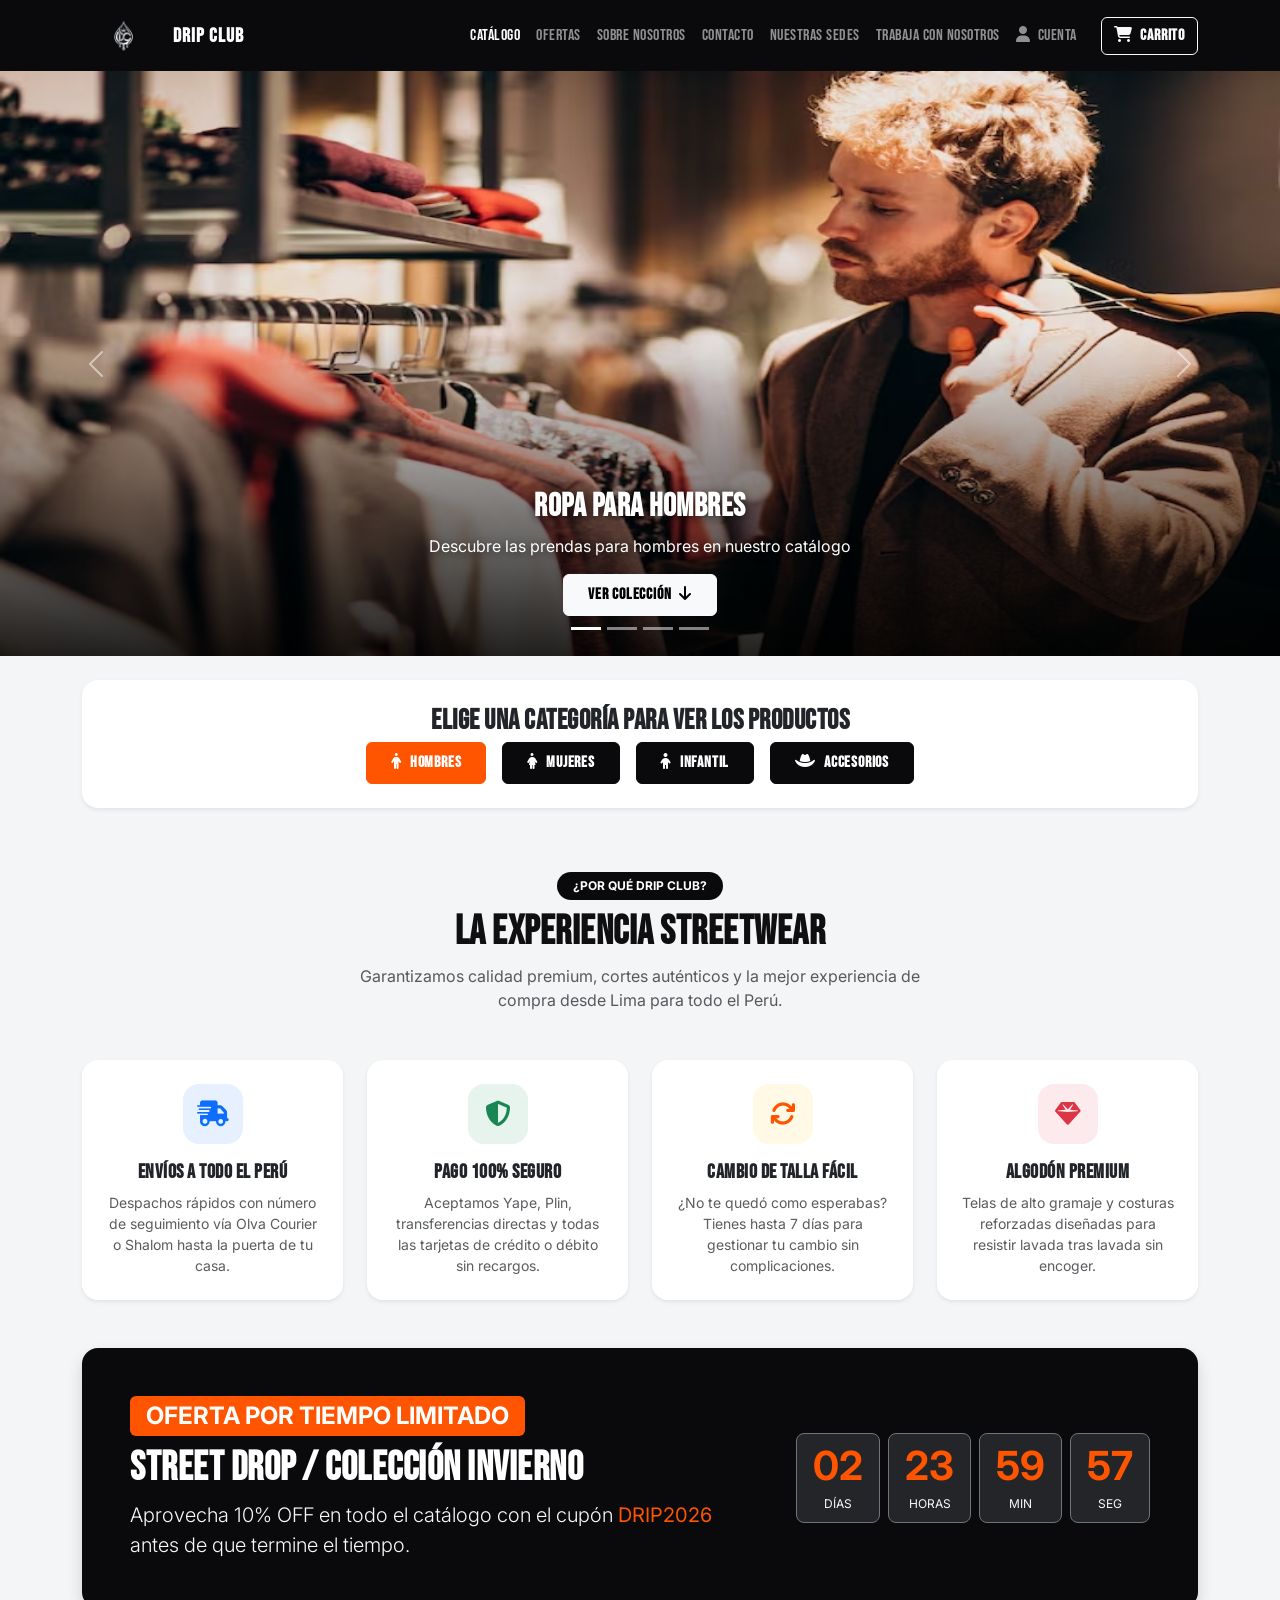
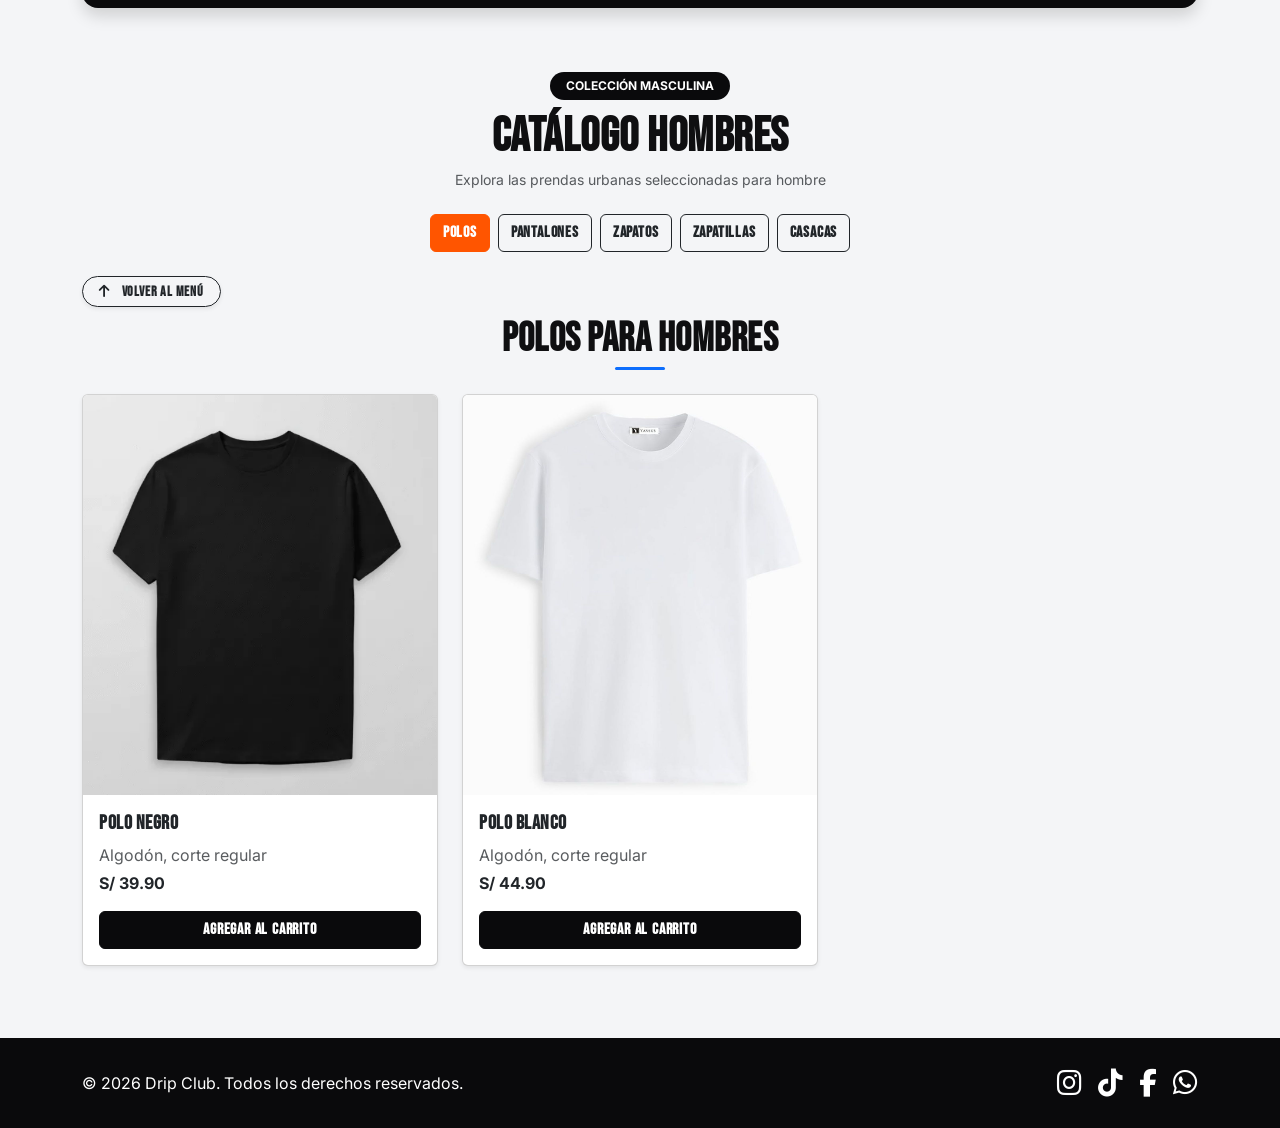
<file: index.html>
<!DOCTYPE html>
<html lang="es">

<head>
  <meta charset="UTF-8">
  <meta name="viewport" content="width=device-width, initial-scale=1.0">
  <title>Drip Club</title>
  <link href="https://cdn.jsdelivr.net/npm/bootstrap@5.3.3/dist/css/bootstrap.min.css" rel="stylesheet">
  <link href="assets/styles.css" rel="stylesheet">

  <link rel="shortcut icon" href="favicon.ico" type="image/x-icon">
</head>

<body>

  <nav class="navbar navbar-expand-lg navbar-dark bg-dark sticky-top">
    <div class="container">

      <a class="navbar-brand fw-bold d-flex align-items-center gap-2" href="index.html">
        <img src="assets/image/logo.png" alt="Logo Drip Club" height="45" class="d-inline-block">
        Drip Club</a>

      <button class="navbar-toggler" type="button" data-bs-toggle="collapse" data-bs-target="#menuPrincipal">
        <span class="navbar-toggler-icon"></span>
      </button>

      <div class="collapse navbar-collapse" id="menuPrincipal">

        <ul class="navbar-nav ms-auto mb-2 mb-lg-0">

          <li class="nav-item">
            <a class="nav-link active" href="#catalogo">Catálogo</a>
          </li>

          <li class="nav-item">
            <a class="nav-link" href="#ofertas" id="navOfertas">
              Ofertas
            </a>
          </li>

          <li class="nav-item">
            <a class="nav-link" href="assets/pages/sobreNosotros.html">
              Sobre nosotros
            </a>
          </li>

          <li class="nav-item">
            <a class="nav-link" href="assets/pages/contacto.html">
              Contacto
            </a>
          </li>

          <li class="nav-item">
            <a class="nav-link" href="assets/pages/sedes.html">
              Nuestras Sedes
            </a>
          </li>

          <li class="nav-item">
            <a class="nav-link" href="assets/pages/trabajaNosotros.html">
              Trabaja con nosotros
            </a>
          </li>

          <!-- Opción Cuenta: abre el modal de inicio de sesión / registro -->
          <li class="nav-item">
            <a class="nav-link" href="#" id="navCuenta" data-bs-toggle="modal" data-bs-target="#modalCuenta">
              <i class="fa-solid fa-user me-1"></i>
              Cuenta
            </a>
          </li>

        </ul>

        <button class="btn btn-outline-light ms-lg-3" type="button" id="btnAbrirCarrito" data-bs-toggle="offcanvas"
          data-bs-target="#offcanvasCarrito" aria-controls="offcanvasCarrito">
          <i class="fa-solid fa-cart-shopping me-1"></i>
          Carrito
        </button>

      </div>
    </div>
  </nav>



  <!-- ===== CARRUSEL (banner principal) ===== -->
  <!-- data-bs-ride="carousel" hace que empiece a moverse solo, automáticamente -->
  <div id="carruselPrincipal" class="carousel slide" data-bs-ride="carousel" data-bs-interval="4000">

    <!-- Los puntitos (indicadores). Cada botón apunta a un slide distinto
         mediante data-bs-slide-to (0, 1, 2...) -->
    <div class="carousel-indicators">
      <button type="button" data-bs-target="#carruselPrincipal" data-bs-slide-to="0" class="active" aria-current="true"
        aria-label="Slide 1"></button>
      <button type="button" data-bs-target="#carruselPrincipal" data-bs-slide-to="1" aria-label="Slide 2"></button>
      <button type="button" data-bs-target="#carruselPrincipal" data-bs-slide-to="2" aria-label="Slide 3"></button>
      <button type="button" data-bs-target="#carruselPrincipal" data-bs-slide-to="3" aria-label="Slide 4"></button>
    </div>

    <!-- Las diapositivas -->
    <div class="carousel-inner">

      <div class="carousel-item active cursor-pointer" onclick="irACategoria('hombres')">
        <img src="assets/image/ropa-hombres-banner2.jpg" class="d-block w-100 imagen-carrousel" alt="Ropa para Hombres">
        <div class="carousel-caption d-block">
          <h2 class="fw-bold fs-2 fs-md-1 mb-2">Ropa para Hombres</h2>
          <p class="mb-3 d-none d-sm-block fs-6 fs-md-5">Descubre las prendas para hombres en nuestro catálogo</p>
          <button class="btn btn-light fw-bold py-2 px-4">Ver Colección <i
              class="fa-solid fa-arrow-down ms-1"></i></button>
        </div>
      </div>

      <div class="carousel-item cursor-pointer" onclick="irACategoria('mujeres')">
        <img src="assets/image/ropa-mujeres-banner.webp" class="d-block w-100 imagen-carrousel" alt="Ropa para Mujeres">
        <div class="carousel-caption d-block">
          <h2 class="fw-bold fs-2 fs-md-1 mb-2">Ropa para Mujeres</h2>
          <p class="mb-3 d-none d-sm-block fs-6 fs-md-5">Descubre las prendas para mujeres en nuestro catálogo</p>
          <button class="btn btn-light fw-bold py-2 px-4">Ver Colección <i
              class="fa-solid fa-arrow-down ms-1"></i></button>
        </div>
      </div>

      <div class="carousel-item cursor-pointer" onclick="irACategoria('infantil')">
        <img src="assets/image/ropa-niños-banner.webp" class="d-block w-100 imagen-carrousel" alt="Ropa para Niños">
        <div class="carousel-caption d-block">
          <h2 class="fw-bold fs-2 fs-md-1 mb-2">Ropa para Niños</h2>
          <p class="mb-3 d-none d-sm-block fs-6 fs-md-5">Descubre las prendas para niños en nuestro catálogo</p>
          <button class="btn btn-light fw-bold py-2 px-4">Ver Colección <i
              class="fa-solid fa-arrow-down ms-1"></i></button>
        </div>
      </div>

      <div class="carousel-item cursor-pointer" onclick="irACategoria('accesorios')">
        <img src="assets/image/ropa-accesorios-banner.jpg" class="d-block w-100 imagen-carrousel" alt="Accesorios">
        <div class="carousel-caption d-block">
          <h2 class="fw-bold fs-2 fs-md-1 mb-2">Accesorios</h2>
          <p class="mb-3 d-none d-sm-block fs-6 fs-md-5">Descubre nuestra colección de accesorios únicos</p>
          <button class="btn btn-light fw-bold py-2 px-4">Ver Colección <i
              class="fa-solid fa-arrow-down ms-1"></i></button>
        </div>
      </div>

    </div>

    <!-- Las flechas (controles) para pasar de slide manualmente -->
    <button class="carousel-control-prev" type="button" data-bs-target="#carruselPrincipal" data-bs-slide="prev">
      <span class="carousel-control-prev-icon" aria-hidden="true"></span>
      <span class="visually-hidden">Anterior</span>
    </button>
    <button class="carousel-control-next" type="button" data-bs-target="#carruselPrincipal" data-bs-slide="next">
      <span class="carousel-control-next-icon" aria-hidden="true"></span>
      <span class="visually-hidden">Siguiente</span>
    </button>

  </div>

  <!-- ===== MENÚ DE CATEGORÍAS (DEBAJO DEL CARRUSEL) ===== -->
  <section id="menu-categorias" class="container my-4">
    <div class="card border-0 rounded-4 shadow-sm p-4 bg-white text-center">
      <h2 class="fw-bold h3 mb-1">Elige una categoría para ver los productos</h2>

      <div class="nav nav-pills justify-content-center gap-2 gap-md-3" id="categorias" role="tablist">
        <button class="btn btn-dark px-3 px-md-4 py-2 active" data-bs-toggle="pill" data-bs-target="#hombres"
          type="button">
          <i class="fa-solid fa-person me-2"></i>Hombres
        </button>

        <button class="btn btn-dark px-3 px-md-4 py-2" data-bs-toggle="pill" data-bs-target="#mujeres" type="button">
          <i class="fa-solid fa-person-dress me-2"></i>Mujeres
        </button>

        <button class="btn btn-dark px-3 px-md-4 py-2" data-bs-toggle="pill" data-bs-target="#infantil" type="button">
          <i class="fa-solid fa-child me-2"></i>Infantil
        </button>

        <button class="btn btn-dark px-3 px-md-4 py-2" data-bs-toggle="pill" data-bs-target="#accesorios" type="button">
          <i class="fa-solid fa-hat-cowboy me-2"></i>Accesorios
        </button>
      </div>
    </div>
  </section>






  <!-- ===== EXPERIENCIA Y BENEFICIOS DRIP CLUB ===== -->
  <section class="container my-5 py-3">
    <div class="text-center mb-5">
      <span class="badge bg-dark px-3 py-2 text-uppercase mb-2 rounded-pill">¿Por qué Drip Club?</span>
      <h2 class="fw-bold display-6">La Experiencia Streetwear</h2>
      <p class="text-muted mx-auto" style="max-width: 600px;">
        Garantizamos calidad premium, cortes auténticos y la mejor experiencia de compra desde Lima para todo el Perú.
      </p>
    </div>

    <div class="row g-4">

      <!-- Beneficio 1 -->
      <div class="col-12 col-sm-6 col-lg-3">
        <div class="card card-beneficio h-100 border-0 shadow-sm rounded-4 p-4 text-center bg-white">
          <div class="icon-box bg-primary bg-opacity-10 text-primary mx-auto mb-3">
            <i class="fa-solid fa-truck-fast"></i>
          </div>
          <h5 class="fw-bold mb-2">Envíos a Todo el Perú</h5>
          <p class="text-muted small mb-0">
            Despachos rápidos con número de seguimiento vía Olva Courier o Shalom hasta la puerta de tu casa.
          </p>
        </div>
      </div>

      <!-- Beneficio 2 -->
      <div class="col-12 col-sm-6 col-lg-3">
        <div class="card card-beneficio h-100 border-0 shadow-sm rounded-4 p-4 text-center bg-white">
          <div class="icon-box bg-success bg-opacity-10 text-success mx-auto mb-3">
            <i class="fa-solid fa-shield-halved"></i>
          </div>
          <h5 class="fw-bold mb-2">Pago 100% Seguro</h5>
          <p class="text-muted small mb-0">
            Aceptamos Yape, Plin, transferencias directas y todas las tarjetas de crédito o débito sin recargos.
          </p>
        </div>
      </div>

      <!-- Beneficio 3 -->
      <div class="col-12 col-sm-6 col-lg-3">
        <div class="card card-beneficio h-100 border-0 shadow-sm rounded-4 p-4 text-center bg-white">
          <div class="icon-box bg-warning bg-opacity-10 text-warning mx-auto mb-3">
            <i class="fa-solid fa-arrows-rotate"></i>
          </div>
          <h5 class="fw-bold mb-2">Cambio de Talla Fácil</h5>
          <p class="text-muted small mb-0">
            ¿No te quedó como esperabas? Tienes hasta 7 días para gestionar tu cambio sin complicaciones.
          </p>
        </div>
      </div>

      <!-- Beneficio 4 -->
      <div class="col-12 col-sm-6 col-lg-3">
        <div class="card card-beneficio h-100 border-0 shadow-sm rounded-4 p-4 text-center bg-white">
          <div class="icon-box bg-danger bg-opacity-10 text-danger mx-auto mb-3">
            <i class="fa-solid fa-gem"></i>
          </div>
          <h5 class="fw-bold mb-2">Algodón Premium</h5>
          <p class="text-muted small mb-0">
            Telas de alto gramaje y costuras reforzadas diseñadas para resistir lavada tras lavada sin encoger.
          </p>
        </div>
      </div>

    </div>

    <!-- Banner Promocional con Cuenta Regresiva -->
    <div class="card border-0 rounded-4 bg-dark text-white p-4 p-md-5 mt-5 shadow">
      <div class="row align-items-center g-4 text-center text-md-start">
        <div class="col-lg-7">
          <span class="badge bg-warning text-dark fw-bold px-3 py-2 text-uppercase mb-2 fs-4">Oferta por Tiempo
            Limitado</span>
          <h3 class="fw-bold display-6 mb-2">Street Drop / Colección Invierno</h3>
          <p class="text-light lead mb-0">
            Aprovecha 10% OFF en todo el catálogo con el cupón <strong class="text-warning">DRIP2026</strong> antes de
            que termine el tiempo.
          </p>
        </div>
        <div class="col-lg-5">
          <!-- Temporizador Digital -->
          <div class="d-flex justify-content-center justify-content-lg-end gap-2 text-center">
            <div class="bg-secondary bg-opacity-25 border border-secondary rounded-3 p-2 px-3">
              <span id="cuentaDias" class="d-block display-6 fw-bold text-warning">02</span>
              <small class="text-uppercase text-light" style="font-size: 0.75rem;">Días</small>
            </div>
            <div class="bg-secondary bg-opacity-25 border border-secondary rounded-3 p-2 px-3">
              <span id="cuentaHoras" class="d-block display-6 fw-bold text-warning">14</span>
              <small class="text-uppercase text-light" style="font-size: 0.75rem;">Horas</small>
            </div>
            <div class="bg-secondary bg-opacity-25 border border-secondary rounded-3 p-2 px-3">
              <span id="cuentaMinutos" class="d-block display-6 fw-bold text-warning">38</span>
              <small class="text-uppercase text-light" style="font-size: 0.75rem;">Min</small>
            </div>
            <div class="bg-secondary bg-opacity-25 border border-secondary rounded-3 p-2 px-3">
              <span id="cuentaSegundos" class="d-block display-6 fw-bold text-warning">45</span>
              <small class="text-uppercase text-light" style="font-size: 0.75rem;">Seg</small>
            </div>
          </div>
        </div>
      </div>
    </div>
  </section>

  <!-- ===== SECCIÓN OFERTAS ===== -->
  <section id="ofertas" class="container my-5 d-none">

    <div class="text-center mb-4">

      <span class="badge bg-warning px-3 py-2 text-uppercase mb-2 rounded-pill">
        Descuentos
      </span>

      <h2 class="fw-bold display-5 mb-1">
        Ofertas Drip Club
      </h2>

      <p class="text-muted">
        Aprovecha nuestros productos seleccionados con precios especiales
      </p>

    </div>

    <!-- Aquí JavaScript colocará automáticamente los productos en oferta -->
    <div class="row g-4" id="productosOfertas">
    </div>

  </section>





  <!-- ===== CATÁLOGO DE PRODUCTOS (GRILLA) ===== -->
  <div id="catalogo"></div>




  <!-- ===== CONTENIDO DE CATEGORÍAS ===== -->
  <div class="container mb-5 pb-4">
    <div class="tab-content">


      <!-- ================================================== -->
      <!-- HOMBRES -->
      <!-- ================================================== -->

      <div class="tab-pane fade show active" id="hombres">

        <!-- TÍTULO PRINCIPAL DE LA CATEGORÍA -->
        <div class="text-center mb-4">
          <span class="badge bg-dark px-3 py-2 text-uppercase mb-2 rounded-pill">Colección Masculina</span>
          <h2 class="fw-bold display-5 mb-1">Catálogo Hombres</h2>
          <p class="text-muted small">Explora las prendas urbanas seleccionadas para hombre</p>
        </div>

        <!-- SUBCATEGORÍAS -->

        <div class="nav nav-pills justify-content-center gap-2 flex-wrap mb-4">

          <button class="btn btn-outline-dark active" data-bs-toggle="pill" data-bs-target="#hombre-polos"
            type="button">
            Polos
          </button>

          <button class="btn btn-outline-dark" data-bs-toggle="pill" data-bs-target="#hombre-pantalones" type="button">
            Pantalones
          </button>

          <button class="btn btn-outline-dark" data-bs-toggle="pill" data-bs-target="#hombre-zapatos" type="button">
            Zapatos
          </button>

          <button class="btn btn-outline-dark" data-bs-toggle="pill" data-bs-target="#hombre-zapatillas" type="button">
            Zapatillas
          </button>

          <button class="btn btn-outline-dark" data-bs-toggle="pill" data-bs-target="#hombre-casacas" type="button">
            Casacas
          </button>

        </div>


        <div class="tab-content">


          <!-- POLOS HOMBRE -->

          <div class="tab-pane fade show active" id="hombre-polos">

            <!-- Cabecera con botón volver a la izquierda y título en el centro -->
            <div class="mb-4">
              <div class="text-start mb-2">
                <a href="#menu-categorias" class="btn btn-outline-dark btn-sm rounded-pill px-3 fw-bold shadow-sm">
                  <i class="fa-solid fa-arrow-up me-2"></i> Volver al menú
                </a>
              </div>
              <div class="text-center">
                <h2 class="fw-bold display-6 mb-1">Polos para Hombres</h2>
                <div class="bg-primary mx-auto rounded-pill" style="width: 50px; height: 3px;"></div>
              </div>
            </div>

            <div class="row g-4">

              <div class="col-12 col-sm-6 col-md-4 producto" data-oferta="true" data-precio-oferta="29.90">
                <div class="card h-100 shadow-sm">

                  <img src="assets/image/polo-negro-basico-unisex-1-600x750.png.webp"
                    class="card-img-top imagen-producto" alt="Polo negro">

                  <div class="card-body d-flex flex-column">

                    <h5 class="card-title">Polo Negro</h5>

                    <p class="card-text text-muted mb-1">
                      Algodón, corte regular
                    </p>

                    <p class="fw-bold mb-3">S/ 39.90</p>

                    <button class="btn btn-dark mt-auto btn-agregar-carrito">
                      Agregar al carrito
                    </button>

                  </div>
                </div>
              </div>


              <div class="col-12 col-sm-6 col-md-4">
                <div class="card h-100 shadow-sm">

                  <img src="assets/image/w=1500,h=1500,fit=cover.jpg" class="card-img-top imagen-producto"
                    alt="Polo negro">

                  <div class="card-body d-flex flex-column">

                    <h5 class="card-title">Polo Blanco</h5>

                    <p class="card-text text-muted mb-1">
                      Algodón, corte regular
                    </p>

                    <p class="fw-bold mb-3">S/ 44.90</p>

                    <button class="btn btn-dark mt-auto btn-agregar-carrito">
                      Agregar al carrito
                    </button>

                  </div>
                </div>
              </div>

            </div>
          </div>


          <!-- PANTALONES HOMBRE -->
          <div class="tab-pane fade" id="hombre-pantalones">

            <!-- Cabecera con botón volver a la izquierda y título en el centro -->
            <div class="mb-4">
              <div class="text-start mb-2">
                <a href="#menu-categorias" class="btn btn-outline-dark btn-sm rounded-pill px-3 fw-bold shadow-sm">
                  <i class="fa-solid fa-arrow-up me-2"></i> Volver al menú
                </a>
              </div>
              <div class="text-center">
                <h2 class="fw-bold display-6 mb-1">Pantalones para Hombres</h2>
                <div class="bg-primary mx-auto rounded-pill" style="width: 50px; height: 3px;"></div>
              </div>
            </div>

            <div class="row g-4">

              <div class="col-12 col-sm-6 col-md-4">
                <div class="card h-100 shadow-sm">

                  <img src="assets/image/715720_gp00_6_1.webp" class="card-img-top imagen-producto"
                    alt="Pantalón straight">

                  <div class="card-body d-flex flex-column">

                    <h5 class="card-title">Pantalón Straight</h5>

                    <p class="card-text text-muted mb-1">
                      Corte recto para hombre
                    </p>

                    <p class="fw-bold mb-3">S/ 89.90</p>

                    <button class="btn btn-dark mt-auto btn-agregar-carrito">
                      Agregar al carrito
                    </button>

                  </div>
                </div>
              </div>


              <div class="col-12 col-sm-6 col-md-4">
                <div class="card h-100 shadow-sm">

                  <img src="assets/image/20535148.webp" class="card-img-top imagen-producto" alt="Pantalón jogger">

                  <div class="card-body d-flex flex-column">

                    <h5 class="card-title">Pantalón Jogger</h5>

                    <p class="card-text text-muted mb-1">
                      Cómodo y urbano
                    </p>

                    <p class="fw-bold mb-3">S/ 79.90</p>

                    <button class="btn btn-dark mt-auto btn-agregar-carrito">
                      Agregar al carrito
                    </button>

                  </div>
                </div>
              </div>


              <div class="col-12 col-sm-6 col-md-4">
                <div class="card h-100 shadow-sm">

                  <img src="assets/image/pantalonchino.webp" class="card-img-top imagen-producto" alt="Jogger negro">

                  <div class="card-body d-flex flex-column">

                    <h5 class="card-title">Pantalón Chino</h5>

                    <p class="card-text text-muted mb-1">
                      Diseño urbano
                    </p>

                    <p class="fw-bold mb-3">S/ 84.90</p>

                    <button class="btn btn-dark mt-auto btn-agregar-carrito">
                      Agregar al carrito
                    </button>

                  </div>
                </div>
              </div>

            </div>
          </div>


          <!-- ZAPATOS HOMBRE -->
          <div class="tab-pane fade" id="hombre-zapatos">

            <!-- Cabecera con botón volver a la izquierda y título en el centro -->
            <div class="mb-4">
              <div class="text-start mb-2">
                <a href="#menu-categorias" class="btn btn-outline-dark btn-sm rounded-pill px-3 fw-bold shadow-sm">
                  <i class="fa-solid fa-arrow-up me-2"></i> Volver al menú
                </a>
              </div>
              <div class="text-center">
                <h2 class="fw-bold display-6 mb-1">Zapatos para Hombres</h2>
                <div class="bg-primary mx-auto rounded-pill" style="width: 50px; height: 3px;"></div>
              </div>
            </div>

            <div class="row g-4">

              <div class="col-12 col-sm-6 col-md-4">
                <div class="card h-100 shadow-sm">

                  <img src="assets/image/images.jpg" class="card-img-top imagen-producto" alt="Zapato marrón">

                  <div class="card-body d-flex flex-column">

                    <h5 class="card-title">Zapato Marrón</h5>

                    <p class="card-text text-muted mb-1">
                      Diseño elegante
                    </p>

                    <p class="fw-bold mb-3">S/ 139.90</p>

                    <button class="btn btn-dark mt-auto btn-agregar-carrito">
                      Agregar al carrito
                    </button>

                  </div>
                </div>
              </div>


              <div class="col-12 col-sm-6 col-md-4">
                <div class="card h-100 shadow-sm">

                  <img src="assets/image/black-leather-formal-shoes-isolated-260nw-2455182389.webp"
                    class="card-img-top imagen-producto" alt="Zapato negro">

                  <div class="card-body d-flex flex-column">

                    <h5 class="card-title">Zapato Negro</h5>

                    <p class="card-text text-muted mb-1">
                      Diseño formal
                    </p>

                    <p class="fw-bold mb-3">S/ 149.90</p>

                    <button class="btn btn-dark mt-auto btn-agregar-carrito">
                      Agregar al carrito
                    </button>

                  </div>
                </div>
              </div>

            </div>
          </div>


          <!-- ZAPATILLAS HOMBRE -->
          <div class="tab-pane fade" id="hombre-zapatillas">

            <!-- Cabecera con botón volver a la izquierda y título en el centro -->
            <div class="mb-4">
              <div class="text-start mb-2">
                <a href="#menu-categorias" class="btn btn-outline-dark btn-sm rounded-pill px-3 fw-bold shadow-sm">
                  <i class="fa-solid fa-arrow-up me-2"></i> Volver al menú
                </a>
              </div>
              <div class="text-center">
                <h2 class="fw-bold display-6 mb-1">Zapatillas para Hombres</h2>
                <div class="bg-primary mx-auto rounded-pill" style="width: 50px; height: 3px;"></div>
              </div>
            </div>

            <div class="row g-4">

              <div class="col-12 col-sm-6 col-md-4">
                <div class="card h-100 shadow-sm">

                  <img src="assets/image/Zapatillasrunning.jpg" class="card-img-top imagen-producto"
                    alt="Zapatilla running">

                  <div class="card-body d-flex flex-column">

                    <h5 class="card-title">Zapatilla Running</h5>

                    <p class="card-text text-muted mb-1">
                      Cómoda para uso diario
                    </p>

                    <p class="fw-bold mb-3">S/ 149.90</p>

                    <button class="btn btn-dark mt-auto btn-agregar-carrito">
                      Agregar al carrito
                    </button>

                  </div>
                </div>
              </div>


              <div class="col-12 col-sm-6 col-md-4 producto" data-oferta="true" data-precio-oferta="109.90">
                <div class="card h-100 shadow-sm">

                  <img src="assets/image/Zapatillascasual.jpg" class="card-img-top imagen-producto"
                    alt="Zapatilla casual">

                  <div class="card-body d-flex flex-column">

                    <h5 class="card-title">Zapatilla Casual</h5>

                    <p class="card-text text-muted mb-1">
                      Diseño urbano
                    </p>

                    <p class="fw-bold mb-3">S/ 139.90</p>

                    <button class="btn btn-dark mt-auto btn-agregar-carrito">
                      Agregar al carrito
                    </button>

                  </div>
                </div>
              </div>

            </div>
          </div>


          <!-- CASACAS HOMBRE -->
          <div class="tab-pane fade" id="hombre-casacas">

            <!-- Cabecera con botón volver a la izquierda y título en el centro -->
            <div class="mb-4">
              <div class="text-start mb-2">
                <a href="#menu-categorias" class="btn btn-outline-dark btn-sm rounded-pill px-3 fw-bold shadow-sm">
                  <i class="fa-solid fa-arrow-up me-2"></i> Volver al menú
                </a>
              </div>
              <div class="text-center">
                <h2 class="fw-bold display-6 mb-1">Casacas para Hombres</h2>
                <div class="bg-primary mx-auto rounded-pill" style="width: 50px; height: 3px;"></div>
              </div>
            </div>

            <div class="row g-4">

              <div class="col-12 col-sm-6 col-md-4">
                <div class="card h-100 shadow-sm">

                  <img src="assets/image/Casaca-trucker-en-denim---Negro---H-M-PE.webp"
                    class="card-img-top imagen-producto" alt="Casaca denim">

                  <div class="card-body d-flex flex-column">

                    <h5 class="card-title">Casaca Denim</h5>

                    <p class="card-text text-muted mb-1">
                      Denim oscuro
                    </p>

                    <p class="fw-bold mb-3">S/ 129.90</p>

                    <button class="btn btn-dark mt-auto btn-agregar-carrito">
                      Agregar al carrito
                    </button>

                  </div>
                </div>
              </div>


              <div class="col-12 col-sm-6 col-md-4 producto" data-oferta="true" data-precio-oferta="129.90">
                <div class="card h-100 shadow-sm">

                  <img src="assets/image/casacapuffer.webp" class="card-img-top imagen-producto" alt="Casaca puffer">

                  <div class="card-body d-flex flex-column">

                    <h5 class="card-title">Casaca Puffer</h5>

                    <p class="card-text text-muted mb-1">
                      Ideal para invierno
                    </p>

                    <p class="fw-bold mb-3">S/ 159.90</p>

                    <button class="btn btn-dark mt-auto btn-agregar-carrito">
                      Agregar al carrito
                    </button>

                  </div>
                </div>
              </div>

            </div>
          </div>

        </div>
      </div>


      <!-- ================================================== -->
      <!-- MUJERES -->
      <!-- ================================================== -->

      <div class="tab-pane fade" id="mujeres">

        <!-- TÍTULO PRINCIPAL DE LA CATEGORÍA -->
        <div class="text-center mb-4">
          <span class="badge bg-dark px-3 py-2 text-uppercase mb-2 rounded-pill">Colección Femenina</span>
          <h2 class="fw-bold display-5 mb-1">Catálogo Mujeres</h2>
          <p class="text-muted small">Explora las prendas urbanas seleccionadas para mujer</p>
        </div>

        <div class="nav nav-pills justify-content-center gap-2 flex-wrap mb-4">

          <button class="btn btn-outline-dark active" data-bs-toggle="pill" data-bs-target="#mujer-polos" type="button">
            Polos
          </button>

          <button class="btn btn-outline-dark" data-bs-toggle="pill" data-bs-target="#mujer-blusas" type="button">
            Blusas
          </button>

          <button class="btn btn-outline-dark" data-bs-toggle="pill" data-bs-target="#mujer-pantalones" type="button">
            Pantalones
          </button>

          <button class="btn btn-outline-dark" data-bs-toggle="pill" data-bs-target="#mujer-faldas" type="button">
            Faldas
          </button>

          <button class="btn btn-outline-dark" data-bs-toggle="pill" data-bs-target="#mujer-vestidos" type="button">
            Vestidos
          </button>

          <button class="btn btn-outline-dark" data-bs-toggle="pill" data-bs-target="#mujer-tacos" type="button">
            Tacos
          </button>

          <button class="btn btn-outline-dark" data-bs-toggle="pill" data-bs-target="#mujer-zapatillas" type="button">
            Zapatillas
          </button>

          <button class="btn btn-outline-dark" data-bs-toggle="pill" data-bs-target="#mujer-casacas" type="button">
            Casacas
          </button>

        </div>


        <div class="tab-content">


          <!-- POLOS MUJER -->

          <div class="tab-pane fade show active" id="mujer-polos">

            <!-- Cabecera con botón volver a la izquierda y título en el centro -->
            <div class="mb-4">
              <div class="text-start mb-2">
                <a href="#menu-categorias" class="btn btn-outline-dark btn-sm rounded-pill px-3 fw-bold shadow-sm">
                  <i class="fa-solid fa-arrow-up me-2"></i> Volver al menú
                </a>
              </div>
              <div class="text-center">
                <h2 class="fw-bold display-6 mb-1">Polos para Mujeres</h2>
                <div class="bg-primary mx-auto rounded-pill" style="width: 50px; height: 3px;"></div>
              </div>
            </div>

            <div class="row g-4">

              <div class="col-12 col-sm-6 col-md-4">
                <div class="card h-100 shadow-sm">

                  <img src="assets/image/PM26-ROSADO.webp" class="card-img-top imagen-producto" alt="Polo camisero">

                  <div class="card-body d-flex flex-column">

                    <h5 class="card-title">Polo Camisero</h5>

                    <p class="card-text text-muted mb-1">
                      Polo casual para mujer
                    </p>

                    <p class="fw-bold mb-3">S/ 49.90</p>

                    <button class="btn btn-dark mt-auto btn-agregar-carrito">
                      Agregar al carrito
                    </button>

                  </div>
                </div>
              </div>


              <div class="col-12 col-sm-6 col-md-4">
                <div class="card h-100 shadow-sm">

                  <img src="assets/image/polomujer.jpg" class="card-img-top imagen-producto" alt="Polo manga corta">

                  <div class="card-body d-flex flex-column">

                    <h5 class="card-title">Polo Manga Corta</h5>

                    <p class="card-text text-muted mb-1">
                      Diseño casual
                    </p>

                    <p class="fw-bold mb-3">S/ 39.90</p>

                    <button class="btn btn-dark mt-auto btn-agregar-carrito">
                      Agregar al carrito
                    </button>

                  </div>
                </div>
              </div>

            </div>
          </div>


          <!-- BLUSAS MUJER -->

          <div class="tab-pane fade" id="mujer-blusas">

            <!-- Cabecera con botón volver a la izquierda y título en el centro -->
            <div class="mb-4">
              <div class="text-start mb-2">
                <a href="#menu-categorias" class="btn btn-outline-dark btn-sm rounded-pill px-3 fw-bold shadow-sm">
                  <i class="fa-solid fa-arrow-up me-2"></i> Volver al menú
                </a>
              </div>
              <div class="text-center">
                <h2 class="fw-bold display-6 mb-1">Blusas para Mujeres</h2>
                <div class="bg-primary mx-auto rounded-pill" style="width: 50px; height: 3px;"></div>
              </div>
            </div>

            <div class="row g-4">

              <div class="col-12 col-sm-6 col-md-4">
                <div class="card h-100 shadow-sm">

                  <img src="assets/image/boleromujer.jpg" class="card-img-top imagen-producto" alt="Blusa bolero">

                  <div class="card-body d-flex flex-column">

                    <h5 class="card-title">Blusa Bolero</h5>

                    <p class="card-text text-muted mb-1">
                      Blusa elegante y fresca
                    </p>

                    <p class="fw-bold mb-3">S/ 69.90</p>

                    <button class="btn btn-dark mt-auto btn-agregar-carrito">
                      Agregar al carrito
                    </button>

                  </div>
                </div>
              </div>


              <div class="col-12 col-sm-6 col-md-4">
                <div class="card h-100 shadow-sm">

                  <img src="assets/image/blusamangalarga.webp" class="card-img-top imagen-producto"
                    alt="Blusa manga larga">

                  <div class="card-body d-flex flex-column">

                    <h5 class="card-title">Blusa Manga Larga</h5>

                    <p class="card-text text-muted mb-1">
                      Diseño casual
                    </p>

                    <p class="fw-bold mb-3">S/ 74.90</p>

                    <button class="btn btn-dark mt-auto btn-agregar-carrito">
                      Agregar al carrito
                    </button>

                  </div>
                </div>
              </div>

            </div>
          </div>

          <!-- PANTALONES MUJER -->
          <div class="tab-pane fade" id="mujer-pantalones">

            <!-- Cabecera con botón volver a la izquierda y título en el centro -->
            <div class="mb-4">
              <div class="text-start mb-2">
                <a href="#menu-categorias" class="btn btn-outline-dark btn-sm rounded-pill px-3 fw-bold shadow-sm">
                  <i class="fa-solid fa-arrow-up me-2"></i> Volver al menú
                </a>
              </div>
              <div class="text-center">
                <h2 class="fw-bold display-6 mb-1">Pantalones para Mujeres</h2>
                <div class="bg-primary mx-auto rounded-pill" style="width: 50px; height: 3px;"></div>
              </div>
            </div>

            <div class="row g-4">

              <div class="col-12 col-sm-6 col-md-4">
                <div class="card h-100 shadow-sm">

                  <img src="assets/image/jeanazulmujer.webp" class="card-img-top imagen-producto" alt="Jean mujer">

                  <div class="card-body d-flex flex-column">

                    <h5 class="card-title">Jean Mujer</h5>

                    <p class="card-text text-muted mb-1">
                      Jean azul clásico
                    </p>

                    <p class="fw-bold mb-3">S/ 99.90</p>

                    <button class="btn btn-dark mt-auto btn-agregar-carrito">
                      Agregar al carrito
                    </button>

                  </div>
                </div>
              </div>


              <div class="col-12 col-sm-6 col-md-4">
                <div class="card h-100 shadow-sm">

                  <img src="assets/image/legginsnegro.avif" class="card-img-top imagen-producto" alt="Leggin mujer">

                  <div class="card-body d-flex flex-column">

                    <h5 class="card-title">Leggin Negro</h5>

                    <p class="card-text text-muted mb-1">
                      Cómodo y flexible
                    </p>

                    <p class="fw-bold mb-3">S/ 59.90</p>

                    <button class="btn btn-dark mt-auto btn-agregar-carrito">
                      Agregar al carrito
                    </button>

                  </div>
                </div>
              </div>


              <div class="col-12 col-sm-6 col-md-4">
                <div class="card h-100 shadow-sm">

                  <img src="assets/image/joggerdeportivo.webp" class="card-img-top imagen-producto" alt="Jogger mujer">

                  <div class="card-body d-flex flex-column">

                    <h5 class="card-title">Jogger deportivo</h5>

                    <p class="card-text text-muted mb-1">
                      Diseño casual
                    </p>

                    <p class="fw-bold mb-3">S/ 79.90</p>

                    <button class="btn btn-dark mt-auto btn-agregar-carrito">
                      Agregar al carrito
                    </button>

                  </div>
                </div>
              </div>

            </div>
          </div>


          <!-- FALDAS MUJER -->
          <div class="tab-pane fade" id="mujer-faldas">

            <!-- Cabecera con botón volver a la izquierda y título en el centro -->
            <div class="mb-4">
              <div class="text-start mb-2">
                <a href="#menu-categorias" class="btn btn-outline-dark btn-sm rounded-pill px-3 fw-bold shadow-sm">
                  <i class="fa-solid fa-arrow-up me-2"></i> Volver al menú
                </a>
              </div>
              <div class="text-center">
                <h2 class="fw-bold display-6 mb-1">Faldas para Mujeres</h2>
                <div class="bg-primary mx-auto rounded-pill" style="width: 50px; height: 3px;"></div>
              </div>
            </div>

            <div class="row g-4">

              <div class="col-12 col-sm-6 col-md-4">
                <div class="card h-100 shadow-sm">

                  <img src="assets/image/faldacorta.jpg" class="card-img-top imagen-producto" alt="Falda corta">

                  <div class="card-body d-flex flex-column">

                    <h5 class="card-title">Falda Corta</h5>

                    <p class="card-text text-muted mb-1">
                      Diseño moderno
                    </p>

                    <p class="fw-bold mb-3">S/ 59.90</p>

                    <button class="btn btn-dark mt-auto btn-agregar-carrito">
                      Agregar al carrito
                    </button>

                  </div>
                </div>
              </div>


              <div class="col-12 col-sm-6 col-md-4">
                <div class="card h-100 shadow-sm">

                  <img src="assets/image/faldalarga.jpg" class="card-img-top imagen-producto" alt="Falda larga">

                  <div class="card-body d-flex flex-column">

                    <h5 class="card-title">Falda Larga</h5>

                    <p class="card-text text-muted mb-1">
                      Falda elegante
                    </p>

                    <p class="fw-bold mb-3">S/ 79.90</p>

                    <button class="btn btn-dark mt-auto btn-agregar-carrito">
                      Agregar al carrito
                    </button>

                  </div>
                </div>
              </div>

            </div>
          </div>


          <!-- VESTIDOS MUJER -->
          <div class="tab-pane fade" id="mujer-vestidos">

            <!-- Cabecera con botón volver a la izquierda y título en el centro -->
            <div class="mb-4">
              <div class="text-start mb-2">
                <a href="#menu-categorias" class="btn btn-outline-dark btn-sm rounded-pill px-3 fw-bold shadow-sm">
                  <i class="fa-solid fa-arrow-up me-2"></i> Volver al menú
                </a>
              </div>
              <div class="text-center">
                <h2 class="fw-bold display-6 mb-1">Vestidos para Mujeres</h2>
                <div class="bg-primary mx-auto rounded-pill" style="width: 50px; height: 3px;"></div>
              </div>
            </div>

            <div class="row g-4">

              <div class="col-12 col-sm-6 col-md-4">
                <div class="card h-100 shadow-sm">

                  <img src="assets/image/vestidoelegante.avif" class="card-img-top imagen-producto"
                    alt="Vestido elegante">

                  <div class="card-body d-flex flex-column">

                    <h5 class="card-title">Vestido Elegante</h5>

                    <p class="card-text text-muted mb-1">
                      Ideal para ocasiones especiales
                    </p>

                    <p class="fw-bold mb-3">S/ 139.90</p>

                    <button class="btn btn-dark mt-auto btn-agregar-carrito">
                      Agregar al carrito
                    </button>

                  </div>
                </div>
              </div>


              <div class="col-12 col-sm-6 col-md-4">
                <div class="card h-100 shadow-sm">

                  <img src="assets/image/vestidomangacorta.webp" class="card-img-top imagen-producto"
                    alt="Vestido manga corta">

                  <div class="card-body d-flex flex-column">

                    <h5 class="card-title">Vestido Manga Corta</h5>

                    <p class="card-text text-muted mb-1">
                      Diseño fresco y casual
                    </p>

                    <p class="fw-bold mb-3">S/ 109.90</p>

                    <button class="btn btn-dark mt-auto btn-agregar-carrito">
                      Agregar al carrito
                    </button>

                  </div>
                </div>
              </div>

            </div>
          </div>


          <!-- TACOS MUJER -->
          <div class="tab-pane fade" id="mujer-tacos">

            <!-- Cabecera con botón volver a la izquierda y título en el centro -->
            <div class="mb-4">
              <div class="text-start mb-2">
                <a href="#menu-categorias" class="btn btn-outline-dark btn-sm rounded-pill px-3 fw-bold shadow-sm">
                  <i class="fa-solid fa-arrow-up me-2"></i> Volver al menú
                </a>
              </div>
              <div class="text-center">
                <h2 class="fw-bold display-6 mb-1">Tacos para Mujeres</h2>
                <div class="bg-primary mx-auto rounded-pill" style="width: 50px; height: 3px;"></div>
              </div>
            </div>

            <div class="row g-4">

              <div class="col-12 col-sm-6 col-md-4">
                <div class="card h-100 shadow-sm">

                  <img src="assets/image/zapatosreina.jpg" class="card-img-top imagen-producto" alt="Tacos reina">

                  <div class="card-body d-flex flex-column">

                    <h5 class="card-title">Tacos Reina</h5>

                    <p class="card-text text-muted mb-1">
                      Taco clásico
                    </p>

                    <p class="fw-bold mb-3">S/ 129.90</p>

                    <button class="btn btn-dark mt-auto btn-agregar-carrito">
                      Agregar al carrito
                    </button>

                  </div>
                </div>
              </div>


              <div class="col-12 col-sm-6 col-md-4">
                <div class="card h-100 shadow-sm">

                  <img src="assets/image/zapatosconcorrea.webp" class="card-img-top imagen-producto"
                    alt="Tacos con correa">

                  <div class="card-body d-flex flex-column">

                    <h5 class="card-title">Tacos con Correa</h5>

                    <p class="card-text text-muted mb-1">
                      Diseño elegante
                    </p>

                    <p class="fw-bold mb-3">S/ 119.90</p>

                    <button class="btn btn-dark mt-auto btn-agregar-carrito">
                      Agregar al carrito
                    </button>

                  </div>
                </div>
              </div>

            </div>
          </div>


          <!-- ZAPATILLAS MUJER -->
          <div class="tab-pane fade" id="mujer-zapatillas">

            <!-- Cabecera con botón volver a la izquierda y título en el centro -->
            <div class="mb-4">
              <div class="text-start mb-2">
                <a href="#menu-categorias" class="btn btn-outline-dark btn-sm rounded-pill px-3 fw-bold shadow-sm">
                  <i class="fa-solid fa-arrow-up me-2"></i> Volver al menú
                </a>
              </div>
              <div class="text-center">
                <h2 class="fw-bold display-6 mb-1">Zapatillas para Mujeres</h2>
                <div class="bg-primary mx-auto rounded-pill" style="width: 50px; height: 3px;"></div>
              </div>
            </div>

            <div class="row g-4">

              <div class="col-12 col-sm-6 col-md-4">
                <div class="card h-100 shadow-sm">

                  <img src="assets/image/zapatillasmujerblanca.jpg" class="card-img-top imagen-producto"
                    alt="Zapatilla blanca">

                  <div class="card-body d-flex flex-column">

                    <h5 class="card-title">Zapatilla Blanca</h5>

                    <p class="card-text text-muted mb-1">
                      Diseño minimalista
                    </p>

                    <p class="fw-bold mb-3">S/ 129.90</p>

                    <button class="btn btn-dark mt-auto btn-agregar-carrito">
                      Agregar al carrito
                    </button>

                  </div>
                </div>
              </div>


              <div class="col-12 col-sm-6 col-md-4">
                <div class="card h-100 shadow-sm">

                  <img src="assets/image/zapatillasmujercasual.jpg" class="card-img-top imagen-producto"
                    alt="Zapatilla casual">

                  <div class="card-body d-flex flex-column">

                    <h5 class="card-title">Zapatilla Casual</h5>

                    <p class="card-text text-muted mb-1">
                      Cómoda para uso diario
                    </p>

                    <p class="fw-bold mb-3">S/ 119.90</p>

                    <button class="btn btn-dark mt-auto btn-agregar-carrito">
                      Agregar al carrito
                    </button>

                  </div>
                </div>
              </div>

            </div>
          </div>


          <!-- CASACAS MUJER -->
          <div class="tab-pane fade" id="mujer-casacas">

            <!-- Cabecera con botón volver a la izquierda y título en el centro -->
            <div class="mb-4">
              <div class="text-start mb-2">
                <a href="#menu-categorias" class="btn btn-outline-dark btn-sm rounded-pill px-3 fw-bold shadow-sm">
                  <i class="fa-solid fa-arrow-up me-2"></i> Volver al menú
                </a>
              </div>
              <div class="text-center">
                <h2 class="fw-bold display-6 mb-1">Casacas para Mujeres</h2>
                <div class="bg-primary mx-auto rounded-pill" style="width: 50px; height: 3px;"></div>
              </div>
            </div>

            <div class="row g-4">

              <div class="col-12 col-sm-6 col-md-4">
                <div class="card h-100 shadow-sm">

                  <img src="assets/image/casacadeplumas.jpg" class="card-img-top imagen-producto" alt="Casaca plumas">

                  <div class="card-body d-flex flex-column">

                    <h5 class="card-title">Casaca Plumas</h5>

                    <p class="card-text text-muted mb-1">
                      Abrigo ligero
                    </p>

                    <p class="fw-bold mb-3">S/ 159.90</p>

                    <button class="btn btn-dark mt-auto btn-agregar-carrito">
                      Agregar al carrito
                    </button>

                  </div>
                </div>
              </div>


              <div class="col-12 col-sm-6 col-md-4">
                <div class="card h-100 shadow-sm">

                  <img src="assets/image/casacasuede.webp" class="card-img-top imagen-producto" alt="Casaca suede">

                  <div class="card-body d-flex flex-column">

                    <h5 class="card-title">Casaca Suede</h5>

                    <p class="card-text text-muted mb-1">
                      Diseño moderno
                    </p>

                    <p class="fw-bold mb-3">S/ 149.90</p>

                    <button class="btn btn-dark mt-auto btn-agregar-carrito">
                      Agregar al carrito
                    </button>

                  </div>
                </div>
              </div>

            </div>
          </div>

        </div>
      </div>


      <!-- ================================================== -->
      <!-- INFANTIL -->
      <!-- ================================================== -->

      <div class="tab-pane fade" id="infantil">

        <!-- TÍTULO PRINCIPAL DE LA CATEGORÍA -->
        <div class="text-center mb-4">
          <span class="badge bg-dark px-3 py-2 text-uppercase mb-2 rounded-pill">Colección Infantil</span>
          <h2 class="fw-bold display-5 mb-1">Catálogo Infantil</h2>
          <p class="text-muted small">Moda urbana cómoda y con estilo para niños y niñas</p>
        </div>

        <!-- SUBCATEGORÍAS INFANTIL -->

        <div class="nav nav-pills justify-content-center gap-2 flex-wrap mb-4">

          <button class="btn btn-outline-dark active" data-bs-toggle="pill" data-bs-target="#infantil-polos"
            type="button">
            Polos
          </button>

          <button class="btn btn-outline-dark" data-bs-toggle="pill" data-bs-target="#infantil-pantalones"
            type="button">
            Pantalones
          </button>

          <button class="btn btn-outline-dark" data-bs-toggle="pill" data-bs-target="#infantil-shorts" type="button">
            Shorts
          </button>

          <button class="btn btn-outline-dark" data-bs-toggle="pill" data-bs-target="#infantil-zapatillas"
            type="button">
            Zapatillas
          </button>

          <button class="btn btn-outline-dark" data-bs-toggle="pill" data-bs-target="#infantil-casacas" type="button">
            Casacas
          </button>

        </div>


        <div class="tab-content">


          <!-- POLOS INFANTIL -->

          <div class="tab-pane fade show active" id="infantil-polos">

            <!-- Cabecera con botón volver a la izquierda y título en el centro -->
            <div class="mb-4">
              <div class="text-start mb-2">
                <a href="#menu-categorias" class="btn btn-outline-dark btn-sm rounded-pill px-3 fw-bold shadow-sm">
                  <i class="fa-solid fa-arrow-up me-2"></i> Volver al menú
                </a>
              </div>
              <div class="text-center">
                <h2 class="fw-bold display-6 mb-1">Polos para Niños</h2>
                <div class="bg-primary mx-auto rounded-pill" style="width: 50px; height: 3px;"></div>
              </div>
            </div>

            <div class="row g-4">

              <div class="col-12 col-sm-6 col-md-4">
                <div class="card h-100 shadow-sm">

                  <img src="assets/image/poloniño.jpg" class="card-img-top imagen-producto" alt="Polo niño">

                  <div class="card-body d-flex flex-column">

                    <h5 class="card-title">Polo Niño</h5>

                    <p class="card-text text-muted mb-1">
                      Polo manga corta
                    </p>

                    <p class="fw-bold mb-3">S/ 34.90</p>

                    <button class="btn btn-dark mt-auto btn-agregar-carrito">
                      Agregar al carrito
                    </button>

                  </div>
                </div>
              </div>


              <div class="col-12 col-sm-6 col-md-4">
                <div class="card h-100 shadow-sm">

                  <img src="assets/image/poloniña.jpg" class="card-img-top imagen-producto" alt="Polo niña">

                  <div class="card-body d-flex flex-column">

                    <h5 class="card-title">Polo Niña</h5>

                    <p class="card-text text-muted mb-1">
                      Polo estampado
                    </p>

                    <p class="fw-bold mb-3">S/ 34.90</p>

                    <button class="btn btn-dark mt-auto btn-agregar-carrito">
                      Agregar al carrito
                    </button>

                  </div>
                </div>
              </div>

            </div>
          </div>


          <!-- PANTALONES INFANTIL -->

          <div class="tab-pane fade" id="infantil-pantalones">

            <!-- Cabecera con botón volver a la izquierda y título en el centro -->
            <div class="mb-4">
              <div class="text-start mb-2">
                <a href="#menu-categorias" class="btn btn-outline-dark btn-sm rounded-pill px-3 fw-bold shadow-sm">
                  <i class="fa-solid fa-arrow-up me-2"></i> Volver al menú
                </a>
              </div>
              <div class="text-center">
                <h2 class="fw-bold display-6 mb-1">Pantalones para Niños</h2>
                <div class="bg-primary mx-auto rounded-pill" style="width: 50px; height: 3px;"></div>
              </div>
            </div>

            <div class="row g-4">

              <div class="col-12 col-sm-6 col-md-4">
                <div class="card h-100 shadow-sm">

                  <img src="assets/image/pantalonniño.webp" class="card-img-top imagen-producto" alt="Pantalón niño">

                  <div class="card-body d-flex flex-column">

                    <h5 class="card-title">Pantalón Niño</h5>

                    <p class="card-text text-muted mb-1">
                      Pantalón azul
                    </p>

                    <p class="fw-bold mb-3">S/ 59.90</p>

                    <button class="btn btn-dark mt-auto btn-agregar-carrito">
                      Agregar al carrito
                    </button>

                  </div>
                </div>
              </div>


              <div class="col-12 col-sm-6 col-md-4">
                <div class="card h-100 shadow-sm">

                  <img src="assets/image/pantaloniña.webp" class="card-img-top imagen-producto" alt="Pantalón niña">

                  <div class="card-body d-flex flex-column">

                    <h5 class="card-title">Pantalón Niña</h5>

                    <p class="card-text text-muted mb-1">
                      Pantalón rosado
                    </p>

                    <p class="fw-bold mb-3">S/ 59.90</p>

                    <button class="btn btn-dark mt-auto btn-agregar-carrito">
                      Agregar al carrito
                    </button>

                  </div>
                </div>
              </div>

            </div>
          </div>


          <!-- SHORTS INFANTIL -->

          <div class="tab-pane fade" id="infantil-shorts">

            <!-- Cabecera con botón volver a la izquierda y título en el centro -->
            <div class="mb-4">
              <div class="text-start mb-2">
                <a href="#menu-categorias" class="btn btn-outline-dark btn-sm rounded-pill px-3 fw-bold shadow-sm">
                  <i class="fa-solid fa-arrow-up me-2"></i> Volver al menú
                </a>
              </div>
              <div class="text-center">
                <h2 class="fw-bold display-6 mb-1">Shorts para Niños</h2>
                <div class="bg-primary mx-auto rounded-pill" style="width: 50px; height: 3px;"></div>
              </div>
            </div>

            <div class="row g-4">

              <div class="col-12 col-sm-6 col-md-4">
                <div class="card h-100 shadow-sm">

                  <img src="assets/image/shordeportivoniño.avif" class="card-img-top imagen-producto" alt="Short niño">

                  <div class="card-body d-flex flex-column">

                    <h5 class="card-title">Short Niño</h5>

                    <p class="card-text text-muted mb-1">
                      Short deportivo
                    </p>

                    <p class="fw-bold mb-3">S/ 39.90</p>

                    <button class="btn btn-dark mt-auto btn-agregar-carrito">
                      Agregar al carrito
                    </button>

                  </div>
                </div>
              </div>

              <!-- CONTINUACIÓN: SHORT NIÑA -->

              <div class="col-12 col-sm-6 col-md-4">
                <div class="card h-100 shadow-sm">

                  <img src="assets/image/shortdenim.jpg" class="card-img-top imagen-producto" alt="Short niña">

                  <div class="card-body d-flex flex-column">

                    <h5 class="card-title">Short Niña</h5>

                    <p class="card-text text-muted mb-1">
                      Short denim
                    </p>

                    <p class="fw-bold mb-3">S/ 44.90</p>

                    <button class="btn btn-dark mt-auto btn-agregar-carrito">
                      Agregar al carrito
                    </button>

                  </div>
                </div>
              </div>

            </div>
          </div>


          <!-- ZAPATILLAS INFANTIL -->

          <div class="tab-pane fade" id="infantil-zapatillas">

            <!-- Cabecera con botón volver a la izquierda y título en el centro -->
            <div class="mb-4">
              <div class="text-start mb-2">
                <a href="#menu-categorias" class="btn btn-outline-dark btn-sm rounded-pill px-3 fw-bold shadow-sm">
                  <i class="fa-solid fa-arrow-up me-2"></i> Volver al menú
                </a>
              </div>
              <div class="text-center">
                <h2 class="fw-bold display-6 mb-1">Zapatillas para Niños</h2>
                <div class="bg-primary mx-auto rounded-pill" style="width: 50px; height: 3px;"></div>
              </div>
            </div>

            <div class="row g-4">

              <div class="col-12 col-sm-6 col-md-4">
                <div class="card h-100 shadow-sm">

                  <img src="assets/image/zapatillaurbananiño.jpg" class="card-img-top imagen-producto"
                    alt="Zapatilla niño">

                  <div class="card-body d-flex flex-column">

                    <h5 class="card-title">Zapatilla Niño</h5>

                    <p class="card-text text-muted mb-1">
                      Zapatilla urbana
                    </p>

                    <p class="fw-bold mb-3">S/ 89.90</p>

                    <button class="btn btn-dark mt-auto btn-agregar-carrito">
                      Agregar al carrito
                    </button>

                  </div>
                </div>
              </div>


              <div class="col-12 col-sm-6 col-md-4">
                <div class="card h-100 shadow-sm">

                  <img src="assets/image/zapatillaniña.jpg" class="card-img-top imagen-producto" alt="Zapatilla niña">

                  <div class="card-body d-flex flex-column">

                    <h5 class="card-title">Zapatilla Niña</h5>

                    <p class="card-text text-muted mb-1">
                      Zapatilla casual
                    </p>

                    <p class="fw-bold mb-3">S/ 89.90</p>

                    <button class="btn btn-dark mt-auto btn-agregar-carrito">
                      Agregar al carrito
                    </button>

                  </div>
                </div>
              </div>

            </div>
          </div>


          <!-- CASACAS INFANTIL -->

          <div class="tab-pane fade" id="infantil-casacas">

            <!-- Cabecera con botón volver a la izquierda y título en el centro -->
            <div class="mb-4">
              <div class="text-start mb-2">
                <a href="#menu-categorias" class="btn btn-outline-dark btn-sm rounded-pill px-3 fw-bold shadow-sm">
                  <i class="fa-solid fa-arrow-up me-2"></i> Volver al menú
                </a>
              </div>
              <div class="text-center">
                <h2 class="fw-bold display-6 mb-1">Casacas para Niños</h2>
                <div class="bg-primary mx-auto rounded-pill" style="width: 50px; height: 3px;"></div>
              </div>
            </div>

            <div class="row g-4">

              <div class="col-12 col-sm-6 col-md-4">
                <div class="card h-100 shadow-sm">

                  <img src="assets/image/casacaniño.webp" class="card-img-top imagen-producto" alt="Casaca niño">

                  <div class="card-body d-flex flex-column">

                    <h5 class="card-title">Casaca Niño</h5>

                    <p class="card-text text-muted mb-1">
                      Casaca para invierno
                    </p>

                    <p class="fw-bold mb-3">S/ 99.90</p>

                    <button class="btn btn-dark mt-auto btn-agregar-carrito">
                      Agregar al carrito
                    </button>

                  </div>
                </div>
              </div>


              <div class="col-12 col-sm-6 col-md-4">
                <div class="card h-100 shadow-sm">

                  <img src="assets/image/casacaniña.jpg" class="card-img-top imagen-producto" alt="Casaca niña">

                  <div class="card-body d-flex flex-column">

                    <h5 class="card-title">Casaca Niña</h5>

                    <p class="card-text text-muted mb-1">
                      Casaca manga larga
                    </p>

                    <p class="fw-bold mb-3">S/ 99.90</p>

                    <button class="btn btn-dark mt-auto btn-agregar-carrito">
                      Agregar al carrito
                    </button>

                  </div>
                </div>
              </div>

            </div>
          </div>


        </div>
        <!-- FIN TAB-CONTENT SUBCATEGORÍAS INFANTIL -->

      </div>
      <!-- FIN INFANTIL -->
      <!-- ================================================== -->
      <!-- ACCESORIOS -->
      <!-- ================================================== -->

      <div class="tab-pane fade" id="accesorios">

        <!-- TÍTULO PRINCIPAL DE LA CATEGORÍA -->
        <div class="text-center mb-4">
          <span class="badge bg-dark px-3 py-2 text-uppercase mb-2 rounded-pill">Colección de Accesorios</span>
          <h2 class="fw-bold display-5 mb-1">Catálogo Accesorios</h2>
          <p class="text-muted small">Completa tu outfit con nuestros accesorios urbanos</p>
        </div>

        <!-- SUBCATEGORÍAS ACCESORIOS -->
        <div class="nav nav-pills justify-content-center gap-2 flex-wrap mb-4">

          <button class="btn btn-outline-dark active" data-bs-toggle="pill" data-bs-target="#accesorios-gorras"
            type="button">
            Gorras
          </button>

          <button class="btn btn-outline-dark" data-bs-toggle="pill" data-bs-target="#accesorios-mochilas"
            type="button">
            Mochilas
          </button>

          <button class="btn btn-outline-dark" data-bs-toggle="pill" data-bs-target="#accesorios-cinturones"
            type="button">
            Cinturones
          </button>

          <button class="btn btn-outline-dark" data-bs-toggle="pill" data-bs-target="#accesorios-lentes" type="button">
            Lentes
          </button>

          <button class="btn btn-outline-dark" data-bs-toggle="pill" data-bs-target="#accesorios-relojes" type="button">
            Relojes
          </button>

          <button class="btn btn-outline-dark" data-bs-toggle="pill" data-bs-target="#accesorios-collares"
            type="button">
            Collares
          </button>

          <button class="btn btn-outline-dark" data-bs-toggle="pill" data-bs-target="#accesorios-pulseras"
            type="button">
            Pulseras
          </button>

        </div>


        <div class="tab-content">

          <!-- GORRAS -->
          <div class="tab-pane fade show active" id="accesorios-gorras">

            <!-- Cabecera con botón volver a la izquierda y título en el centro -->
            <div class="mb-4">
              <div class="text-start mb-2">
                <a href="#menu-categorias" class="btn btn-outline-dark btn-sm rounded-pill px-3 fw-bold shadow-sm">
                  <i class="fa-solid fa-arrow-up me-2"></i> Volver al menú
                </a>
              </div>
              <div class="text-center">
                <h2 class="fw-bold display-6 mb-1">Gorras</h2>
                <div class="bg-primary mx-auto rounded-pill" style="width: 50px; height: 3px;"></div>
              </div>
            </div>

            <div class="row g-4">

              <div class="col-12 col-sm-6 col-md-4">
                <div class="card h-100 shadow-sm">

                  <img src="assets/image/gorra-negra.jpg" class="card-img-top imagen-producto" alt="Gorra negra">

                  <div class="card-body d-flex flex-column">

                    <h5 class="card-title">Gorra Negra</h5>

                    <p class="card-text text-muted mb-1">
                      Diseño urbano ajustable
                    </p>

                    <p class="fw-bold mb-3">S/ 49.90</p>

                    <button class="btn btn-dark mt-auto btn-agregar-carrito">
                      Agregar al carrito
                    </button>

                  </div>
                </div>
              </div>

            </div>
          </div>


          <!-- MOCHILAS -->
          <div class="tab-pane fade" id="accesorios-mochilas">

            <!-- Cabecera con botón volver a la izquierda y título en el centro -->
            <div class="mb-4">
              <div class="text-start mb-2">
                <a href="#menu-categorias" class="btn btn-outline-dark btn-sm rounded-pill px-3 fw-bold shadow-sm">
                  <i class="fa-solid fa-arrow-up me-2"></i> Volver al menú
                </a>
              </div>
              <div class="text-center">
                <h2 class="fw-bold display-6 mb-1">Mochilas</h2>
                <div class="bg-primary mx-auto rounded-pill" style="width: 50px; height: 3px;"></div>
              </div>
            </div>

            <div class="row g-4">

              <div class="col-12 col-sm-6 col-md-4">
                <div class="card h-100 shadow-sm">

                  <img src="assets/image/mochila-negra.jpg" class="card-img-top imagen-producto" alt="Mochila negra">

                  <div class="card-body d-flex flex-column">

                    <h5 class="card-title">Mochila Urbana</h5>

                    <p class="card-text text-muted mb-1">
                      Mochila casual para uso diario
                    </p>

                    <p class="fw-bold mb-3">S/ 89.90</p>

                    <button class="btn btn-dark mt-auto btn-agregar-carrito">
                      Agregar al carrito
                    </button>

                  </div>
                </div>
              </div>

            </div>
          </div>


          <!-- CINTURONES -->
          <div class="tab-pane fade" id="accesorios-cinturones">

            <!-- Cabecera con botón volver a la izquierda y título en el centro -->
            <div class="mb-4">
              <div class="text-start mb-2">
                <a href="#menu-categorias" class="btn btn-outline-dark btn-sm rounded-pill px-3 fw-bold shadow-sm">
                  <i class="fa-solid fa-arrow-up me-2"></i> Volver al menú
                </a>
              </div>
              <div class="text-center">
                <h2 class="fw-bold display-6 mb-1">Cinturones</h2>
                <div class="bg-primary mx-auto rounded-pill" style="width: 50px; height: 3px;"></div>
              </div>
            </div>

            <div class="row g-4">

              <div class="col-12 col-sm-6 col-md-4">
                <div class="card h-100 shadow-sm">

                  <img src="assets/image/cinturon-negro.jpg" class="card-img-top imagen-producto" alt="Cinturón negro">

                  <div class="card-body d-flex flex-column">

                    <h5 class="card-title">Cinturón Negro</h5>

                    <p class="card-text text-muted mb-1">
                      Diseño clásico y versátil
                    </p>

                    <p class="fw-bold mb-3">S/ 39.90</p>

                    <button class="btn btn-dark mt-auto btn-agregar-carrito">
                      Agregar al carrito
                    </button>

                  </div>
                </div>
              </div>

            </div>
          </div>


          <!-- LENTES -->
          <div class="tab-pane fade" id="accesorios-lentes">

            <!-- Cabecera con botón volver a la izquierda y título en el centro -->
            <div class="mb-4">
              <div class="text-start mb-2">
                <a href="#menu-categorias" class="btn btn-outline-dark btn-sm rounded-pill px-3 fw-bold shadow-sm">
                  <i class="fa-solid fa-arrow-up me-2"></i> Volver al menú
                </a>
              </div>
              <div class="text-center">
                <h2 class="fw-bold display-6 mb-1">Lentes</h2>
                <div class="bg-primary mx-auto rounded-pill" style="width: 50px; height: 3px;"></div>
              </div>
            </div>

            <div class="row g-4">

              <div class="col-12 col-sm-6 col-md-4">
                <div class="card h-100 shadow-sm">

                  <img src="assets/image/lentes-negros.jpg" class="card-img-top imagen-producto" alt="Lentes negros">

                  <div class="card-body d-flex flex-column">

                    <h5 class="card-title">Lentes Urbanos</h5>

                    <p class="card-text text-muted mb-1">
                      Diseño moderno
                    </p>

                    <p class="fw-bold mb-3">S/ 59.90</p>

                    <button class="btn btn-dark mt-auto btn-agregar-carrito">
                      Agregar al carrito
                    </button>

                  </div>
                </div>
              </div>

            </div>
          </div>


          <!-- RELOJES -->
          <div class="tab-pane fade" id="accesorios-relojes">

            <!-- Cabecera con botón volver a la izquierda y título en el centro -->
            <div class="mb-4">
              <div class="text-start mb-2">
                <a href="#menu-categorias" class="btn btn-outline-dark btn-sm rounded-pill px-3 fw-bold shadow-sm">
                  <i class="fa-solid fa-arrow-up me-2"></i> Volver al menú
                </a>
              </div>
              <div class="text-center">
                <h2 class="fw-bold display-6 mb-1">Relojes</h2>
                <div class="bg-primary mx-auto rounded-pill" style="width: 50px; height: 3px;"></div>
              </div>
            </div>

            <div class="row g-4">

              <div class="col-12 col-sm-6 col-md-4">
                <div class="card h-100 shadow-sm">

                  <img src="assets/image/reloj-negro.jpg" class="card-img-top imagen-producto" alt="Reloj negro">

                  <div class="card-body d-flex flex-column">

                    <h5 class="card-title">Reloj Negro</h5>

                    <p class="card-text text-muted mb-1">
                      Diseño elegante y minimalista
                    </p>

                    <p class="fw-bold mb-3">S/ 119.90</p>

                    <button class="btn btn-dark mt-auto btn-agregar-carrito">
                      Agregar al carrito
                    </button>

                  </div>
                </div>
              </div>

            </div>
          </div>


          <!-- COLLARES -->
          <div class="tab-pane fade" id="accesorios-collares">

            <!-- Cabecera con botón volver a la izquierda y título en el centro -->
            <div class="mb-4">
              <div class="text-start mb-2">
                <a href="#menu-categorias" class="btn btn-outline-dark btn-sm rounded-pill px-3 fw-bold shadow-sm">
                  <i class="fa-solid fa-arrow-up me-2"></i> Volver al menú
                </a>
              </div>
              <div class="text-center">
                <h2 class="fw-bold display-6 mb-1">Collares</h2>
                <div class="bg-primary mx-auto rounded-pill" style="width: 50px; height: 3px;"></div>
              </div>
            </div>

            <div class="row g-4">

              <div class="col-12 col-sm-6 col-md-4">
                <div class="card h-100 shadow-sm">

                  <img src="assets/image/collar-plata.jpg" class="card-img-top imagen-producto" alt="Collar plateado">

                  <div class="card-body d-flex flex-column">

                    <h5 class="card-title">Collar Plateado</h5>

                    <p class="card-text text-muted mb-1">
                      Estilo urbano
                    </p>

                    <p class="fw-bold mb-3">S/ 44.90</p>

                    <button class="btn btn-dark mt-auto btn-agregar-carrito">
                      Agregar al carrito
                    </button>

                  </div>
                </div>
              </div>

            </div>
          </div>


          <!-- PULSERAS -->
          <div class="tab-pane fade" id="accesorios-pulseras">

            <!-- Cabecera con botón volver a la izquierda y título en el centro -->
            <div class="mb-4">
              <div class="text-start mb-2">
                <a href="#menu-categorias" class="btn btn-outline-dark btn-sm rounded-pill px-3 fw-bold shadow-sm">
                  <i class="fa-solid fa-arrow-up me-2"></i> Volver al menú
                </a>
              </div>
              <div class="text-center">
                <h2 class="fw-bold display-6 mb-1">Pulseras</h2>
                <div class="bg-primary mx-auto rounded-pill" style="width: 50px; height: 3px;"></div>
              </div>
            </div>

            <div class="row g-4">

              <div class="col-12 col-sm-6 col-md-4">
                <div class="card h-100 shadow-sm">

                  <img src="assets/image/pulsera-negra.jpg" class="card-img-top imagen-producto" alt="Pulsera negra">

                  <div class="card-body d-flex flex-column">

                    <h5 class="card-title">Pulsera Negra</h5>

                    <p class="card-text text-muted mb-1">
                      Diseño casual
                    </p>

                    <p class="fw-bold mb-3">S/ 29.90</p>

                    <button class="btn btn-dark mt-auto btn-agregar-carrito">
                      Agregar al carrito
                    </button>

                  </div>
                </div>
              </div>

            </div>
          </div>

        </div>

      </div>

      <!-- FIN ACCESORIOS -->

    </div>
    <!-- FIN TAB-CONTENT CATEGORÍAS PRINCIPALES -->
  </div>
  <!-- FIN CONTAINER CATÁLOGO -->

  <!-- ===== MODAL DE CUENTA (login / registro) ===== -->
  <!-- Un solo modal con dos "vistas" (loginView y registroView).
       Alternamos cuál se ve con la clase d-none (display: none) usando JS simple. -->
  <div class="modal fade" id="modalCuenta" tabindex="-1" aria-hidden="true">
    <div class="modal-dialog modal-dialog-centered">
      <div class="modal-content">

        <div class="modal-header">
          <h5 class="modal-title" id="tituloModalCuenta">Inicia sesión para continuar</h5>
          <button type="button" class="btn-close" data-bs-dismiss="modal" aria-label="Cerrar"></button>
        </div>

        <div class="modal-body">

          <!-- ---- Vista: LOGIN ---- -->
          <div id="loginView">
            <form>
              <div class="mb-3">
                <label for="loginEmail" class="form-label">Correo electrónico</label>
                <input type="email" class="form-control" id="loginEmail" placeholder="nombre@correo.com">
              </div>
              <div class="mb-3">
                <label for="loginPassword" class="form-label">Contraseña</label>
                <input type="password" class="form-control" id="loginPassword" placeholder="Tu contraseña">
              </div>
              <button type="submit" class="btn btn-dark w-100">Iniciar sesión</button>
            </form>
            <p class="text-center text-muted mt-3 mb-0">
              ¿No tienes cuenta?
              <a href="#" id="irARegistro">Regístrate aquí</a>
            </p>
          </div>

          <!-- ---- Vista: REGISTRO (oculta al inicio) ---- -->
          <div id="registroView" class="d-none">
            <form>
              <div class="mb-3">
                <label for="registroNombre" class="form-label">Nombre completo</label>
                <input type="text" class="form-control" id="registroNombre" placeholder="Tu nombre">
              </div>
              <div class="mb-3">
                <label for="registroEmail" class="form-label">Correo electrónico</label>
                <input type="email" class="form-control" id="registroEmail" placeholder="nombre@correo.com">
              </div>
              <div class="mb-3">
                <label for="registroPassword" class="form-label">Contraseña</label>
                <input type="password" class="form-control" id="registroPassword" placeholder="Crea una contraseña">
              </div>
              <button type="submit" class="btn btn-dark w-100">Crear cuenta</button>
            </form>
            <p class="text-center text-muted mt-3 mb-0">
              ¿Ya tienes cuenta?
              <a href="#" id="irALogin">Inicia sesión aquí</a>
            </p>
          </div>

        </div>
      </div>
    </div>
  </div>

  <!-- ===== OFFCANVAS: CARRITO DE COMPRAS ===== -->
  <div class="offcanvas offcanvas-end" tabindex="-1" id="offcanvasCarrito" aria-labelledby="offcanvasCarritoLabel">
    <div class="offcanvas-header border-bottom">
      <h5 class="offcanvas-title fw-bold m-0" id="offcanvasCarritoLabel">
        Carrito de Compras
      </h5>
      <button type="button" class="btn-close" data-bs-dismiss="offcanvas" aria-label="Cerrar"></button>
    </div>

    <div class="offcanvas-body d-flex flex-column p-3">
      <!-- Lista dinamica de items del carrito -->
      <div id="contenedorItemsCarrito" class="flex-grow-1 overflow-y-auto pe-1">
        <!-- Renderizado dinamicamente con js -->
      </div>

      <!-- Resumen y acciones del carrito -->
      <div id="resumenCarrito" class="border-top pt-3 mt-auto d-none">
        <div class="d-flex justify-content-between text-muted mb-2">
          <span>Subtotal</span>
          <span class="fw-semibold text-dark" id="cartSubtotal">S/ 0.00</span>
        </div>
        <div class="d-flex justify-content-between text-muted mb-2">
          <span>Envío</span>
          <span class="text-dark fw-semibold">Gratis</span>
        </div>
        <hr class="my-2">
        <div class="d-flex justify-content-between align-items-center mb-3">
          <span class="fw-bold">Total</span>
          <span class="fs-5 fw-bold text-dark" id="cartTotal">S/ 0.00</span>
        </div>

        <div class="d-grid gap-2">
          <button class="btn btn-dark w-100 py-2 fw-semibold" id="btnFinalizarCompra">
            Ir a Pagar
          </button>
          <button class="btn btn-outline-dark btn-sm w-100 py-1" id="btnVaciarCarrito">
            Vaciar Carrito
          </button>
        </div>
      </div>
    </div>
  </div>

  <!-- ===== SIMULACION DE COMPRA EXITOSA ===== -->
  <div class="modal fade" id="modalCompraExitosa" tabindex="-1" aria-labelledby="modalCompraExitosaLabel"
    aria-hidden="true">
    <div class="modal-dialog modal-dialog-centered">
      <div class="modal-content border-0 shadow text-center p-4 rounded-3">
        <div class="modal-body">
          <div class="mx-auto mb-3 text-dark" style="font-size: 2.5rem;">
            <i class="fa-solid fa-check"></i>
          </div>
          <h5 class="fw-bold mb-2">Compra exitosa</h5>
          <p class="text-muted small mb-4">
            Tus productos han sido procesados correctamente.
          </p>
          <button type="button" class="btn btn-dark w-100 py-2 fw-semibold" data-bs-dismiss="modal">
            Continuar
          </button>
        </div>
      </div>
    </div>
  </div>

  <!-- ===== FOOTER ===== -->
  <footer class="bg-dark text-white py-4 mt-auto">
    <div class="container d-flex justify-content-between align-items-center flex-wrap gap-3">
      <p class="mb-0">&copy; 2026 Drip Club. Todos los derechos reservados.</p>
      <div class="d-flex gap-3 align-items-center">
        <a href="https://instagram.com" target="_blank" rel="noopener noreferrer" class="text-white fs-3"
          title="Instagram">
          <i class="fa-brands fa-instagram"></i>
        </a>
        <a href="https://tiktok.com" target="_blank" rel="noopener noreferrer" class="text-white fs-3" title="TikTok">
          <i class="fa-brands fa-tiktok"></i>
        </a>
        <a href="https://facebook.com" target="_blank" rel="noopener noreferrer" class="text-white fs-3"
          title="Facebook">
          <i class="fa-brands fa-facebook-f"></i>
        </a>
        <a href="https://wa.me/51999999999" target="_blank" rel="noopener noreferrer" class="text-white fs-3"
          title="WhatsApp">
          <i class="fa-brands fa-whatsapp"></i>
        </a>
      </div>
    </div>
  </footer>

  <!-- Bootstrap JS  -->
  <script src="https://cdn.jsdelivr.net/npm/bootstrap@5.3.3/dist/js/bootstrap.bundle.min.js"></script>

  <!-- Java Script -->
  <script src="assets/scripts/script.js"></script>


  <!-- Script propio: alterna entre la vista de login y la de registro dentro del modal -->
  <script>
    const loginView = document.getElementById('loginView');
    const registroView = document.getElementById('registroView');
    const tituloModal = document.getElementById('tituloModalCuenta');

    document.getElementById('irARegistro').addEventListener('click', function (e) {
      e.preventDefault();
      loginView.classList.add('d-none');
      registroView.classList.remove('d-none');
      tituloModal.textContent = 'Crea tu cuenta';
    });

    document.getElementById('irALogin').addEventListener('click', function (e) {
      e.preventDefault();
      registroView.classList.add('d-none');
      loginView.classList.remove('d-none');
      tituloModal.textContent = 'Inicia sesión para continuar';
    });
  </script>
<!-- ===== SESIÓN DRIP CLUB: login, registro y acceso a Mi cuenta ===== -->
<script>
    (function () {
        const K_SESION = 'dripclub_sesion_iniciada';
        const K_ACTUAL = 'dripclub_usuario_actual';
        const K_USUARIOS = 'dripclub_usuarios';

        // Ruta a cuenta.html según estemos en la raíz (index.html) o en assets/pages/
        const enPaginas = window.location.pathname.includes('/assets/pages/') || window.location.href.includes('/assets/pages/');
        const URL_CUENTA = enPaginas ? 'cuenta.html' : 'assets/pages/cuenta.html';

        function guardarUsuarios(lista) {
            try { localStorage.setItem(K_USUARIOS, JSON.stringify(lista)); } catch (err) { }
        }

        // Lee los usuarios y se asegura de que exista la cuenta de prueba
        function leerUsuarios() {
            let lista = [];
            try { lista = JSON.parse(localStorage.getItem(K_USUARIOS)) || []; } catch (err) { lista = []; }
            if (!lista.some(u => u.correo === 'dripclub@gmail.com')) {
                lista.push({ nombre: 'Drip Club', correo: 'dripclub@gmail.com', password: 'admin', telefono: '', direcciones: [] });
                guardarUsuarios(lista);
            }
            return lista;
        }

        function haySesion() {
            try { return localStorage.getItem(K_SESION) === 'true'; } catch (err) { return false; }
        }

        function iniciarSesion(correo) {
            try {
                localStorage.setItem(K_SESION, 'true');
                localStorage.setItem(K_ACTUAL, correo);
            } catch (err) { }
            window.location.href = URL_CUENTA;
        }

        // Muestra un mensaje de error dentro del formulario (sin tocar tu HTML)
        function mostrarError(form, mensaje) {
            let aviso = form.querySelector('.aviso-sesion');
            if (!aviso) {
                aviso = document.createElement('div');
                aviso.className = 'alert alert-danger py-2 aviso-sesion';
                form.prepend(aviso);
            }
            aviso.textContent = mensaje;
        }

        // Envío de los formularios de login y registro (funciona con #modalCuenta y #modalCuentaNav)
        document.addEventListener('submit', function (e) {
            const form = e.target;
            const esRegistro = form.closest('#registroView');
            const esLogin = form.closest('#loginView, #modalCuentaNav');
            if (!esRegistro && !esLogin) return;
            e.preventDefault();

            const correo = form.querySelector('input[type="email"]').value.trim().toLowerCase();
            const password = form.querySelector('input[type="password"]').value;
            const usuarios = leerUsuarios();

            if (esRegistro) {
                const nombre = form.querySelector('input[type="text"]').value.trim();
                if (!nombre || !correo || !password) return mostrarError(form, 'Completa todos los campos.');
                if (usuarios.some(u => u.correo === correo)) return mostrarError(form, 'Ese correo ya está registrado.');
                usuarios.push({ nombre: nombre, correo: correo, password: password, telefono: '', direcciones: [] });
                guardarUsuarios(usuarios);
                iniciarSesion(correo);
                return;
            }

            if (!usuarios.some(u => u.correo === correo && u.password === password)) {
                return mostrarError(form, 'Correo o contraseña incorrectos.');
            }
            iniciarSesion(correo);
        });

        // Si ya hay sesión, el botón "Cuenta" del navbar lleva a cuenta.html en vez de abrir el modal
        document.addEventListener('click', function (e) {
            if (e.target.closest('#navCuenta') && haySesion()) {
                e.preventDefault();
                e.stopImmediatePropagation();
                window.location.href = URL_CUENTA;
            }
        }, true);
    })();
</script>
</body>

</html>
</file>
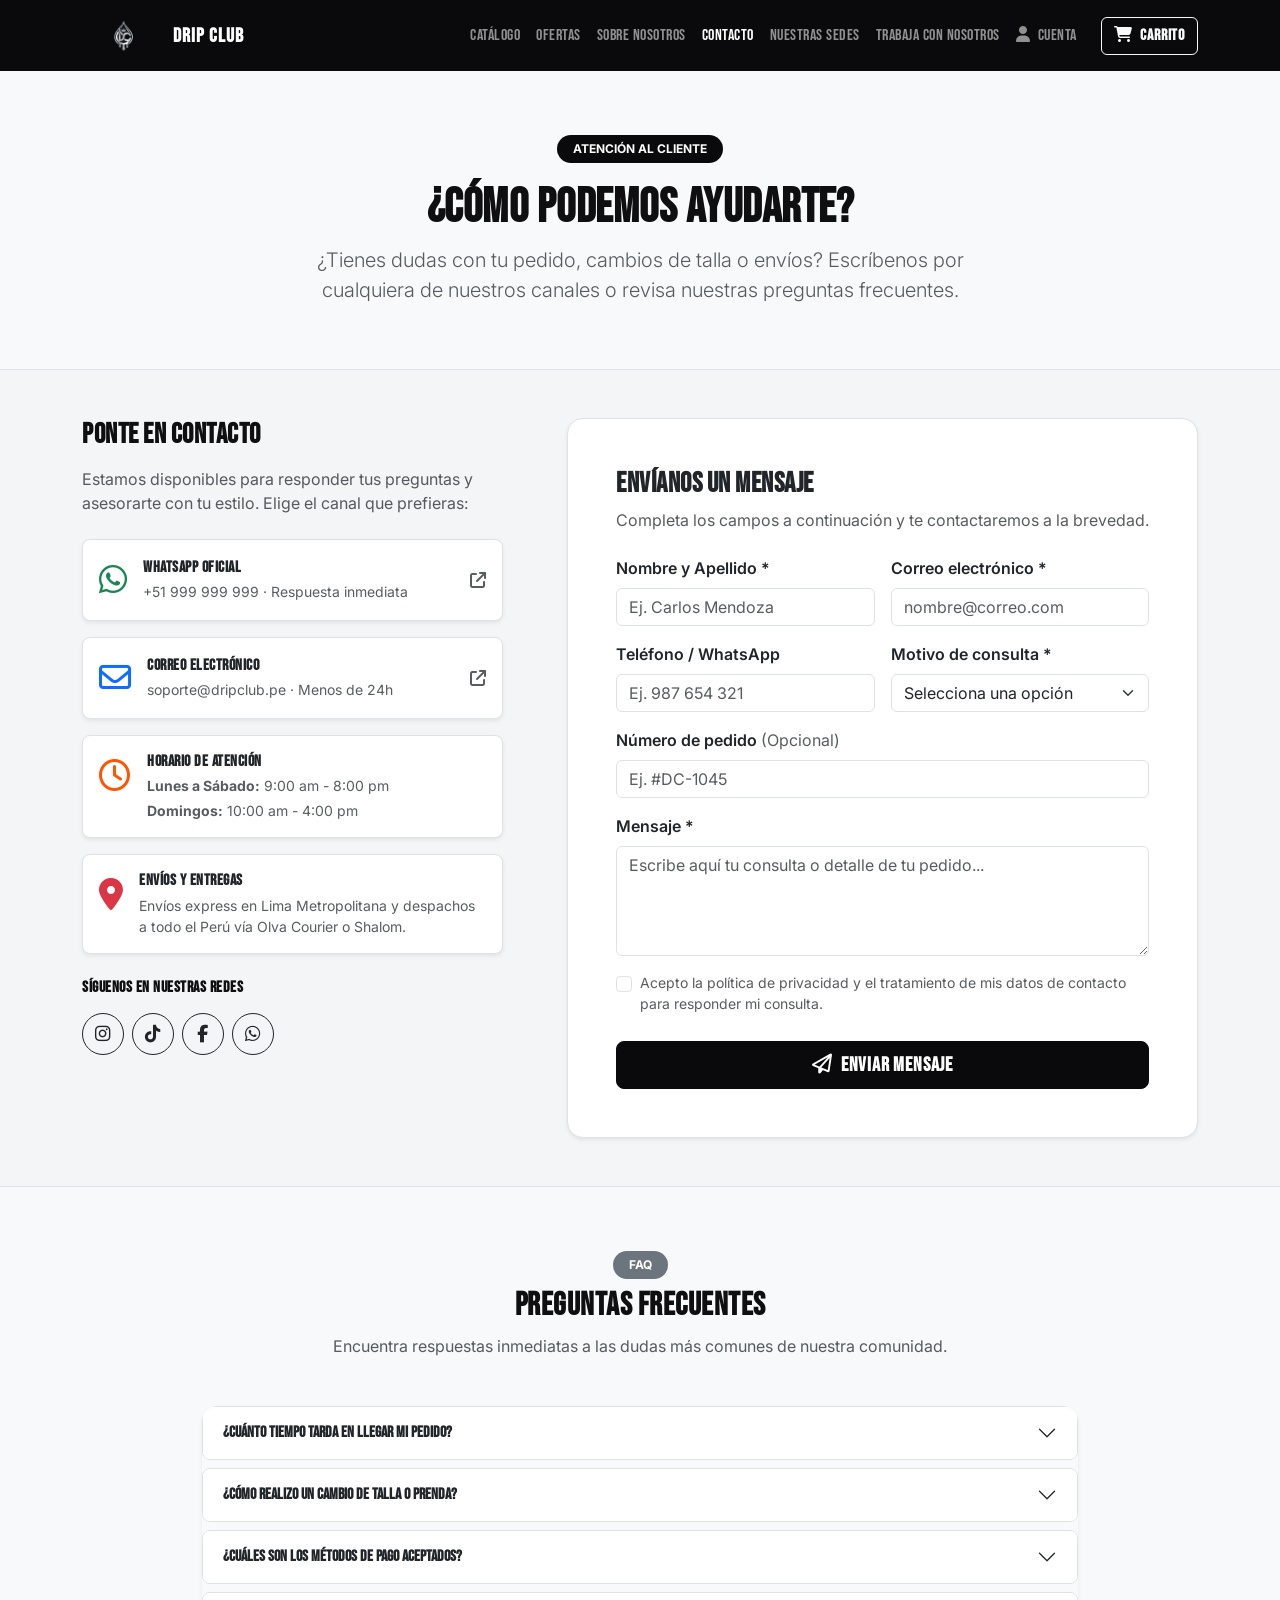
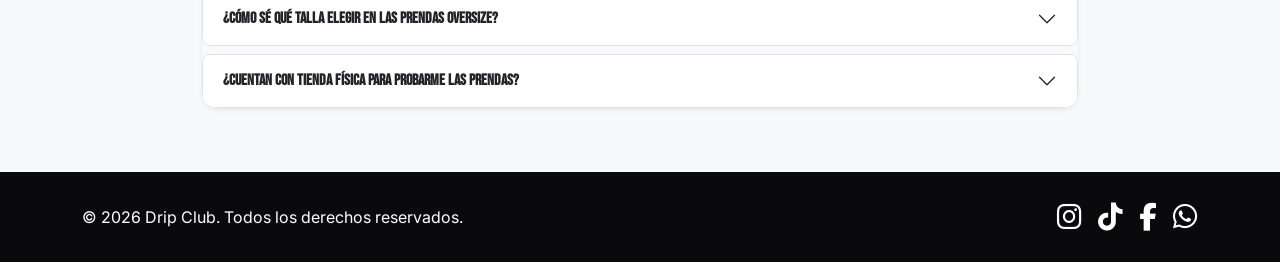
<file: assets/pages/contacto.html>
<!DOCTYPE html>
<html lang="es">

<head>
    <meta charset="UTF-8">
    <meta name="viewport" content="width=device-width, initial-scale=1.0">
    <title>Contacto | Drip Club</title>
    <link href="https://cdn.jsdelivr.net/npm/bootstrap@5.3.3/dist/css/bootstrap.min.css" rel="stylesheet">
    <link href="../styles.css" rel="stylesheet">
</head>

<body>

    <nav class="navbar navbar-expand-lg navbar-dark bg-dark sticky-top">
        <div class="container">
            <a class="navbar-brand fw-bold d-flex align-items-center gap-2" href="../../index.html">
                <img src="../image/logo.png" alt="Logo Drip Club" height="45" class="d-inline-block">
                Drip Club</a>
            <button class="navbar-toggler" type="button" data-bs-toggle="collapse" data-bs-target="#menuPrincipal">
                <span class="navbar-toggler-icon"></span>
            </button>
            <div class="collapse navbar-collapse" id="menuPrincipal">
                <ul class="navbar-nav ms-auto mb-2 mb-lg-0">
                    <li class="nav-item">
                        <a class="nav-link" href="../../index.html">Catálogo</a>
                    </li>
                    <li class="nav-item">
                        <a class="nav-link" href="../../index.html#ofertas" id="navOfertas">
                            Ofertas
                        </a>
                    </li>
                    <li class="nav-item">
                        <a class="nav-link" href="sobreNosotros.html">Sobre nosotros</a>
                    </li>
                    <li class="nav-item">
                        <a class="nav-link active" href="contacto.html">Contacto</a>
                    </li>
                    <li class="nav-item">
                        <a class="nav-link" href="sedes.html">Nuestras Sedes</a>
                    </li>
                    <li class="nav-item">
                        <a class="nav-link" href="trabajaNosotros.html">Trabaja con nosotros</a>
                    </li>
                    <!-- Item Cuenta: abre el modal de login al hacer clic -->
                    <li class="nav-item">
                        <a class="nav-link" href="#" id="navCuenta" data-bs-toggle="modal"
                            data-bs-target="#modalCuenta">
                            <i class="fa-solid fa-user me-1"></i>
                            Cuenta
                        </a>
                    </li>
                </ul>
                <button class="btn btn-outline-light ms-lg-3" type="button" id="btnAbrirCarrito"
                    data-bs-toggle="offcanvas" data-bs-target="#offcanvasCarrito" aria-controls="offcanvasCarrito">
                    <i class="fa-solid fa-cart-shopping me-1"></i> Carrito
                </button>
            </div>
        </div>
    </nav>

    <section class="py-5 bg-light border-bottom text-center">
        <div class="container py-3">
            <span class="badge bg-dark px-3 py-2 text-uppercase mb-3 rounded-pill">Atención al Cliente</span>
            <h1 class="fw-bold display-5">¿Cómo podemos ayudarte?</h1>
            <p class="text-muted lead mx-auto mb-0" style="max-width: 650px;">
                ¿Tienes dudas con tu pedido, cambios de talla o envíos? Escríbenos por cualquiera de nuestros canales o
                revisa nuestras preguntas frecuentes.
            </p>
        </div>
    </section>

    <main class="container my-5">
        <div class="row g-5">

            <!-- COLUMNA IZQUIERDA -->
            <div class="col-lg-5">
                <div class="pe-lg-3">
                    <h2 class="fw-bold h3 mb-3">Ponte en contacto</h2>
                    <p class="text-muted mb-4">
                        Estamos disponibles para responder tus preguntas y asesorarte con tu estilo. Elige el canal que
                        prefieras:
                    </p>

                    <div class="d-flex flex-column gap-3 mb-4">

                        <a href="https://wa.me/51999999999?text=Hola%20Drip%20Club,%20tengo%20una%20consulta%20sobre%20un%20producto"
                            target="_blank" rel="noopener noreferrer"
                            class="card card-contacto border shadow-sm text-decoration-none text-dark p-3 rounded-3">
                            <div class="d-flex align-items-center">
                                <div class="me-3 fs-2 text-success">
                                    <i class="fa-brands fa-whatsapp"></i>
                                </div>
                                <div>
                                    <h6 class="fw-bold mb-1">WhatsApp Oficial</h6>
                                    <p class="text-muted small mb-0">+51 999 999 999 · Respuesta inmediata</p>
                                </div>
                                <div class="ms-auto text-muted">
                                    <i class="fa-solid fa-arrow-up-right-from-square"></i>
                                </div>
                            </div>
                        </a>

                        <a href="mailto:soporte@dripclub.pe"
                            class="card card-contacto border shadow-sm text-decoration-none text-dark p-3 rounded-3">
                            <div class="d-flex align-items-center">
                                <div class="me-3 fs-2 text-primary">
                                    <i class="fa-regular fa-envelope"></i>
                                </div>
                                <div>
                                    <h6 class="fw-bold mb-1">Correo Electrónico</h6>
                                    <p class="text-muted small mb-0">soporte@dripclub.pe · Menos de 24h</p>
                                </div>
                                <div class="ms-auto text-muted">
                                    <i class="fa-solid fa-arrow-up-right-from-square"></i>
                                </div>
                            </div>
                        </a>

                        <div class="card border shadow-sm p-3 rounded-3 bg-white">
                            <div class="d-flex align-items-start">
                                <div class="me-3 fs-2 text-warning">
                                    <i class="fa-regular fa-clock"></i>
                                </div>
                                <div>
                                    <h6 class="fw-bold mb-1">Horario de Atención</h6>
                                    <p class="text-muted small mb-1"><strong>Lunes a Sábado:</strong> 9:00 am - 8:00 pm
                                    </p>
                                    <p class="text-muted small mb-0"><strong>Domingos:</strong> 10:00 am - 4:00 pm</p>
                                </div>
                            </div>
                        </div>

                        <div class="card border shadow-sm p-3 rounded-3 bg-white">
                            <div class="d-flex align-items-start">
                                <div class="me-3 fs-2 text-danger">
                                    <i class="fa-solid fa-location-dot"></i>
                                </div>
                                <div>
                                    <h6 class="fw-bold mb-1">Envíos y Entregas</h6>
                                    <p class="text-muted small mb-0">
                                        Envíos express en Lima Metropolitana y despachos a todo el Perú vía Olva Courier
                                        o Shalom.
                                    </p>
                                </div>
                            </div>
                        </div>

                    </div>

                    <div>
                        <h6 class="fw-bold mb-3">Síguenos en nuestras redes</h6>
                        <div class="d-flex gap-2">
                            <a href="https://instagram.com" target="_blank" rel="noopener noreferrer"
                                class="btn btn-outline-dark btn-social btn-social-instagram" title="Instagram">
                                <i class="fa-brands fa-instagram"></i>
                            </a>
                            <a href="https://tiktok.com" target="_blank" rel="noopener noreferrer"
                                class="btn btn-outline-dark btn-social btn-social-tiktok" title="TikTok">
                                <i class="fa-brands fa-tiktok"></i>
                            </a>
                            <a href="https://facebook.com" target="_blank" rel="noopener noreferrer"
                                class="btn btn-outline-dark btn-social btn-social-facebook" title="Facebook">
                                <i class="fa-brands fa-facebook-f"></i>
                            </a>
                            <a href="https://wa.me/51999999999" target="_blank" rel="noopener noreferrer"
                                class="btn btn-outline-dark btn-social btn-social-whatsapp" title="WhatsApp">
                                <i class="fa-brands fa-whatsapp"></i>
                            </a>
                        </div>
                    </div>

                </div>
            </div>

            <!-- COLUMNA DERECHA -->
            <div class="col-lg-7">
                <div class="card border shadow-sm rounded-4 p-4 p-md-5 bg-white">
                    <h2 class="fw-bold h3 mb-2">Envíanos un mensaje</h2>
                    <p class="text-muted mb-4">Completa los campos a continuación y te contactaremos a la brevedad.</p>

                    <!-- Mensaje de exito al enviar -->
                    <div id="alertaContacto" class="alert alert-success d-none" role="alert">
                        <i class="fa-solid fa-circle-check me-2"></i>
                        ¡Gracias por escribirnos! Hemos recibido tu mensaje y nos pondremos en contacto contigo muy
                        pronto.
                    </div>

                    <form id="formContacto" novalidate>
                        <div class="row g-3">

                            <div class="col-md-6">
                                <label for="nombreContacto" class="form-label fw-semibold">Nombre y Apellido *</label>
                                <input type="text" class="form-control" id="nombreContacto"
                                    placeholder="Ej. Carlos Mendoza" required>
                                <div class="invalid-feedback">Por favor ingresa tu nombre.</div>
                            </div>

                            <div class="col-md-6">
                                <label for="correoContacto" class="form-label fw-semibold">Correo electrónico *</label>
                                <input type="email" class="form-control" id="correoContacto"
                                    placeholder="nombre@correo.com" required>
                                <div class="invalid-feedback">Por favor ingresa un correo válido.</div>
                            </div>

                            <div class="col-md-6">
                                <label for="telefonoContacto" class="form-label fw-semibold">Teléfono / WhatsApp</label>
                                <input type="tel" class="form-control" id="telefonoContacto"
                                    placeholder="Ej. 987 654 321">
                            </div>

                            <div class="col-md-6">
                                <label for="motivoContacto" class="form-label fw-semibold">Motivo de consulta *</label>
                                <select class="form-select" id="motivoContacto" required>
                                    <option value="" selected disabled>Selecciona una opción</option>
                                    <option value="pedido">Estado de mi pedido / Envío</option>
                                    <option value="cambio">Cambio de talla o devolución</option>
                                    <option value="stock">Consulta de stock o medidas</option>
                                    <option value="pago">Métodos de pago o facturación</option>
                                    <option value="colaboracion">Colaboraciones y prensa</option>
                                    <option value="otro">Otra consulta</option>
                                </select>
                                <div class="invalid-feedback">Selecciona el motivo de tu mensaje.</div>
                            </div>


                            <div class="col-12">
                                <label for="ordenContacto" class="form-label fw-semibold">Número de pedido <span
                                        class="text-muted fw-normal">(Opcional)</span></label>
                                <input type="text" class="form-control" id="ordenContacto" placeholder="Ej. #DC-1045">
                            </div>


                            <div class="col-12">
                                <label for="mensajeContacto" class="form-label fw-semibold">Mensaje *</label>
                                <textarea class="form-control" id="mensajeContacto" rows="4"
                                    placeholder="Escribe aquí tu consulta o detalle de tu pedido..."
                                    required></textarea>
                                <div class="invalid-feedback">Por favor escribe un mensaje.</div>
                            </div>


                            <div class="col-12">
                                <div class="form-check">
                                    <input class="form-check-input" type="checkbox" id="checkTerminos" required>
                                    <label class="form-check-label text-muted small" for="checkTerminos">
                                        Acepto la política de privacidad y el tratamiento de mis datos de contacto para
                                        responder mi consulta.
                                    </label>
                                    <div class="invalid-feedback">Debes aceptar los términos para continuar.</div>
                                </div>
                            </div>


                            <div class="col-12 mt-4">
                                <button type="submit" class="btn btn-dark btn-lg w-100 fw-semibold">
                                    <i class="fa-regular fa-paper-plane me-2"></i>Enviar mensaje
                                </button>
                            </div>
                        </div>
                    </form>
                </div>
            </div>
        </div>
    </main>


    <section class="bg-light py-5 border-top">
        <div class="container my-3" style="max-width: 900px;">
            <div class="text-center mb-5">
                <span class="badge bg-secondary px-3 py-2 text-uppercase mb-2 rounded-pill">FAQ</span>
                <h2 class="fw-bold">Preguntas Frecuentes</h2>
                <p class="text-muted">Encuentra respuestas inmediatas a las dudas más comunes de nuestra comunidad.</p>
            </div>

            <!-- Acordeon Bootstrap -->
            <div class="accordion accordion-flush shadow-sm rounded-4 overflow-hidden" id="accordionFAQ">

                <div class="accordion-item border mb-2 rounded-3 overflow-hidden">
                    <h2 class="accordion-header" id="headingUno">
                        <button class="accordion-button collapsed fw-semibold" type="button" data-bs-toggle="collapse"
                            data-bs-target="#collapseUno" aria-expanded="false" aria-controls="collapseUno">
                            ¿Cuánto tiempo tarda en llegar mi pedido?
                        </button>
                    </h2>
                    <div id="collapseUno" class="accordion-collapse collapse" aria-labelledby="headingUno"
                        data-bs-parent="#accordionFAQ">
                        <div class="accordion-body text-muted">
                            Para <strong>Lima Metropolitana</strong>, las entregas se realizan dentro de las <strong>24
                                a 48 horas hábiles</strong> tras confirmar el pago. Para <strong>Provincias</strong>,
                            los envíos se procesan vía <strong>Olva Courier o Shalom</strong> y demoran entre <strong>2
                                a 4 días hábiles</strong>. Te enviaremos tu código de rastreo en cuanto el paquete sea
                            despachado.
                        </div>
                    </div>
                </div>

                <div class="accordion-item border mb-2 rounded-3 overflow-hidden">
                    <h2 class="accordion-header" id="headingDos">
                        <button class="accordion-button collapsed fw-semibold" type="button" data-bs-toggle="collapse"
                            data-bs-target="#collapseDos" aria-expanded="false" aria-controls="collapseDos">
                            ¿Cómo realizo un cambio de talla o prenda?
                        </button>
                    </h2>
                    <div id="collapseDos" class="accordion-collapse collapse" aria-labelledby="headingDos"
                        data-bs-parent="#accordionFAQ">
                        <div class="accordion-body text-muted">
                            Tienes hasta <strong>7 días calendario</strong> desde que recibes tu compra para solicitar
                            un cambio de talla. La prenda debe encontrarse <strong>sin uso, limpia y con sus etiquetas
                                originales</strong>. Solo escríbenos a nuestro WhatsApp indicando tu número de pedido y
                            la talla que necesitas.
                        </div>
                    </div>
                </div>

                <div class="accordion-item border mb-2 rounded-3 overflow-hidden">
                    <h2 class="accordion-header" id="headingTres">
                        <button class="accordion-button collapsed fw-semibold" type="button" data-bs-toggle="collapse"
                            data-bs-target="#collapseTres" aria-expanded="false" aria-controls="collapseTres">
                            ¿Cuáles son los métodos de pago aceptados?
                        </button>
                    </h2>
                    <div id="collapseTres" class="accordion-collapse collapse" aria-labelledby="headingTres"
                        data-bs-parent="#accordionFAQ">
                        <div class="accordion-body text-muted">
                            Aceptamos pagos a través de <strong>Yape, Plin</strong>, transferencias directas (BCP, BBVA,
                            Interbank) y todas las tarjetas de crédito o débito (Visa, Mastercard, American Express).
                            Todos los pagos son 100% seguros.
                        </div>
                    </div>
                </div>

                <div class="accordion-item border mb-2 rounded-3 overflow-hidden">
                    <h2 class="accordion-header" id="headingCuatro">
                        <button class="accordion-button collapsed fw-semibold" type="button" data-bs-toggle="collapse"
                            data-bs-target="#collapseCuatro" aria-expanded="false" aria-controls="collapseCuatro">
                            ¿Cómo sé qué talla elegir en las prendas oversize?
                        </button>
                    </h2>
                    <div id="collapseCuatro" class="accordion-collapse collapse" aria-labelledby="headingCuatro"
                        data-bs-parent="#accordionFAQ">
                        <div class="accordion-body text-muted">
                            Nuestras prendas oversize están diseñadas con un corte relajado y hombros caídos. Si buscas
                            el fit oversize auténtico de Drip Club, te sugerimos pedir tu <strong>talla
                                habitual</strong>. Si prefieres que te quede más entallada, puedes pedir una talla
                            menos. Si tienes dudas, contáctanos por WhatsApp y te asesoraremos según tu altura y peso.
                        </div>
                    </div>
                </div>

                <div class="accordion-item border rounded-3 overflow-hidden">
                    <h2 class="accordion-header" id="headingCinco">
                        <button class="accordion-button collapsed fw-semibold" type="button" data-bs-toggle="collapse"
                            data-bs-target="#collapseCinco" aria-expanded="false" aria-controls="collapseCinco">
                            ¿Cuentan con tienda física para probarme las prendas?
                        </button>
                    </h2>
                    <div id="collapseCinco" class="accordion-collapse collapse" aria-labelledby="headingCinco"
                        data-bs-parent="#accordionFAQ">
                        <div class="accordion-body text-muted">
                            Actualmente somos una marca nativa digital para brindarte los mejores precios y lanzamientos
                            exclusivos. No obstante, contamos con un punto de recojo y showroom en Lima previa
                            coordinación por WhatsApp para clientes que deseen ver colecciones especiales.
                        </div>
                    </div>
                </div>

            </div>
        </div>
    </section>

    <!-- ===== FOOTER ===== -->
    <footer class="bg-dark text-white py-4 mt-auto">
        <div class="container d-flex justify-content-between align-items-center flex-wrap gap-3">
            <p class="mb-0">&copy; 2026 Drip Club. Todos los derechos reservados.</p>
            <div class="d-flex gap-3 align-items-center">
                <a href="https://instagram.com" target="_blank" rel="noopener noreferrer" class="text-white fs-3"
                    title="Instagram">
                    <i class="fa-brands fa-instagram"></i>
                </a>
                <a href="https://tiktok.com" target="_blank" rel="noopener noreferrer" class="text-white fs-3"
                    title="TikTok">
                    <i class="fa-brands fa-tiktok"></i>
                </a>
                <a href="https://facebook.com" target="_blank" rel="noopener noreferrer" class="text-white fs-3"
                    title="Facebook">
                    <i class="fa-brands fa-facebook-f"></i>
                </a>
                <a href="https://wa.me/51999999999" target="_blank" rel="noopener noreferrer" class="text-white fs-3"
                    title="WhatsApp">
                    <i class="fa-brands fa-whatsapp"></i>
                </a>
            </div>
        </div>
    </footer>

    <script src="https://cdn.jsdelivr.net/npm/bootstrap@5.3.3/dist/js/bootstrap.bundle.min.js"></script>

    <!-- Modal de login del navbar: copia independiente de #modalCuenta, no la altera -->
    <div class="modal fade" id="modalCuentaNav" tabindex="-1" aria-hidden="true">
        <div class="modal-dialog modal-dialog-centered">
            <div class="modal-content">

                <div class="modal-header">
                    <h5 class="modal-title">Inicia sesión para continuar</h5>
                    <button type="button" class="btn-close" data-bs-dismiss="modal" aria-label="Cerrar"></button>
                </div>

                <div class="modal-body">
                    <form>
                        <div class="mb-3">
                            <label for="loginEmailNav" class="form-label">Correo electrónico</label>
                            <input type="email" class="form-control" id="loginEmailNav" placeholder="nombre@correo.com">
                        </div>
                        <div class="mb-3">
                            <label for="loginPasswordNav" class="form-label">Contraseña</label>
                            <input type="password" class="form-control" id="loginPasswordNav"
                                placeholder="Tu contraseña">
                        </div>
                        <button type="submit" class="btn btn-dark w-100">Iniciar sesión</button>
                    </form>
                </div>

            </div>
        </div>
    </div>

    <!-- Script propio: abre el modal de login al hacer clic en "Cuenta" del navbar -->
    <script>
        document.getElementById('navCuenta').addEventListener('click', function (e) {
            e.preventDefault();
            const modal = new bootstrap.Modal(document.getElementById('modalCuentaNav'));
            modal.show();
        });
    </script>

    <script>
        const form = document.getElementById('formContacto');
        const alerta = document.getElementById('alertaContacto');

        form.addEventListener('submit', function (event) {
            event.preventDefault();
            event.stopPropagation();

            if (!form.checkValidity()) {
                form.classList.add('was-validated');
            } else {
                form.classList.remove('was-validated');
                alerta.classList.remove('d-none');
                form.reset();

                // Desplaza hacia la alerta de confirmación
                alerta.scrollIntoView({ behavior: 'smooth', block: 'center' });

                // Oculta la alerta después de 6 segundos
                setTimeout(() => {
                    alerta.classList.add('d-none');
                }, 6000);
            }
        });
    </script>

    <!-- ===== OFFCANVAS: CARRITO DE COMPRAS ===== -->
    <div class="offcanvas offcanvas-end" tabindex="-1" id="offcanvasCarrito" aria-labelledby="offcanvasCarritoLabel">
        <div class="offcanvas-header border-bottom">
            <h5 class="offcanvas-title fw-bold m-0" id="offcanvasCarritoLabel">
                Carrito de Compras
            </h5>
            <button type="button" class="btn-close" data-bs-dismiss="offcanvas" aria-label="Cerrar"></button>
        </div>

        <div class="offcanvas-body d-flex flex-column p-3">
            <!-- Lista dinamica de items del carrito -->
            <div id="contenedorItemsCarrito" class="flex-grow-1 overflow-y-auto pe-1">
                <!-- Renderizado dinámicamente con JavaScript -->
            </div>

            <!-- Resumen y acciones del carrito -->
            <div id="resumenCarrito" class="border-top pt-3 mt-auto d-none">
                <div class="d-flex justify-content-between text-muted mb-2">
                    <span>Subtotal</span>
                    <span class="fw-semibold text-dark" id="cartSubtotal">S/ 0.00</span>
                </div>
                <div class="d-flex justify-content-between text-muted mb-2">
                    <span>Envío</span>
                    <span class="text-dark fw-semibold">Gratis</span>
                </div>
                <hr class="my-2">
                <div class="d-flex justify-content-between align-items-center mb-3">
                    <span class="fw-bold">Total</span>
                    <span class="fs-5 fw-bold text-dark" id="cartTotal">S/ 0.00</span>
                </div>

                <div class="d-grid gap-2">
                    <button class="btn btn-dark w-100 py-2 fw-semibold" id="btnFinalizarCompra">
                        Ir a Pagar
                    </button>
                    <button class="btn btn-outline-dark btn-sm w-100 py-1" id="btnVaciarCarrito">
                        Vaciar Carrito
                    </button>
                </div>
            </div>
        </div>
    </div>

    <!-- ===== MODAL: SIMULACION DE COMPRA EXITOSA ===== -->
    <div class="modal fade" id="modalCompraExitosa" tabindex="-1" aria-labelledby="modalCompraExitosaLabel"
        aria-hidden="true">
        <div class="modal-dialog modal-dialog-centered">
            <div class="modal-content border-0 shadow text-center p-4 rounded-3">
                <div class="modal-body">
                    <div class="mx-auto mb-3 text-dark" style="font-size: 2.5rem;">
                        <i class="fa-solid fa-check"></i>
                    </div>
                    <h5 class="fw-bold mb-2">Compra exitosa</h5>
                    <p class="text-muted small mb-4">
                        Tus productos han sido procesados correctamente.
                    </p>
                    <button type="button" class="btn btn-dark w-100 py-2 fw-semibold" data-bs-dismiss="modal">
                        Continuar
                    </button>
                </div>
            </div>
        </div>
    </div>

    <script src="../scripts/script.js"></script>

    <!-- ===== SESIÓN DRIP CLUB: login, registro y acceso a Mi cuenta ===== -->
<script>
    (function () {
        const K_SESION = 'dripclub_sesion_iniciada';
        const K_ACTUAL = 'dripclub_usuario_actual';
        const K_USUARIOS = 'dripclub_usuarios';

        // Ruta a cuenta.html según estemos en la raíz (index.html) o en assets/pages/
        const enPaginas = window.location.pathname.includes('/assets/pages/') || window.location.href.includes('/assets/pages/');
        const URL_CUENTA = enPaginas ? 'cuenta.html' : 'assets/pages/cuenta.html';

        function guardarUsuarios(lista) {
            try { localStorage.setItem(K_USUARIOS, JSON.stringify(lista)); } catch (err) { }
        }

        // Lee los usuarios y se asegura de que exista la cuenta de prueba
        function leerUsuarios() {
            let lista = [];
            try { lista = JSON.parse(localStorage.getItem(K_USUARIOS)) || []; } catch (err) { lista = []; }
            if (!lista.some(u => u.correo === 'dripclub@gmail.com')) {
                lista.push({ nombre: 'Drip Club', correo: 'dripclub@gmail.com', password: 'admin', telefono: '', direcciones: [] });
                guardarUsuarios(lista);
            }
            return lista;
        }

        function haySesion() {
            try { return localStorage.getItem(K_SESION) === 'true'; } catch (err) { return false; }
        }

        function iniciarSesion(correo) {
            try {
                localStorage.setItem(K_SESION, 'true');
                localStorage.setItem(K_ACTUAL, correo);
            } catch (err) { }
            window.location.href = URL_CUENTA;
        }

        // Muestra un mensaje de error dentro del formulario (sin tocar tu HTML)
        function mostrarError(form, mensaje) {
            let aviso = form.querySelector('.aviso-sesion');
            if (!aviso) {
                aviso = document.createElement('div');
                aviso.className = 'alert alert-danger py-2 aviso-sesion';
                form.prepend(aviso);
            }
            aviso.textContent = mensaje;
        }

        // Envío de los formularios de login y registro (funciona con #modalCuenta y #modalCuentaNav)
        document.addEventListener('submit', function (e) {
            const form = e.target;
            const esRegistro = form.closest('#registroView');
            const esLogin = form.closest('#loginView, #modalCuentaNav');
            if (!esRegistro && !esLogin) return;
            e.preventDefault();

            const correo = form.querySelector('input[type="email"]').value.trim().toLowerCase();
            const password = form.querySelector('input[type="password"]').value;
            const usuarios = leerUsuarios();

            if (esRegistro) {
                const nombre = form.querySelector('input[type="text"]').value.trim();
                if (!nombre || !correo || !password) return mostrarError(form, 'Completa todos los campos.');
                if (usuarios.some(u => u.correo === correo)) return mostrarError(form, 'Ese correo ya está registrado.');
                usuarios.push({ nombre: nombre, correo: correo, password: password, telefono: '', direcciones: [] });
                guardarUsuarios(usuarios);
                iniciarSesion(correo);
                return;
            }

            if (!usuarios.some(u => u.correo === correo && u.password === password)) {
                return mostrarError(form, 'Correo o contraseña incorrectos.');
            }
            iniciarSesion(correo);
        });

        // Si ya hay sesión, el botón "Cuenta" del navbar lleva a cuenta.html en vez de abrir el modal
        document.addEventListener('click', function (e) {
            if (e.target.closest('#navCuenta') && haySesion()) {
                e.preventDefault();
                e.stopImmediatePropagation();
                window.location.href = URL_CUENTA;
            }
        }, true);
    })();
</script>
</body>

</html>
</file>
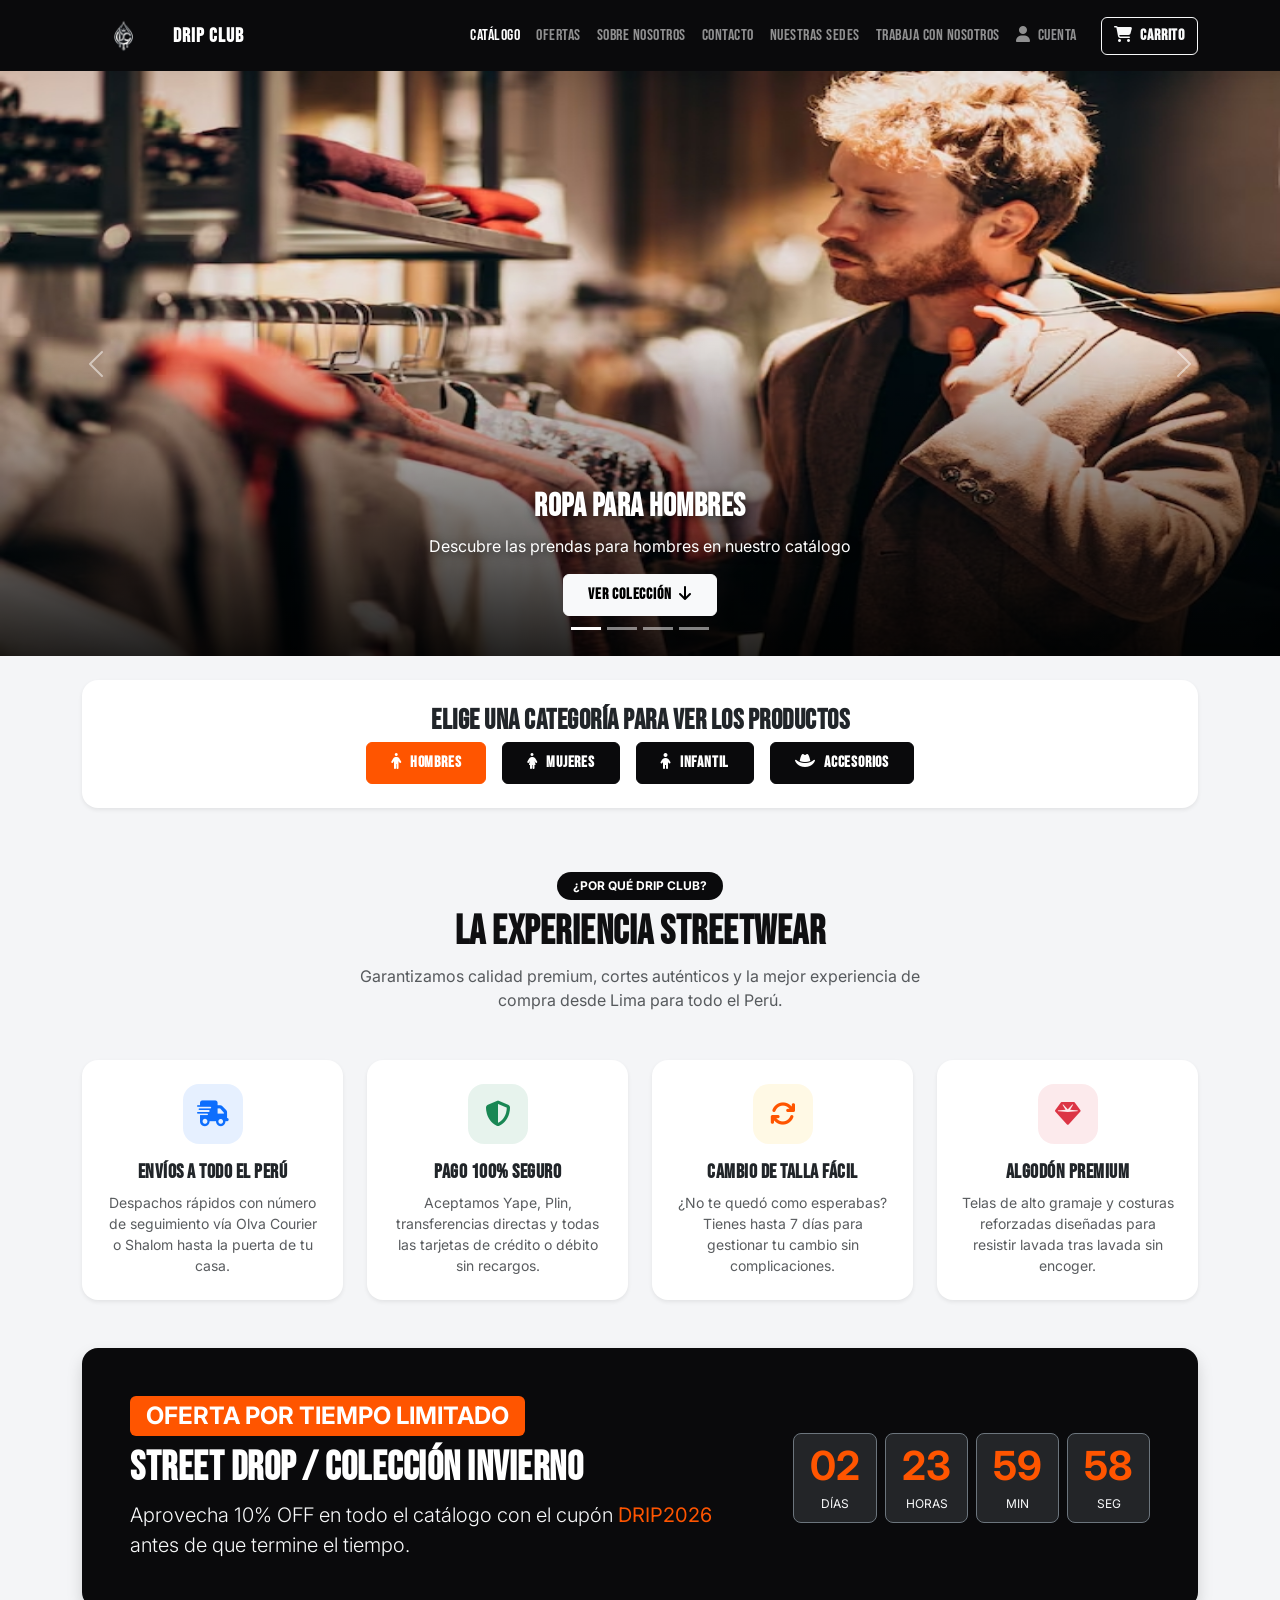
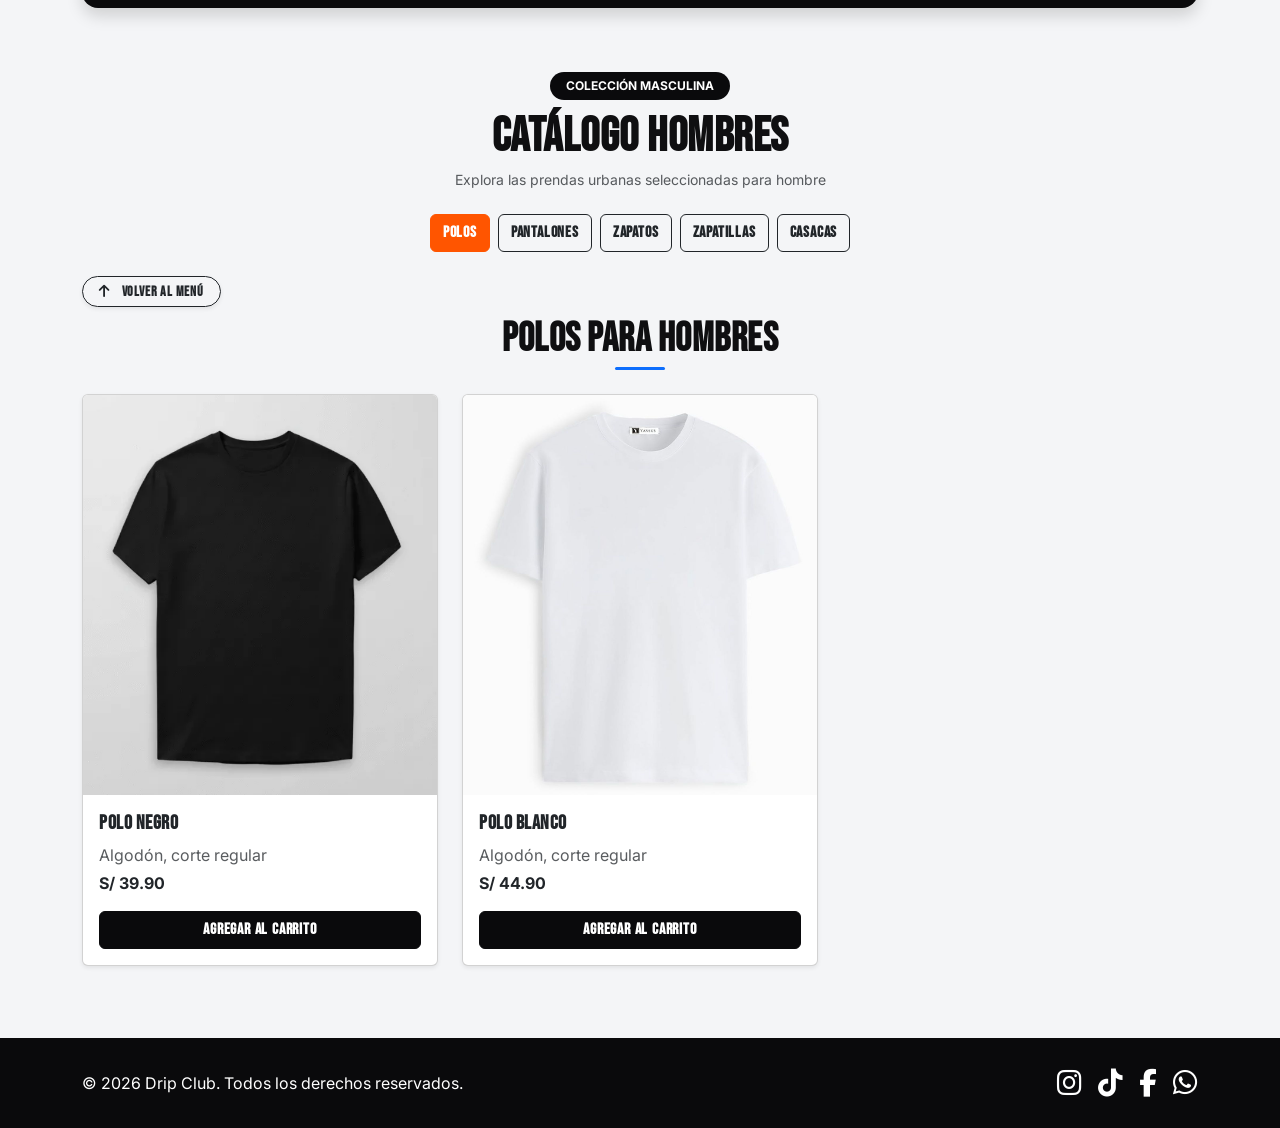
<file: assets/pages/cuenta.html>
<!DOCTYPE html>
<html lang="es">

<head>
    <meta charset="UTF-8">
    <meta name="viewport" content="width=device-width, initial-scale=1.0">
    <title>Mi Cuenta | Drip Club</title>
    <link href="https://cdn.jsdelivr.net/npm/bootstrap@5.3.3/dist/css/bootstrap.min.css" rel="stylesheet">
    <link href="../styles.css" rel="stylesheet">

    <!-- Guardia de acceso: si no hay sesión iniciada, regresa al inicio.
         Va en el <head> (antes de pintar el body) para evitar el "flash"
         de contenido a alguien que no inició sesión. -->
    <script>
        if (localStorage.getItem('dripclub_sesion_iniciada') !== 'true') {
            window.location.href = '../../index.html';
        }
    </script>
</head>

<body class="d-flex flex-column min-vh-100 bg-white">

    <nav class="navbar navbar-expand-lg navbar-dark bg-dark sticky-top">
        <div class="container">
            <a class="navbar-brand fw-bold d-flex align-items-center gap-2" href="../../index.html">
                <img src="../image/logo.png" alt="Logo Drip Club" height="45" class="d-inline-block">
                Drip Club</a>
            <button class="navbar-toggler" type="button" data-bs-toggle="collapse" data-bs-target="#menuPrincipal"
                aria-controls="menuPrincipal" aria-expanded="false" aria-label="Toggle navigation">
                <span class="navbar-toggler-icon"></span>
            </button>
            <div class="collapse navbar-collapse" id="menuPrincipal">
                <ul class="navbar-nav ms-auto mb-2 mb-lg-0">
                    <li class="nav-item">
                        <a class="nav-link" href="../../index.html">Catálogo</a>
                    </li>
                    <li class="nav-item">
                        <a class="nav-link" href="sobreNosotros.html">Sobre nosotros</a>
                    </li>
                    <li class="nav-item">
                        <a class="nav-link" href="contacto.html">Contacto</a>
                    </li>
                    <li class="nav-item">
                        <a class="nav-link" href="sedes.html">Nuestras Sedes</a>
                    </li>
                    <li class="nav-item">
                        <a class="nav-link" href="trabajaNosotros.html">Trabaja con nosotros</a>
                    </li>
                    <li class="nav-item">
                        <a class="nav-link active" href="#" id="navCuenta">
                            <i class="fa-solid fa-user me-1"></i>
                            Cuenta
                        </a>
                    </li>
                </ul>
                <button class="btn btn-outline-light ms-lg-3" type="button" id="btnAbrirCarrito"
                    data-bs-toggle="offcanvas" data-bs-target="#offcanvasCarrito" aria-controls="offcanvasCarrito">
                    <i class="fa-solid fa-cart-shopping me-1"></i> Carrito
                </button>
            </div>
        </div>
    </nav>

    <header class="py-5 bg-light border-bottom text-center">
        <div class="container py-4">
            <span class="badge bg-dark px-3 py-2 text-uppercase mb-3 rounded-pill">Área de Usuario</span>
            <h1 class="fw-bold display-5 mb-3">Mi cuenta</h1>
            <p class="text-muted lead mx-auto mb-0" style="max-width: 680px;">
                Gestiona tu perfil, revisa tus pedidos y administra tus preferencias de compra.
            </p>
        </div>
    </header>

    <main class="flex-grow-1">
        <section class="py-5">
            <div class="container py-2">
                <div class="row g-4">

                    <!-- ===== Menú lateral de la cuenta ===== -->
                    <div class="col-lg-4">
                        <div class="list-group shadow-sm rounded-4 overflow-hidden" id="menuCuenta">
                            <button type="button" class="list-group-item list-group-item-action active py-3"
                                data-panel="panelPerfil">
                                👤 Perfil
                            </button>
                            <button type="button" class="list-group-item list-group-item-action py-3"
                                data-panel="panelPedidos">
                                📦 Mis pedidos
                            </button>
                            <button type="button" class="list-group-item list-group-item-action py-3"
                                data-panel="panelFavoritos">
                                ❤️ Favoritos
                            </button>
                            <button type="button" class="list-group-item list-group-item-action py-3"
                                data-panel="panelDirecciones">
                                📍 Direcciones
                            </button>
                            <button type="button"
                                class="list-group-item list-group-item-action py-3 text-danger fw-semibold"
                                id="btnCerrarSesion">
                                🚪 Cerrar sesión
                            </button>
                        </div>
                    </div>

                    <!-- ===== Panel de contenido según la opción elegida ===== -->
                    <div class="col-lg-8">
                        <div class="card border-0 shadow-sm rounded-4 p-4 p-md-5">

                            <!-- ---- Panel: Perfil ---- -->
                            <div id="panelPerfil" class="panelCuenta">
                                <h4 class="fw-bold mb-4">👤 Mi perfil</h4>
                                <form id="formPerfil">
                                    <div class="mb-3">
                                        <label for="perfilNombre" class="form-label">Nombre completo</label>
                                        <input type="text" class="form-control" id="perfilNombre"
                                            placeholder="Tu nombre">
                                    </div>
                                    <div class="mb-3">
                                        <label for="perfilCorreo" class="form-label">Correo electrónico</label>
                                        <input type="email" class="form-control" id="perfilCorreo"
                                            placeholder="nombre@correo.com">
                                    </div>
                                    <div class="mb-4">
                                        <label for="perfilTelefono" class="form-label">Teléfono</label>
                                        <input type="tel" class="form-control" id="perfilTelefono"
                                            placeholder="+51 999 999 999">
                                    </div>
                                    <button type="submit" class="btn btn-dark px-4">Guardar cambios</button>
                                    <div id="avisoPerfilGuardado" class="alert alert-success mt-3 d-none mb-0">
                                        Tus datos se guardaron correctamente.
                                    </div>
                                </form>
                            </div>

                            <!-- ---- Panel: Mis pedidos ---- -->
                            <div id="panelPedidos" class="panelCuenta d-none">
                                <h4 class="fw-bold mb-4">📦 Mis pedidos</h4>
                                <div class="text-center text-muted py-4">
                                    <i class="fa-solid fa-box-open fs-1 mb-3 d-block"></i>
                                    Todavía no tienes pedidos registrados.<br>
                                    ¡Explora el <a href="../../index.html">catálogo</a> y arma tu primer pedido!
                                </div>
                            </div>

                            <!-- ---- Panel: Favoritos ---- -->
                            <div id="panelFavoritos" class="panelCuenta d-none">
                                <h4 class="fw-bold mb-4">❤️ Favoritos</h4>
                                <div class="text-center text-muted py-4">
                                    <i class="fa-solid fa-heart fs-1 mb-3 d-block"></i>
                                    Aún no agregaste productos a tus favoritos.<br>
                                    Marca los productos que más te gusten para verlos aquí.
                                </div>
                            </div>

                            <!-- ---- Panel: Direcciones ---- -->
                            <div id="panelDirecciones" class="panelCuenta d-none">
                                <h4 class="fw-bold mb-4">📍 Mis direcciones</h4>

                                <form id="formDireccion" class="d-flex gap-2 mb-4">
                                    <input type="text" class="form-control" id="nuevaDireccion"
                                        placeholder="Ej: Av. Siempre Viva 123, Lima">
                                    <button type="submit" class="btn btn-dark px-4">Agregar</button>
                                </form>

                                <div id="listaDirecciones"></div>
                            </div>

                        </div>
                    </div>

                </div>
            </div>
        </section>
    </main>

    <!-- ===== FOOTER ===== -->
    <footer class="bg-dark text-white py-4 mt-auto">
        <div class="container d-flex justify-content-between align-items-center flex-wrap gap-3">
            <p class="mb-0">&copy; 2026 Drip Club. Todos los derechos reservados.</p>
            <div class="d-flex gap-3 align-items-center">
                <a href="https://instagram.com" target="_blank" rel="noopener noreferrer" class="text-white fs-3"
                    title="Instagram">
                    <i class="fa-brands fa-instagram"></i>
                </a>
                <a href="https://tiktok.com" target="_blank" rel="noopener noreferrer" class="text-white fs-3"
                    title="TikTok">
                    <i class="fa-brands fa-tiktok"></i>
                </a>
                <a href="https://facebook.com" target="_blank" rel="noopener noreferrer" class="text-white fs-3"
                    title="Facebook">
                    <i class="fa-brands fa-facebook-f"></i>
                </a>
                <a href="https://wa.me/51999999999" target="_blank" rel="noopener noreferrer" class="text-white fs-3"
                    title="WhatsApp">
                    <i class="fa-brands fa-whatsapp"></i>
                </a>
            </div>
        </div>
    </footer>

    <script src="https://cdn.jsdelivr.net/npm/bootstrap@5.3.3/dist/js/bootstrap.bundle.min.js"></script>
    <script src="../scripts/script.js"></script>

    <!-- ===== OFFCANVAS: CARRITO DE COMPRAS ===== -->
    <div class="offcanvas offcanvas-end" tabindex="-1" id="offcanvasCarrito" aria-labelledby="offcanvasCarritoLabel">
        <div class="offcanvas-header border-bottom">
            <h5 class="offcanvas-title fw-bold m-0" id="offcanvasCarritoLabel">
                Carrito de Compras
            </h5>
            <button type="button" class="btn-close" data-bs-dismiss="offcanvas" aria-label="Cerrar"></button>
        </div>

        <div class="offcanvas-body d-flex flex-column p-3">
            <!-- Lista dinamica de items del carrito -->
            <div id="contenedorItemsCarrito" class="flex-grow-1 overflow-y-auto pe-1">
                <!-- Renderizado dinámicamente con JavaScript -->
            </div>

            <!-- Resumen y acciones del carrito -->
            <div id="resumenCarrito" class="border-top pt-3 mt-auto d-none">
                <div class="d-flex justify-content-between text-muted mb-2">
                    <span>Subtotal</span>
                    <span class="fw-semibold text-dark" id="cartSubtotal">S/ 0.00</span>
                </div>
                <div class="d-flex justify-content-between text-muted mb-2">
                    <span>Envío</span>
                    <span class="text-dark fw-semibold">Gratis</span>
                </div>
                <hr class="my-2">
                <div class="d-flex justify-content-between align-items-center mb-3">
                    <span class="fw-bold">Total</span>
                    <span class="fs-5 fw-bold text-dark" id="cartTotal">S/ 0.00</span>
                </div>

                <div class="d-grid gap-2">
                    <button class="btn btn-dark w-100 py-2 fw-semibold" id="btnFinalizarCompra">
                        Ir a Pagar
                    </button>
                    <button class="btn btn-outline-dark btn-sm w-100 py-1" id="btnVaciarCarrito">
                        Vaciar Carrito
                    </button>
                </div>
            </div>
        </div>
    </div>

    <!-- ===== MODAL: SIMULACION DE COMPRA EXITOSA ===== -->
    <div class="modal fade" id="modalCompraExitosa" tabindex="-1" aria-labelledby="modalCompraExitosaLabel"
        aria-hidden="true">
        <div class="modal-dialog modal-dialog-centered">
            <div class="modal-content border-0 shadow text-center p-4 rounded-3">
                <div class="modal-body">
                    <div class="mx-auto mb-3 text-dark" style="font-size: 2.5rem;">
                        <i class="fa-solid fa-check"></i>
                    </div>
                    <h5 class="fw-bold mb-2">Compra exitosa</h5>
                    <p class="text-muted small mb-4">
                        Tus productos han sido procesados correctamente.
                    </p>
                    <button type="button" class="btn btn-dark w-100 py-2 fw-semibold" data-bs-dismiss="modal">
                        Continuar
                    </button>
                </div>
            </div>
        </div>
    </div>
    <!-- ===== MI CUENTA: paneles, perfil, direcciones y cerrar sesión ===== -->
<script>
    (function () {
        const K_SESION = 'dripclub_sesion_iniciada';
        const K_ACTUAL = 'dripclub_usuario_actual';
        const K_USUARIOS = 'dripclub_usuarios';

        function leerUsuarios() {
            try { return JSON.parse(localStorage.getItem(K_USUARIOS)) || []; } catch (err) { return []; }
        }
        function guardarUsuarios(lista) {
            try { localStorage.setItem(K_USUARIOS, JSON.stringify(lista)); } catch (err) { }
        }
        function cerrarSesion() {
            localStorage.removeItem(K_SESION);
            localStorage.removeItem(K_ACTUAL);
            window.location.href = '../../index.html';
        }

        // Usuario con la sesión activa (si no existe, se cierra la sesión)
        const usuarios = leerUsuarios();
        const usuario = usuarios.find(u => u.correo === localStorage.getItem(K_ACTUAL));
        if (!usuario) { cerrarSesion(); return; }
        usuario.direcciones = usuario.direcciones || [];

        // ---- Menú lateral: mostrar el panel elegido ----
        const botonesMenu = document.querySelectorAll('#menuCuenta [data-panel]');
        botonesMenu.forEach(function (boton) {
            boton.addEventListener('click', function () {
                botonesMenu.forEach(b => b.classList.remove('active'));
                boton.classList.add('active');
                document.querySelectorAll('.panelCuenta').forEach(p => p.classList.add('d-none'));
                document.getElementById(boton.dataset.panel).classList.remove('d-none');
            });
        });

        // ---- Cerrar sesión ----
        document.getElementById('btnCerrarSesion').addEventListener('click', cerrarSesion);

        // ---- Perfil: cargar y guardar datos ----
        const inpNombre = document.getElementById('perfilNombre');
        const inpCorreo = document.getElementById('perfilCorreo');
        const inpTelefono = document.getElementById('perfilTelefono');
        const avisoGuardado = document.getElementById('avisoPerfilGuardado');

        inpNombre.value = usuario.nombre || '';
        inpCorreo.value = usuario.correo || '';
        inpTelefono.value = usuario.telefono || '';

        document.getElementById('formPerfil').addEventListener('submit', function (e) {
            e.preventDefault();
            const nuevoCorreo = inpCorreo.value.trim().toLowerCase();
            if (!nuevoCorreo) {
                alert('El correo no puede estar vacío.');
                return;
            }
            if (nuevoCorreo !== usuario.correo && usuarios.some(u => u.correo === nuevoCorreo)) {
                alert('Ese correo ya pertenece a otra cuenta.');
                return;
            }
            usuario.nombre = inpNombre.value.trim();
            usuario.correo = nuevoCorreo;
            usuario.telefono = inpTelefono.value.trim();
            guardarUsuarios(usuarios);
            localStorage.setItem(K_ACTUAL, usuario.correo);
            inpCorreo.value = usuario.correo;

            avisoGuardado.classList.remove('d-none');
            setTimeout(function () { avisoGuardado.classList.add('d-none'); }, 3000);
        });

        // ---- Direcciones: agregar, listar y eliminar ----
        const formDireccion = document.getElementById('formDireccion');
        const inpDireccion = document.getElementById('nuevaDireccion');
        const listaDirecciones = document.getElementById('listaDirecciones');

        function renderizarDirecciones() {
            listaDirecciones.innerHTML = '';
            if (usuario.direcciones.length === 0) {
                const vacio = document.createElement('div');
                vacio.className = 'text-center text-muted py-4';
                vacio.textContent = 'Aún no tienes direcciones guardadas.';
                listaDirecciones.appendChild(vacio);
                return;
            }
            const grupo = document.createElement('div');
            grupo.className = 'list-group';
            usuario.direcciones.forEach(function (dir, i) {
                const fila = document.createElement('div');
                fila.className = 'list-group-item d-flex justify-content-between align-items-center';
                const texto = document.createElement('span');
                texto.textContent = '📍 ' + dir;
                const btnEliminar = document.createElement('button');
                btnEliminar.type = 'button';
                btnEliminar.className = 'btn btn-sm btn-outline-danger';
                btnEliminar.textContent = 'Eliminar';
                btnEliminar.addEventListener('click', function () {
                    usuario.direcciones.splice(i, 1);
                    guardarUsuarios(usuarios);
                    renderizarDirecciones();
                });
                fila.append(texto, btnEliminar);
                grupo.appendChild(fila);
            });
            listaDirecciones.appendChild(grupo);
        }

        formDireccion.addEventListener('submit', function (e) {
            e.preventDefault();
            const direccion = inpDireccion.value.trim();
            if (!direccion) return;
            usuario.direcciones.push(direccion);
            guardarUsuarios(usuarios);
            inpDireccion.value = '';
            renderizarDirecciones();
        });

        renderizarDirecciones();
    })();
</script>
</body>

</html>
</file>
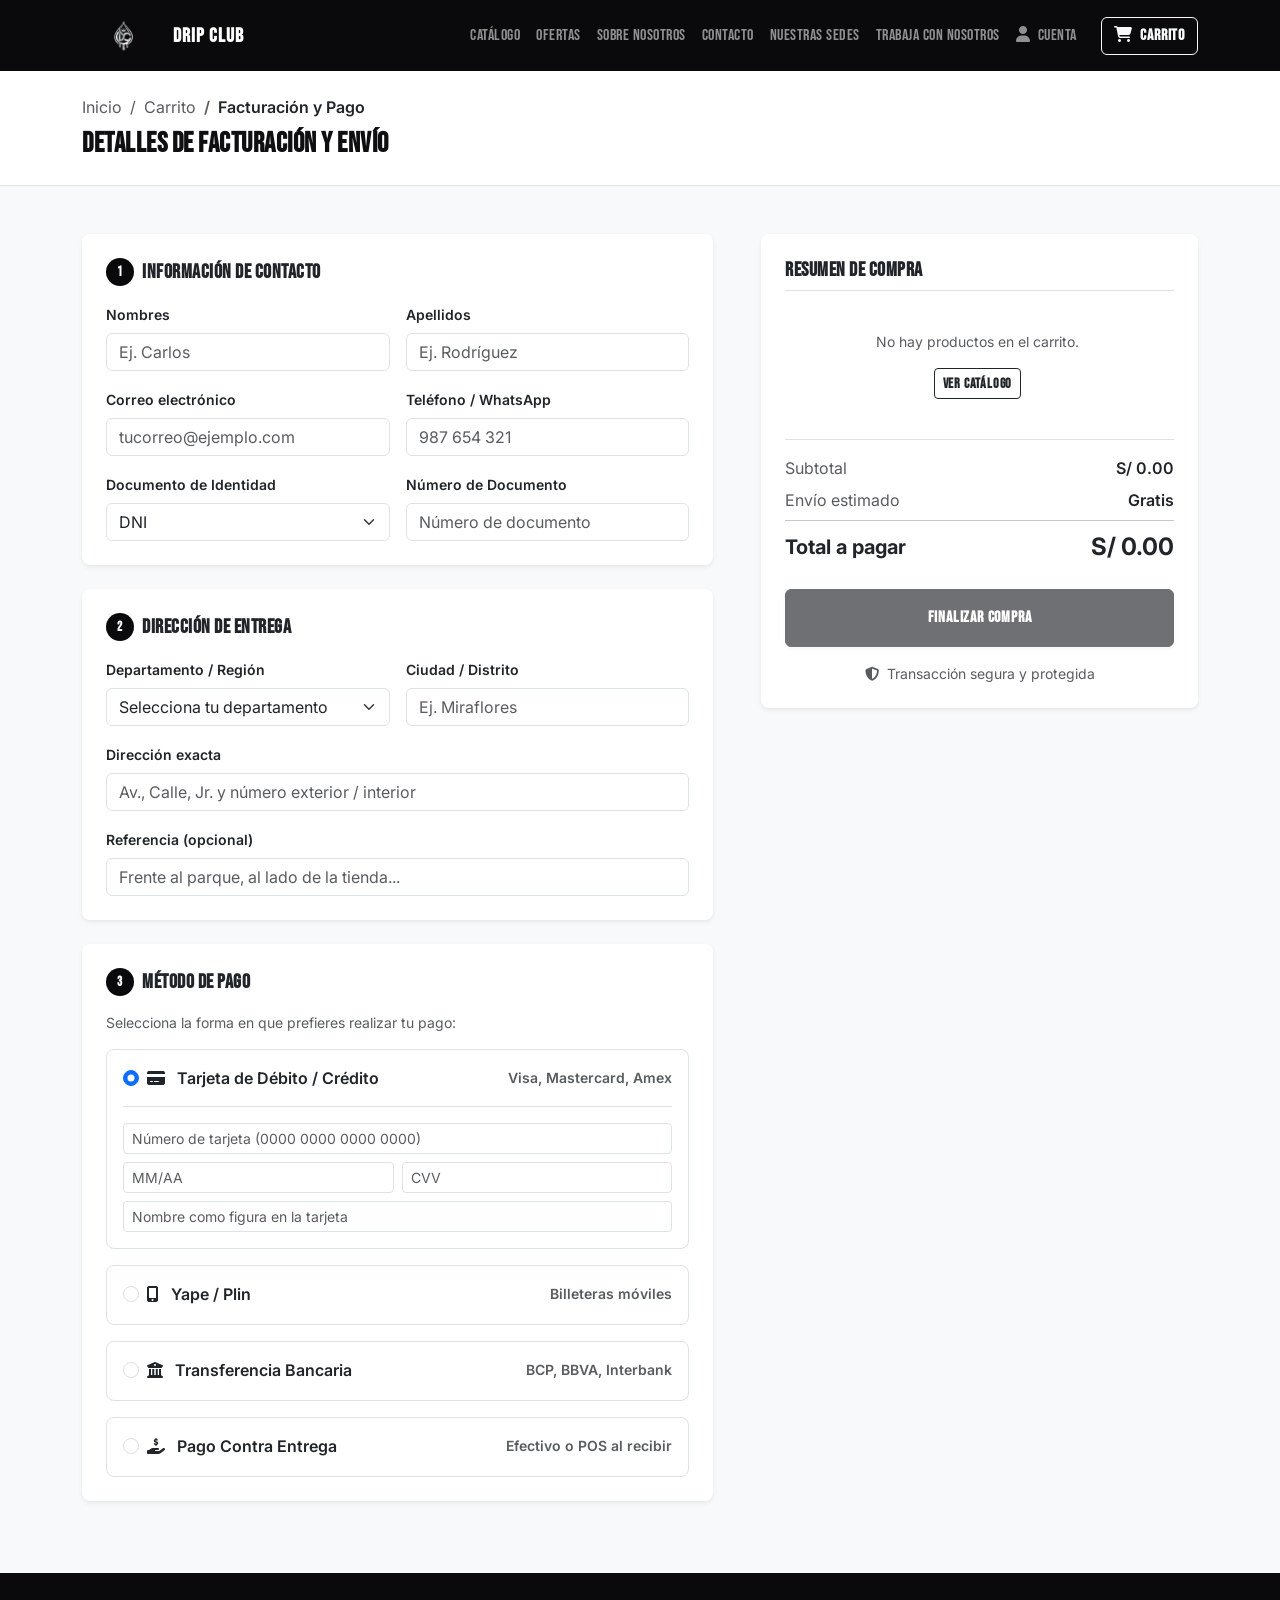
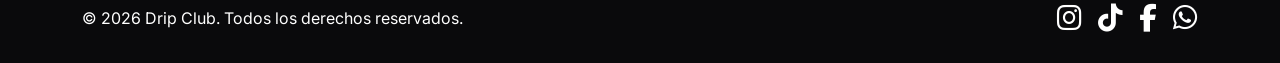
<file: assets/pages/facturacion.html>
<!DOCTYPE html>
<html lang="es">

<head>
    <meta charset="UTF-8">
    <meta name="viewport" content="width=device-width, initial-scale=1.0">
    <title>Facturación y Pago | Drip Club</title>
    <link href="https://cdn.jsdelivr.net/npm/bootstrap@5.3.3/dist/css/bootstrap.min.css" rel="stylesheet">
    <link href="../styles.css" rel="stylesheet">
    <link rel="shortcut icon" href="../../favicon.ico" type="image/x-icon">
</head>

<body class="bg-light">

    <!-- ===== NAVBAR ===== -->
    <nav class="navbar navbar-expand-lg navbar-dark bg-dark sticky-top">
        <div class="container">
            <a class="navbar-brand fw-bold d-flex align-items-center gap-2" href="../../index.html">
                <img src="../image/logo.png" alt="Logo Drip Club" height="45" class="d-inline-block">
                Drip Club</a>
            <button class="navbar-toggler" type="button" data-bs-toggle="collapse" data-bs-target="#menuPrincipal">
                <span class="navbar-toggler-icon"></span>
            </button>
            <div class="collapse navbar-collapse" id="menuPrincipal">
                <ul class="navbar-nav ms-auto mb-2 mb-lg-0">
                    <li class="nav-item">
                        <a class="nav-link" href="../../index.html">Catálogo</a>
                    </li>
                    <li class="nav-item">
                        <a class="nav-link" href="../../index.html#ofertas" id="navOfertas">
                            Ofertas
                        </a>
                    </li>
                    <li class="nav-item">
                        <a class="nav-link" href="sobreNosotros.html">Sobre nosotros</a>
                    </li>
                    <li class="nav-item">
                        <a class="nav-link" href="contacto.html">Contacto</a>
                    </li>
                    <li class="nav-item">
                        <a class="nav-link" href="sedes.html">Nuestras Sedes</a>
                    </li>
                    <li class="nav-item">
                        <a class="nav-link" href="trabajaNosotros.html">Trabaja con nosotros</a>
                    </li>
                    <li class="nav-item">
                        <a class="nav-link" href="cuenta.html" id="navCuenta">
                            <i class="fa-solid fa-user me-1"></i> Cuenta
                        </a>
                    </li>
                </ul>
                <button class="btn btn-outline-light ms-lg-3" type="button" id="btnAbrirCarrito"
                    data-bs-toggle="offcanvas" data-bs-target="#offcanvasCarrito" aria-controls="offcanvasCarrito">
                    <i class="fa-solid fa-cart-shopping me-1"></i> Carrito
                </button>
            </div>
        </div>
    </nav>

    <!-- ===== HEADER DEL CHECKOUT ===== -->
    <header class="py-4 bg-white border-bottom">
        <div class="container">
            <nav aria-label="breadcrumb">
                <ol class="breadcrumb mb-2 small">
                    <li class="breadcrumb-item"><a href="../../index.html"
                            class="text-muted text-decoration-none">Inicio</a></li>
                    <li class="breadcrumb-item"><a href="#" id="breadcrumbCarrito"
                            class="text-muted text-decoration-none">Carrito</a></li>
                    <li class="breadcrumb-item active text-dark fw-semibold" aria-current="page">Facturación y Pago</li>
                </ol>
            </nav>
            <h1 class="h3 fw-bold mb-0">Detalles de Facturación y Envío</h1>
        </div>
    </header>

    <!-- ===== CONTENIDO PRINCIPAL ===== -->
    <main class="container py-5">
        <form id="formFacturacion" class="needs-validation" novalidate>
            <div class="row g-5">

                <!-- COLUMNA IZQUIERDA: FORMULARIOS -->
                <div class="col-lg-7">
                    <div class="card border-0 shadow-sm p-4 rounded-3 mb-4 bg-white">
                        <h5 class="fw-bold mb-3 d-flex align-items-center gap-2">
                            <span class="badge bg-dark rounded-circle text-white p-2"
                                style="width: 28px; height: 28px; font-size: 0.8rem; line-height: 1;">1</span>
                            Información de Contacto
                        </h5>
                        <div class="row g-3">
                            <div class="col-sm-6">
                                <label for="nombreFacturacion" class="form-label small fw-semibold">Nombres</label>
                                <input type="text" class="form-control" id="nombreFacturacion" placeholder="Ej. Carlos"
                                    required>
                                <div class="invalid-feedback">Por favor ingresa tus nombres.</div>
                            </div>
                            <div class="col-sm-6">
                                <label for="apellidoFacturacion" class="form-label small fw-semibold">Apellidos</label>
                                <input type="text" class="form-control" id="apellidoFacturacion"
                                    placeholder="Ej. Rodríguez" required>
                                <div class="invalid-feedback">Por favor ingresa tus apellidos.</div>
                            </div>
                            <div class="col-sm-6">
                                <label for="correoFacturacion" class="form-label small fw-semibold">Correo
                                    electrónico</label>
                                <input type="email" class="form-control" id="correoFacturacion"
                                    placeholder="tucorreo@ejemplo.com" required>
                                <div class="invalid-feedback">Ingresa un correo electrónico válido.</div>
                            </div>
                            <div class="col-sm-6">
                                <label for="telefonoFacturacion" class="form-label small fw-semibold">Teléfono /
                                    WhatsApp</label>
                                <input type="tel" class="form-control" id="telefonoFacturacion"
                                    placeholder="987 654 321" required>
                                <div class="invalid-feedback">Ingresa un número telefónico.</div>
                            </div>
                            <div class="col-sm-6">
                                <label for="tipoDocFacturacion" class="form-label small fw-semibold">Documento de
                                    Identidad</label>
                                <select class="form-select" id="tipoDocFacturacion" required>
                                    <option value="DNI" selected>DNI</option>
                                    <option value="CE">Carnet de Extranjería</option>
                                    <option value="RUC">RUC</option>
                                    <option value="Pasaporte">Pasaporte</option>
                                </select>
                            </div>
                            <div class="col-sm-6">
                                <label for="numDocFacturacion" class="form-label small fw-semibold">Número de
                                    Documento</label>
                                <input type="text" class="form-control" id="numDocFacturacion"
                                    placeholder="Número de documento" required>
                                <div class="invalid-feedback">Ingresa tu número de documento.</div>
                            </div>
                        </div>
                    </div>

                    <!-- SECCIÓN 2: DIRECCIÓN DE ENVÍO -->
                    <div class="card border-0 shadow-sm p-4 rounded-3 mb-4 bg-white">
                        <h5 class="fw-bold mb-3 d-flex align-items-center gap-2">
                            <span class="badge bg-dark rounded-circle text-white p-2"
                                style="width: 28px; height: 28px; font-size: 0.8rem; line-height: 1;">2</span>
                            Dirección de Entrega
                        </h5>
                        <div class="row g-3">
                            <div class="col-sm-6">
                                <label for="regionFacturacion" class="form-label small fw-semibold">Departamento /
                                    Región</label>
                                <select class="form-select" id="regionFacturacion" required>
                                    <option value="" disabled selected>Selecciona tu departamento</option>
                                    <option value="Lima">Lima</option>
                                    <option value="Arequipa">Arequipa</option>
                                    <option value="Cusco">Cusco</option>
                                    <option value="La Libertad">La Libertad</option>
                                    <option value="Piura">Piura</option>
                                    <option value="Lambayeque">Lambayeque</option>
                                    <option value="Junín">Junín</option>
                                    <option value="Ancash">Áncash</option>
                                    <option value="Ica">Ica</option>
                                    <option value="Otro">Otro departamento</option>
                                </select>
                                <div class="invalid-feedback">Selecciona un departamento.</div>
                            </div>
                            <div class="col-sm-6">
                                <label for="ciudadFacturacion" class="form-label small fw-semibold">Ciudad /
                                    Distrito</label>
                                <input type="text" class="form-control" id="ciudadFacturacion"
                                    placeholder="Ej. Miraflores" required>
                                <div class="invalid-feedback">Ingresa tu ciudad o distrito.</div>
                            </div>
                            <div class="col-12">
                                <label for="direccionFacturacion" class="form-label small fw-semibold">Dirección
                                    exacta</label>
                                <input type="text" class="form-control" id="direccionFacturacion"
                                    placeholder="Av., Calle, Jr. y número exterior / interior" required>
                                <div class="invalid-feedback">Ingresa tu dirección de entrega.</div>
                            </div>
                            <div class="col-12">
                                <label for="referenciaFacturacion" class="form-label small fw-semibold">Referencia
                                    (opcional)</label>
                                <input type="text" class="form-control" id="referenciaFacturacion"
                                    placeholder="Frente al parque, al lado de la tienda...">
                            </div>
                        </div>
                    </div>

                    <!-- METODO DE PAGO -->
                    <div class="card border-0 shadow-sm p-4 rounded-3 mb-4 bg-white">
                        <h5 class="fw-bold mb-3 d-flex align-items-center gap-2">
                            <span class="badge bg-dark rounded-circle text-white p-2"
                                style="width: 28px; height: 28px; font-size: 0.8rem; line-height: 1;">3</span>
                            Método de Pago
                        </h5>
                        <p class="text-muted small mb-3">Selecciona la forma en que prefieres realizar tu pago:</p>

                        <div class="d-flex flex-column gap-3">

                            <div class="border rounded-3 p-3 metodo-pago-box">
                                <div class="form-check">
                                    <input class="form-check-input" type="radio" name="metodoPago" id="pagoTarjeta"
                                        value="tarjeta" checked>
                                    <label
                                        class="form-check-label fw-semibold w-100 cursor-pointer d-flex justify-content-between align-items-center"
                                        for="pagoTarjeta">
                                        <span><i class="fa-solid fa-credit-card me-2"></i> Tarjeta de Débito /
                                            Crédito</span>
                                        <span class="text-muted small">Visa, Mastercard, Amex</span>
                                    </label>
                                </div>
                                <div id="detallesTarjeta" class="mt-3 pt-3 border-top">
                                    <div class="row g-2">
                                        <div class="col-12">
                                            <input type="text" class="form-control form-control-sm"
                                                placeholder="Número de tarjeta (0000 0000 0000 0000)" maxlength="19">
                                        </div>
                                        <div class="col-6">
                                            <input type="text" class="form-control form-control-sm" placeholder="MM/AA"
                                                maxlength="5">
                                        </div>
                                        <div class="col-6">
                                            <input type="text" class="form-control form-control-sm" placeholder="CVV"
                                                maxlength="4">
                                        </div>
                                        <div class="col-12">
                                            <input type="text" class="form-control form-control-sm"
                                                placeholder="Nombre como figura en la tarjeta">
                                        </div>
                                    </div>
                                </div>
                            </div>


                            <div class="border rounded-3 p-3 metodo-pago-box">
                                <div class="form-check">
                                    <input class="form-check-input" type="radio" name="metodoPago" id="pagoYape"
                                        value="yape">
                                    <label
                                        class="form-check-label fw-semibold w-100 cursor-pointer d-flex justify-content-between align-items-center"
                                        for="pagoYape">
                                        <span><i class="fa-solid fa-mobile-screen-button me-2"></i> Yape / Plin</span>
                                        <span class="text-muted small">Billeteras móviles</span>
                                    </label>
                                </div>
                                <div id="detallesYape" class="mt-3 pt-3 border-top d-none">
                                    <p class="small text-muted mb-2">Transfiere el monto total al siguiente número:</p>
                                    <div class="p-2 bg-light rounded text-center mb-2">
                                        <span class="fw-bold fs-6">987 654 321</span><br>
                                        <small class="text-muted">Titular: Drip Club Perú S.A.C.</small>
                                    </div>
                                    <small class="text-muted d-block">Una vez confirmado el pedido, podrás adjuntar tu
                                        constancia o enviarla vía WhatsApp.</small>
                                </div>
                            </div>

                            <div class="border rounded-3 p-3 metodo-pago-box">
                                <div class="form-check">
                                    <input class="form-check-input" type="radio" name="metodoPago"
                                        id="pagoTransferencia" value="transferencia">
                                    <label
                                        class="form-check-label fw-semibold w-100 cursor-pointer d-flex justify-content-between align-items-center"
                                        for="pagoTransferencia">
                                        <span><i class="fa-solid fa-building-columns me-2"></i> Transferencia
                                            Bancaria</span>
                                        <span class="text-muted small">BCP, BBVA, Interbank</span>
                                    </label>
                                </div>
                                <div id="detallesTransferencia" class="mt-3 pt-3 border-top d-none">
                                    <div class="small text-muted">
                                        <p class="mb-1"><strong>BCP Corriente Soles:</strong> 193-98765432-0-88</p>
                                        <p class="mb-1"><strong>CCI:</strong> 002-193-009876543208-88</p>
                                        <p class="mb-0"><strong>Beneficiario:</strong> Drip Club Perú S.A.C.</p>
                                    </div>
                                </div>
                            </div>

                            <div class="border rounded-3 p-3 metodo-pago-box">
                                <div class="form-check">
                                    <input class="form-check-input" type="radio" name="metodoPago"
                                        id="pagoContraentrega" value="contraentrega">
                                    <label
                                        class="form-check-label fw-semibold w-100 cursor-pointer d-flex justify-content-between align-items-center"
                                        for="pagoContraentrega">
                                        <span><i class="fa-solid fa-hand-holding-dollar me-2"></i> Pago Contra
                                            Entrega</span>
                                        <span class="text-muted small">Efectivo o POS al recibir</span>
                                    </label>
                                </div>
                                <div id="detallesContraentrega" class="mt-3 pt-3 border-top d-none">
                                    <small class="text-muted">Paga cómodamente al repartidor cuando llegue a tu
                                        domicilio en efectivo o tarjeta.</small>
                                </div>
                            </div>

                        </div>
                    </div>

                </div>

                <!-- RESUMEN DEL PEDIDO -->
                <div class="col-lg-5">
                    <div class="card border-0 shadow-sm p-4 rounded-3 bg-white" style="position: sticky; top: 90px; z-index: 1;">
                        <h5 class="fw-bold mb-3 border-bottom pb-2">Resumen de Compra</h5>

                        <!-- Contenedor dinámico de items en checkout -->
                        <div id="listaItemsCheckout" class="overflow-y-auto mb-3 pe-1" style="max-height: 320px;">
                            <!-- Renderizado desde script -->
                        </div>

                        <!-- Cálculos -->
                        <div class="border-top pt-3">
                            <div class="d-flex justify-content-between text-muted mb-2">
                                <span>Subtotal</span>
                                <span class="fw-semibold text-dark" id="checkoutSubtotal">S/ 0.00</span>
                            </div>
                            <div class="d-flex justify-content-between text-muted mb-2">
                                <span>Envío estimado</span>
                                <span class="text-dark fw-semibold">Gratis</span>
                            </div>
                            <hr class="my-2">
                            <div class="d-flex justify-content-between align-items-center mb-4">
                                <span class="fs-5 fw-bold">Total a pagar</span>
                                <span class="fs-4 fw-bold text-dark" id="checkoutTotal">S/ 0.00</span>
                            </div>

                            <button type="submit" class="btn btn-dark w-100 py-3 fw-bold fs-6 shadow-sm"
                                id="btnConfirmarPedido">
                                Finalizar Compra
                            </button>

                            <p class="text-center text-muted small mt-3 mb-0">
                                <i class="fa-solid fa-shield-halved me-1"></i> Transacción segura y protegida
                            </p>
                        </div>
                    </div>
                </div>

            </div>
        </form>
    </main>

    <!-- ===== CARRITO DE COMPRAS ===== -->
    <div class="offcanvas offcanvas-end" tabindex="-1" id="offcanvasCarrito" aria-labelledby="offcanvasCarritoLabel">
        <div class="offcanvas-header border-bottom">
            <h5 class="offcanvas-title fw-bold m-0" id="offcanvasCarritoLabel">
                Carrito de Compras
            </h5>
            <button type="button" class="btn-close" data-bs-dismiss="offcanvas" aria-label="Cerrar"></button>
        </div>

        <div class="offcanvas-body d-flex flex-column p-3">
            <div id="contenedorItemsCarrito" class="flex-grow-1 overflow-y-auto pe-1"></div>

            <div id="resumenCarrito" class="border-top pt-3 mt-auto d-none">
                <div class="d-flex justify-content-between text-muted mb-2">
                    <span>Subtotal</span>
                    <span class="fw-semibold text-dark" id="cartSubtotal">S/ 0.00</span>
                </div>
                <div class="d-flex justify-content-between text-muted mb-2">
                    <span>Envío</span>
                    <span class="text-dark fw-semibold">Gratis</span>
                </div>
                <hr class="my-2">
                <div class="d-flex justify-content-between align-items-center mb-3">
                    <span class="fw-bold">Total</span>
                    <span class="fs-5 fw-bold text-dark" id="cartTotal">S/ 0.00</span>
                </div>
                <div class="d-grid gap-2">
                    <button class="btn btn-dark w-100 py-2 fw-semibold" id="btnFinalizarCompra">
                        Ir a Pagar
                    </button>
                    <button class="btn btn-outline-dark btn-sm w-100 py-1" id="btnVaciarCarrito">
                        Vaciar Carrito
                    </button>
                </div>
            </div>
        </div>
    </div>

    <!-- ===== COMPRA EXITOSA ===== -->
    <div class="modal fade" id="modalCompraExitosa" tabindex="-1" aria-labelledby="modalCompraExitosaLabel"
        aria-hidden="true" data-bs-backdrop="static">
        <div class="modal-dialog modal-dialog-centered">
            <div class="modal-content border-0 shadow text-center p-4 rounded-3">
                <div class="modal-body">
                    <div class="mx-auto mb-3 text-dark" style="font-size: 2.5rem;">
                        <i class="fa-solid fa-check"></i>
                    </div>
                    <h5 class="fw-bold mb-2">Compra exitosa</h5>
                    <p class="text-muted small mb-2">
                        Tus productos han sido procesados correctamente.
                    </p>
                    <p class="small text-muted mb-4">
                        Número de orden: <strong id="codigoOrdenSimulada" class="text-dark">#DC-72819</strong>
                    </p>
                    <a href="../../index.html" class="btn btn-dark w-100 py-2 fw-semibold">
                        Volver a la Tienda
                    </a>
                </div>
            </div>
        </div>
    </div>

    <!-- ===== FOOTER ===== -->
    <footer class="bg-dark text-white py-4 mt-auto">
        <div class="container d-flex justify-content-between align-items-center flex-wrap gap-3">
            <p class="mb-0">&copy; 2026 Drip Club. Todos los derechos reservados.</p>
            <div class="d-flex gap-3 align-items-center">
                <a href="https://instagram.com" target="_blank" rel="noopener noreferrer" class="text-white fs-3"
                    title="Instagram">
                    <i class="fa-brands fa-instagram"></i>
                </a>
                <a href="https://tiktok.com" target="_blank" rel="noopener noreferrer" class="text-white fs-3"
                    title="TikTok">
                    <i class="fa-brands fa-tiktok"></i>
                </a>
                <a href="https://facebook.com" target="_blank" rel="noopener noreferrer" class="text-white fs-3"
                    title="Facebook">
                    <i class="fa-brands fa-facebook-f"></i>
                </a>
                <a href="https://wa.me/51999999999" target="_blank" rel="noopener noreferrer" class="text-white fs-3"
                    title="WhatsApp">
                    <i class="fa-brands fa-whatsapp"></i>
                </a>
            </div>
        </div>
    </footer>

    <script src="https://cdn.jsdelivr.net/npm/bootstrap@5.3.3/dist/js/bootstrap.bundle.min.js"></script>

    <script src="../scripts/script.js"></script>

    <script>
        document.addEventListener('DOMContentLoaded', () => {
            const listaItemsCheckout = document.getElementById('listaItemsCheckout');
            const checkoutSubtotal = document.getElementById('checkoutSubtotal');
            const checkoutTotal = document.getElementById('checkoutTotal');
            const formFacturacion = document.getElementById('formFacturacion');
            const breadcrumbCarrito = document.getElementById('breadcrumbCarrito');

            // Abrir el carrito si hacen clic en el breadcrumb
            if (breadcrumbCarrito) {
                breadcrumbCarrito.addEventListener('click', (e) => {
                    e.preventDefault();
                    abrirOffcanvasCarrito();
                });
            }

            // Alternar detalles del metodo de pago seleccionado
            const radiosPago = document.querySelectorAll('input[name="metodoPago"]');
            radiosPago.forEach(radio => {
                radio.addEventListener('change', () => {
                    document.getElementById('detallesTarjeta').classList.toggle('d-none', radio.value !== 'tarjeta');
                    document.getElementById('detallesYape').classList.toggle('d-none', radio.value !== 'yape');
                    document.getElementById('detallesTransferencia').classList.toggle('d-none', radio.value !== 'transferencia');
                    document.getElementById('detallesContraentrega').classList.toggle('d-none', radio.value !== 'contraentrega');
                });
            });

            // Funcion para renderizar el resumen en la columna derecha
            function renderizarCheckoutResumen() {
                if (!listaItemsCheckout) return;

                if (carrito.length === 0) {
                    listaItemsCheckout.innerHTML = `
                        <div class="text-center py-4">
                            <p class="text-muted small mb-3">No hay productos en el carrito.</p>
                            <a href="../../index.html" class="btn btn-outline-dark btn-sm">Ver Catálogo</a>
                        </div>
                    `;
                    if (checkoutSubtotal) checkoutSubtotal.textContent = 'S/ 0.00';
                    if (checkoutTotal) checkoutTotal.textContent = 'S/ 0.00';
                    const btnConfirmar = document.getElementById('btnConfirmarPedido');
                    if (btnConfirmar) btnConfirmar.disabled = true;
                    return;
                }

                let html = '';
                carrito.forEach(item => {
                    const subtotal = (item.precio * item.cantidad).toFixed(2);
                    html += `
                        <div class="d-flex align-items-center justify-content-between py-2 border-bottom">
                            <div class="d-flex align-items-center gap-3">
                                <img src="${resolverRutaImagen(item.imagen)}" class="rounded-1 object-fit-cover" style="height: 50px; width: 50px;" alt="${item.titulo}">
                                <div>
                                    <h6 class="mb-0 small fw-semibold text-truncate" style="max-width: 170px;">${item.titulo}</h6>
                                    <small class="text-muted">Cant: ${item.cantidad} &bull; S/ ${item.precio.toFixed(2)}</small>
                                </div>
                            </div>
                            <span class="fw-bold small">S/ ${subtotal}</span>
                        </div>
                    `;
                });

                listaItemsCheckout.innerHTML = html;
                const total = carrito.reduce((acc, i) => acc + (i.precio * i.cantidad), 0).toFixed(2);
                if (checkoutSubtotal) checkoutSubtotal.textContent = `S/ ${total}`;
                if (checkoutTotal) checkoutTotal.textContent = `S/ ${total}`;
            }

            renderizarCheckoutResumen();

            // Escuchar cambios en el carrito para refrescar tambien este resumen
            window.addEventListener('storage', renderizarCheckoutResumen);

            // Manejo del submit de facturacion
            if (formFacturacion) {
                formFacturacion.addEventListener('submit', (e) => {
                    e.preventDefault();
                    if (!formFacturacion.checkValidity()) {
                        e.stopPropagation();
                        formFacturacion.classList.add('was-validated');
                        return;
                    }

                    if (carrito.length === 0) {
                        alert('Tu carrito está vacío. Agrega productos antes de realizar el pedido.');
                        return;
                    }

                    // Generar codigo de orden simulada
                    const cod = '#DC-' + Math.floor(10000 + Math.random() * 90000);
                    const elCod = document.getElementById('codigoOrdenSimulada');
                    if (elCod) elCod.textContent = cod;

                    // Vaciar carrito
                    carrito = [];
                    guardarYActualizarCarrito();
                    renderizarCheckoutResumen();

                    // Mostrar modal de compra exitosa
                    const modalEl = document.getElementById('modalCompraExitosa');
                    if (modalEl) {
                        const modal = new bootstrap.Modal(modalEl);
                        modal.show();
                    }
                });
            }
        });
    </script>
</body>

</html>
</file>
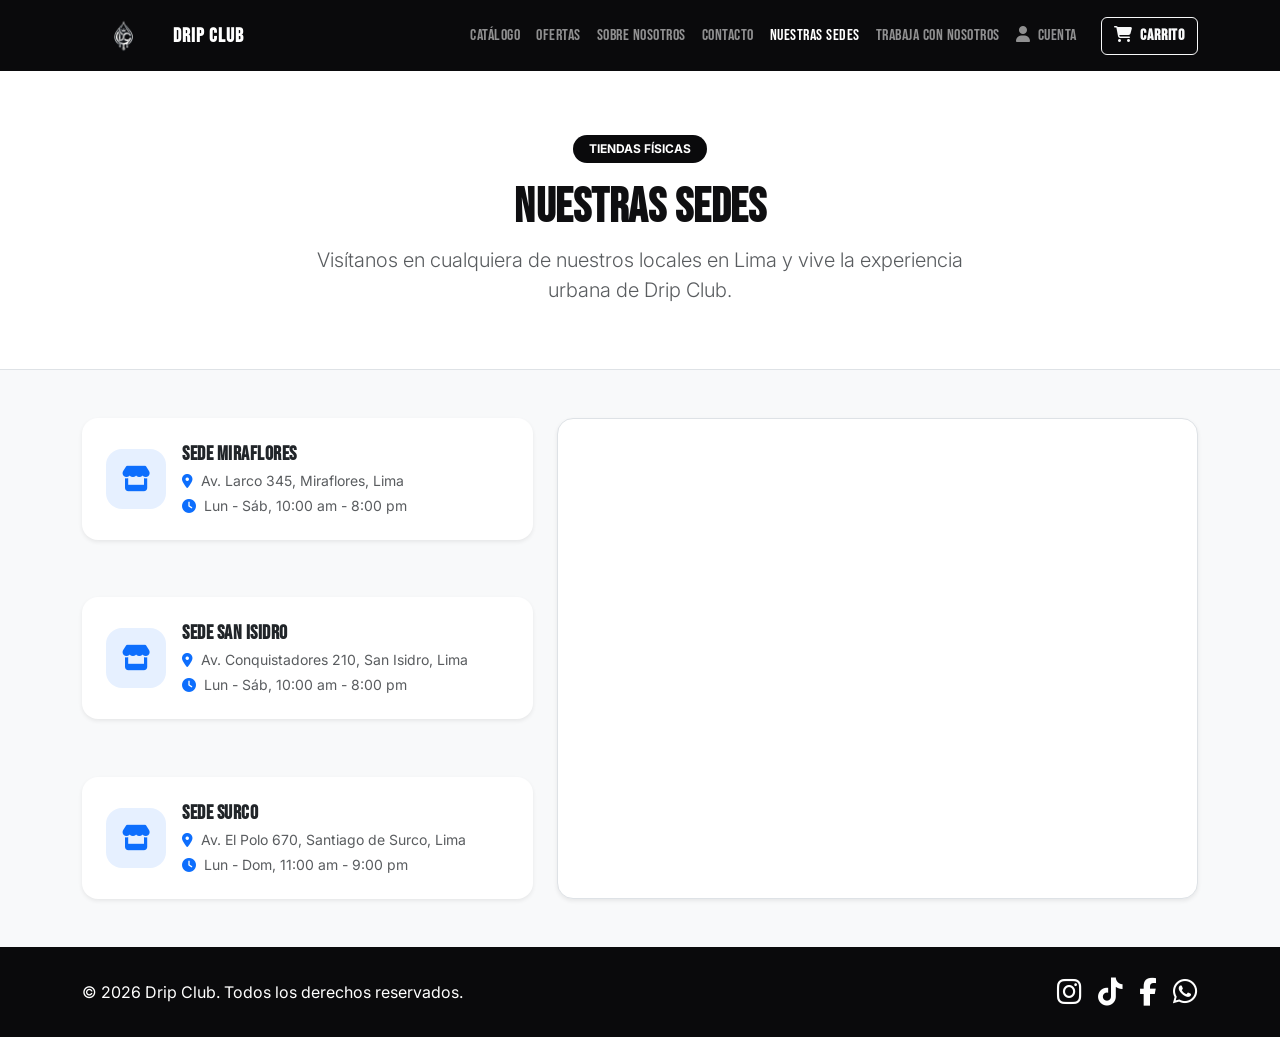
<file: assets/pages/sedes.html>
<!DOCTYPE html>
<html lang="es">

<head>
  <meta charset="UTF-8">
  <meta name="viewport" content="width=device-width, initial-scale=1.0">
  <title>Nuestras Sedes | Drip Club</title>
  <link href="https://cdn.jsdelivr.net/npm/bootstrap@5.3.3/dist/css/bootstrap.min.css" rel="stylesheet">
  <link href="../styles.css" rel="stylesheet">

  <link rel="shortcut icon" href="../../favicon.ico" type="image/x-icon">
</head>

<body class="d-flex flex-column min-vh-100 bg-light">

  <nav class="navbar navbar-expand-lg navbar-dark bg-dark sticky-top">
    <div class="container">
      <a class="navbar-brand fw-bold d-flex align-items-center gap-2" href="../../index.html">
        <img src="../image/logo.png" alt="Logo Drip Club" height="45" class="d-inline-block">
        Drip Club
      </a>
      <button class="navbar-toggler" type="button" data-bs-toggle="collapse" data-bs-target="#menuPrincipal"
        aria-controls="menuPrincipal" aria-expanded="false" aria-label="Toggle navigation">
        <span class="navbar-toggler-icon"></span>
      </button>
      <div class="collapse navbar-collapse" id="menuPrincipal">
        <ul class="navbar-nav ms-auto mb-2 mb-lg-0">
          <li class="nav-item">
            <a class="nav-link" href="../../index.html">Catálogo</a>
          </li>
          <li class="nav-item">
            <a class="nav-link" href="../../index.html#ofertas" id="navOfertas">
              Ofertas
            </a>
          </li>
          <li class="nav-item">
            <a class="nav-link" href="sobreNosotros.html">Sobre nosotros</a>
          </li>
          <li class="nav-item">
            <a class="nav-link" href="contacto.html">Contacto</a>
          </li>
          <li class="nav-item">
            <a class="nav-link active" href="sedes.html">Nuestras Sedes</a>
          </li>
          <li class="nav-item">
            <a class="nav-link" href="trabajaNosotros.html">Trabaja con nosotros</a>
          </li>
          <!-- Item Cuenta: abre el modal de login al hacer clic -->
          <li class="nav-item">
            <a class="nav-link" href="#" id="navCuenta" data-bs-toggle="modal" data-bs-target="#modalCuenta">
              <i class="fa-solid fa-user me-1"></i>
              Cuenta
            </a>
          </li>
        </ul>
        <button class="btn btn-outline-light ms-lg-3" type="button" id="btnAbrirCarrito" data-bs-toggle="offcanvas"
          data-bs-target="#offcanvasCarrito" aria-controls="offcanvasCarrito">
          <i class="fa-solid fa-cart-shopping me-1"></i> Carrito
        </button>
      </div>
    </div>
  </nav>

  <!-- ===== BANNER ===== -->
  <section class="py-5 bg-white border-bottom text-center">
    <div class="container py-3">
      <span class="badge bg-dark px-3 py-2 text-uppercase mb-3 rounded-pill">Tiendas Físicas</span>
      <h1 class="fw-bold display-5">Nuestras Sedes</h1>
      <p class="text-muted lead mx-auto mb-0" style="max-width: 650px;">
        Visítanos en cualquiera de nuestros locales en Lima y vive la experiencia urbana de Drip Club.
      </p>
    </div>
  </section>

  <main class="container my-5">
    <div class="row g-4 align-items-stretch">

      <!-- Columna izquierda: las 3 tarjetas de sede -->
      <div class="col-lg-5">
        <div class="d-flex flex-column gap-3 h-100 justify-content-between">

          <!-- Sede 1 -->
          <div class="card card-sede border-0 shadow-sm rounded-4 p-4 bg-white">
            <div class="d-flex align-items-center">
              <div class="icon-box bg-primary bg-opacity-10 text-primary me-3 flex-shrink-0">
                <i class="fa-solid fa-store"></i>
              </div>
              <div>
                <h5 class="fw-bold mb-1">Sede Miraflores</h5>
                <p class="mb-1 text-muted small"><i class="fa-solid fa-location-dot me-1 text-primary"></i> Av. Larco
                  345, Miraflores, Lima</p>
                <p class="mb-0 text-muted small"><i class="fa-solid fa-clock me-1 text-primary"></i> Lun - Sáb, 10:00 am
                  - 8:00 pm</p>
              </div>
            </div>
          </div>

          <!-- Sede 2 -->
          <div class="card card-sede border-0 shadow-sm rounded-4 p-4 bg-white">
            <div class="d-flex align-items-center">
              <div class="icon-box bg-primary bg-opacity-10 text-primary me-3 flex-shrink-0">
                <i class="fa-solid fa-store"></i>
              </div>
              <div>
                <h5 class="fw-bold mb-1">Sede San Isidro</h5>
                <p class="mb-1 text-muted small"><i class="fa-solid fa-location-dot me-1 text-primary"></i> Av.
                  Conquistadores 210, San Isidro, Lima</p>
                <p class="mb-0 text-muted small"><i class="fa-solid fa-clock me-1 text-primary"></i> Lun - Sáb, 10:00 am
                  - 8:00 pm</p>
              </div>
            </div>
          </div>

          <!-- Sede 3 -->
          <div class="card card-sede border-0 shadow-sm rounded-4 p-4 bg-white">
            <div class="d-flex align-items-center">
              <div class="icon-box bg-primary bg-opacity-10 text-primary me-3 flex-shrink-0">
                <i class="fa-solid fa-store"></i>
              </div>
              <div>
                <h5 class="fw-bold mb-1">Sede Surco</h5>
                <p class="mb-1 text-muted small"><i class="fa-solid fa-location-dot me-1 text-primary"></i> Av. El Polo
                  670, Santiago de Surco, Lima</p>
                <p class="mb-0 text-muted small"><i class="fa-solid fa-clock me-1 text-primary"></i> Lun - Dom, 11:00 am
                  - 9:00 pm</p>
              </div>
            </div>
          </div>

        </div>
      </div>

      <!-- Columna derecha: mapa -->
      <div class="col-lg-7">
        <div class="ratio ratio-4x3 rounded-4 shadow-sm overflow-hidden h-100 border bg-white">
          <iframe src="https://www.google.com/maps?q=Lima,Peru&output=embed" style="border:0;" allowfullscreen=""
            loading="lazy" referrerpolicy="no-referrer-when-downgrade"></iframe>
        </div>
      </div>

    </div>
  </main>


  <!-- ===== MODAL DE CUENTA (login / registro) ===== -->
  <!-- Un solo modal con dos "vistas" (loginView y registroView).
       Alternamos cuál se ve con la clase d-none (display: none) usando JS simple. -->
  <div class="modal fade" id="modalCuenta" tabindex="-1" aria-hidden="true">
    <div class="modal-dialog modal-dialog-centered">
      <div class="modal-content">

        <div class="modal-header">
          <h5 class="modal-title" id="tituloModalCuenta">Inicia sesión para continuar</h5>
          <button type="button" class="btn-close" data-bs-dismiss="modal" aria-label="Cerrar"></button>
        </div>

        <div class="modal-body">

          <!-- ---- Vista: LOGIN ---- -->
          <div id="loginView">
            <form>
              <div class="mb-3">
                <label for="loginEmail" class="form-label">Correo electrónico</label>
                <input type="email" class="form-control" id="loginEmail" placeholder="nombre@correo.com">
              </div>
              <div class="mb-3">
                <label for="loginPassword" class="form-label">Contraseña</label>
                <input type="password" class="form-control" id="loginPassword" placeholder="Tu contraseña">
              </div>
              <button type="submit" class="btn btn-dark w-100">Iniciar sesión</button>
            </form>
            <p class="text-center text-muted mt-3 mb-0">
              ¿No tienes cuenta?
              <a href="#" id="irARegistro">Regístrate aquí</a>
            </p>
          </div>

          <!-- ---- Vista: REGISTRO (oculta al inicio) ---- -->
          <div id="registroView" class="d-none">
            <form>
              <div class="mb-3">
                <label for="registroNombre" class="form-label">Nombre completo</label>
                <input type="text" class="form-control" id="registroNombre" placeholder="Tu nombre">
              </div>
              <div class="mb-3">
                <label for="registroEmail" class="form-label">Correo electrónico</label>
                <input type="email" class="form-control" id="registroEmail" placeholder="nombre@correo.com">
              </div>
              <div class="mb-3">
                <label for="registroPassword" class="form-label">Contraseña</label>
                <input type="password" class="form-control" id="registroPassword" placeholder="Crea una contraseña">
              </div>
              <button type="submit" class="btn btn-dark w-100">Crear cuenta</button>
            </form>
            <p class="text-center text-muted mt-3 mb-0">
              ¿Ya tienes cuenta?
              <a href="#" id="irALogin">Inicia sesión aquí</a>
            </p>
          </div>

        </div>
      </div>
    </div>
  </div>

  <!-- ===== FOOTER ===== -->
  <footer class="bg-dark text-white py-4 mt-auto">
    <div class="container d-flex justify-content-between align-items-center flex-wrap gap-3">
      <p class="mb-0">&copy; 2026 Drip Club. Todos los derechos reservados.</p>
      <div class="d-flex gap-3 align-items-center">
        <a href="https://instagram.com" target="_blank" rel="noopener noreferrer" class="text-white fs-3"
          title="Instagram">
          <i class="fa-brands fa-instagram"></i>
        </a>
        <a href="https://tiktok.com" target="_blank" rel="noopener noreferrer" class="text-white fs-3" title="TikTok">
          <i class="fa-brands fa-tiktok"></i>
        </a>
        <a href="https://facebook.com" target="_blank" rel="noopener noreferrer" class="text-white fs-3"
          title="Facebook">
          <i class="fa-brands fa-facebook-f"></i>
        </a>
        <a href="https://wa.me/51999999999" target="_blank" rel="noopener noreferrer" class="text-white fs-3"
          title="WhatsApp">
          <i class="fa-brands fa-whatsapp"></i>
        </a>
      </div>
    </div>
  </footer>

  <!-- Bootstrap JS  -->
  <script src="https://cdn.jsdelivr.net/npm/bootstrap@5.3.3/dist/js/bootstrap.bundle.min.js"></script>

  <!-- Java Script -->
  <script src="../scripts/script.js"></script>


  <!-- Script propio: alterna entre la vista de login y la de registro dentro del modal -->
  <script>
    const loginView = document.getElementById('loginView');
    const registroView = document.getElementById('registroView');
    const tituloModal = document.getElementById('tituloModalCuenta');

    document.getElementById('irARegistro').addEventListener('click', function (e) {
      e.preventDefault();
      loginView.classList.add('d-none');
      registroView.classList.remove('d-none');
      tituloModal.textContent = 'Crea tu cuenta';
    });

    document.getElementById('irALogin').addEventListener('click', function (e) {
      e.preventDefault();
      registroView.classList.add('d-none');
      loginView.classList.remove('d-none');
      tituloModal.textContent = 'Inicia sesión para continuar';
    });
  </script>

  <!-- ===== OFFCANVAS: CARRITO DE COMPRAS ===== -->
  <div class="offcanvas offcanvas-end" tabindex="-1" id="offcanvasCarrito" aria-labelledby="offcanvasCarritoLabel">
    <div class="offcanvas-header border-bottom">
      <h5 class="offcanvas-title fw-bold m-0" id="offcanvasCarritoLabel">
        Carrito de Compras
      </h5>
      <button type="button" class="btn-close" data-bs-dismiss="offcanvas" aria-label="Cerrar"></button>
    </div>

    <div class="offcanvas-body d-flex flex-column p-3">
      <!-- Lista dinamica de items del carrito -->
      <div id="contenedorItemsCarrito" class="flex-grow-1 overflow-y-auto pe-1">
        <!-- Renderizado dinámicamente con JavaScript -->
      </div>

      <!-- Resumen y acciones del carrito -->
      <div id="resumenCarrito" class="border-top pt-3 mt-auto d-none">
        <div class="d-flex justify-content-between text-muted mb-2">
          <span>Subtotal</span>
          <span class="fw-semibold text-dark" id="cartSubtotal">S/ 0.00</span>
        </div>
        <div class="d-flex justify-content-between text-muted mb-2">
          <span>Envío</span>
          <span class="text-dark fw-semibold">Gratis</span>
        </div>
        <hr class="my-2">
        <div class="d-flex justify-content-between align-items-center mb-3">
          <span class="fw-bold">Total</span>
          <span class="fs-5 fw-bold text-dark" id="cartTotal">S/ 0.00</span>
        </div>

        <div class="d-grid gap-2">
          <button class="btn btn-dark w-100 py-2 fw-semibold" id="btnFinalizarCompra">
            Ir a Pagar
          </button>
          <button class="btn btn-outline-dark btn-sm w-100 py-1" id="btnVaciarCarrito">
            Vaciar Carrito
          </button>
        </div>
      </div>
    </div>
  </div>

  <!-- ===== MODAL: SIMULACION DE COMPRA EXITOSA ===== -->
  <div class="modal fade" id="modalCompraExitosa" tabindex="-1" aria-labelledby="modalCompraExitosaLabel"
    aria-hidden="true">
    <div class="modal-dialog modal-dialog-centered">
      <div class="modal-content border-0 shadow text-center p-4 rounded-3">
        <div class="modal-body">
          <div class="mx-auto mb-3 text-dark" style="font-size: 2.5rem;">
            <i class="fa-solid fa-check"></i>
          </div>
          <h5 class="fw-bold mb-2">Compra exitosa</h5>
          <p class="text-muted small mb-4">
            Tus productos han sido procesados correctamente.
          </p>
          <button type="button" class="btn btn-dark w-100 py-2 fw-semibold" data-bs-dismiss="modal">
            Continuar
          </button>
        </div>
      </div>
    </div>
  </div>
<!-- ===== SESIÓN DRIP CLUB: login, registro y acceso a Mi cuenta ===== -->
<script>
    (function () {
        const K_SESION = 'dripclub_sesion_iniciada';
        const K_ACTUAL = 'dripclub_usuario_actual';
        const K_USUARIOS = 'dripclub_usuarios';

        // Ruta a cuenta.html según estemos en la raíz (index.html) o en assets/pages/
        const enPaginas = window.location.pathname.includes('/assets/pages/') || window.location.href.includes('/assets/pages/');
        const URL_CUENTA = enPaginas ? 'cuenta.html' : 'assets/pages/cuenta.html';

        function guardarUsuarios(lista) {
            try { localStorage.setItem(K_USUARIOS, JSON.stringify(lista)); } catch (err) { }
        }

        // Lee los usuarios y se asegura de que exista la cuenta de prueba
        function leerUsuarios() {
            let lista = [];
            try { lista = JSON.parse(localStorage.getItem(K_USUARIOS)) || []; } catch (err) { lista = []; }
            if (!lista.some(u => u.correo === 'dripclub@gmail.com')) {
                lista.push({ nombre: 'Drip Club', correo: 'dripclub@gmail.com', password: 'admin', telefono: '', direcciones: [] });
                guardarUsuarios(lista);
            }
            return lista;
        }

        function haySesion() {
            try { return localStorage.getItem(K_SESION) === 'true'; } catch (err) { return false; }
        }

        function iniciarSesion(correo) {
            try {
                localStorage.setItem(K_SESION, 'true');
                localStorage.setItem(K_ACTUAL, correo);
            } catch (err) { }
            window.location.href = URL_CUENTA;
        }

        // Muestra un mensaje de error dentro del formulario (sin tocar tu HTML)
        function mostrarError(form, mensaje) {
            let aviso = form.querySelector('.aviso-sesion');
            if (!aviso) {
                aviso = document.createElement('div');
                aviso.className = 'alert alert-danger py-2 aviso-sesion';
                form.prepend(aviso);
            }
            aviso.textContent = mensaje;
        }

        // Envío de los formularios de login y registro (funciona con #modalCuenta y #modalCuentaNav)
        document.addEventListener('submit', function (e) {
            const form = e.target;
            const esRegistro = form.closest('#registroView');
            const esLogin = form.closest('#loginView, #modalCuentaNav');
            if (!esRegistro && !esLogin) return;
            e.preventDefault();

            const correo = form.querySelector('input[type="email"]').value.trim().toLowerCase();
            const password = form.querySelector('input[type="password"]').value;
            const usuarios = leerUsuarios();

            if (esRegistro) {
                const nombre = form.querySelector('input[type="text"]').value.trim();
                if (!nombre || !correo || !password) return mostrarError(form, 'Completa todos los campos.');
                if (usuarios.some(u => u.correo === correo)) return mostrarError(form, 'Ese correo ya está registrado.');
                usuarios.push({ nombre: nombre, correo: correo, password: password, telefono: '', direcciones: [] });
                guardarUsuarios(usuarios);
                iniciarSesion(correo);
                return;
            }

            if (!usuarios.some(u => u.correo === correo && u.password === password)) {
                return mostrarError(form, 'Correo o contraseña incorrectos.');
            }
            iniciarSesion(correo);
        });

        // Si ya hay sesión, el botón "Cuenta" del navbar lleva a cuenta.html en vez de abrir el modal
        document.addEventListener('click', function (e) {
            if (e.target.closest('#navCuenta') && haySesion()) {
                e.preventDefault();
                e.stopImmediatePropagation();
                window.location.href = URL_CUENTA;
            }
        }, true);
    })();
</script>
</body>

</html>
</file>
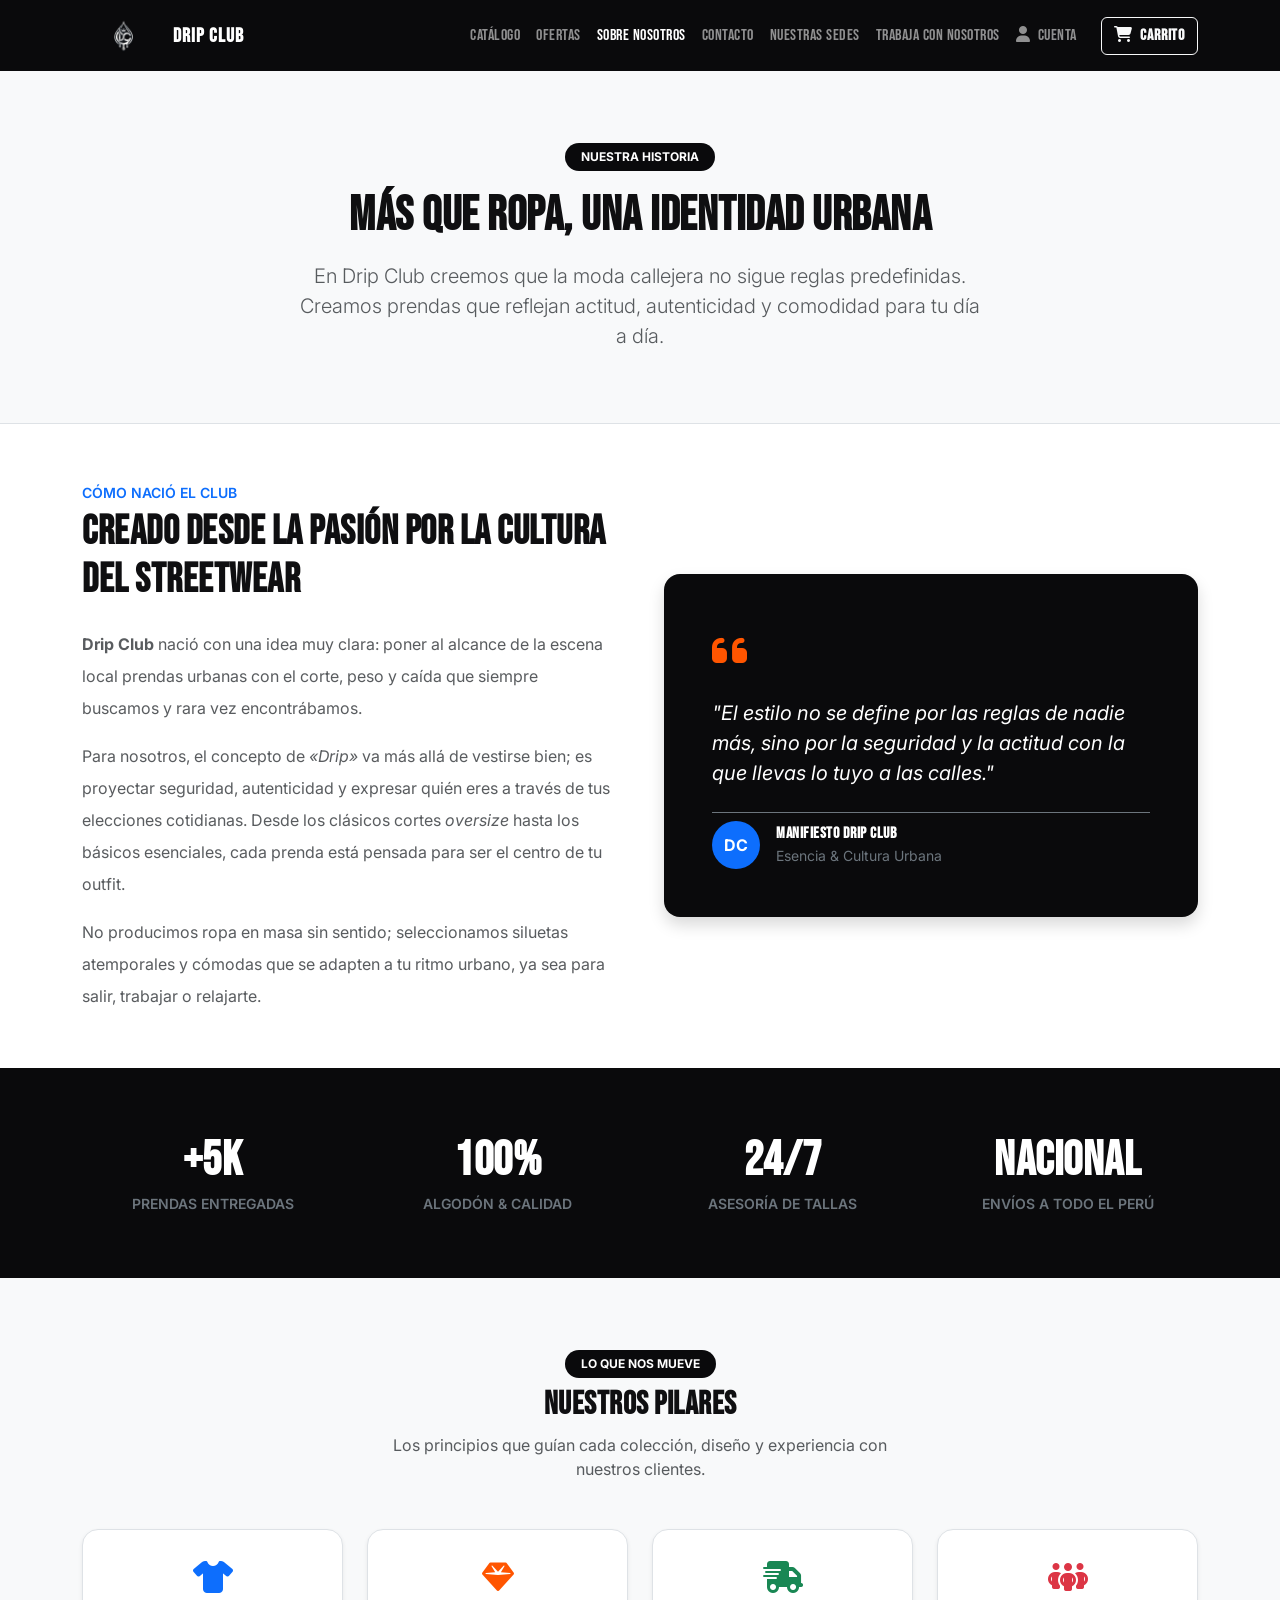
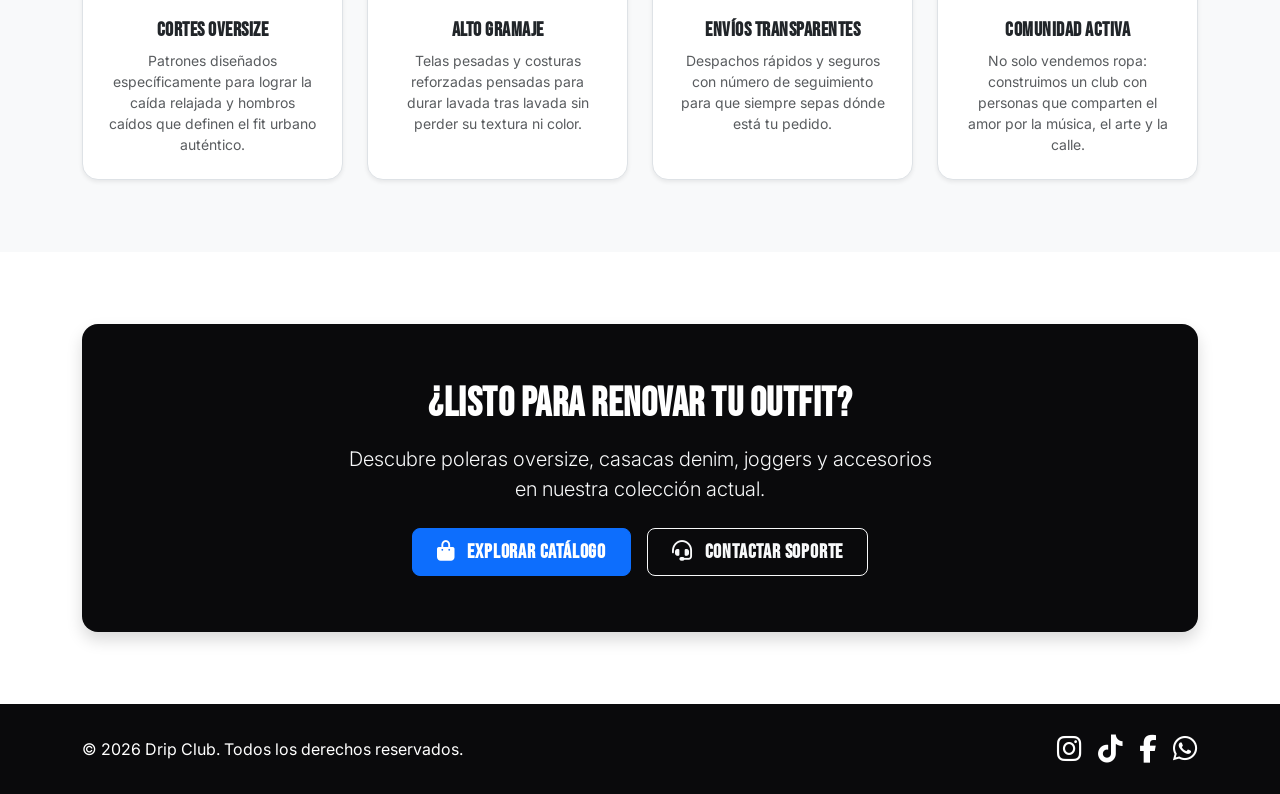
<file: assets/pages/sobreNosotros.html>
<!DOCTYPE html>
<html lang="es">

<head>
    <meta charset="UTF-8">
    <meta name="viewport" content="width=device-width, initial-scale=1.0">
    <title>Sobre Nosotros | Drip Club</title>
    <link href="https://cdn.jsdelivr.net/npm/bootstrap@5.3.3/dist/css/bootstrap.min.css" rel="stylesheet">
    <link href="../styles.css" rel="stylesheet">
</head>

<body class="d-flex flex-column min-vh-100 bg-white">

    <nav class="navbar navbar-expand-lg navbar-dark bg-dark sticky-top">
        <div class="container">
            <a class="navbar-brand fw-bold d-flex align-items-center gap-2" href="../../index.html">
                <img src="../image/logo.png" alt="Logo Drip Club" height="45" class="d-inline-block">
                Drip Club</a>
            <button class="navbar-toggler" type="button" data-bs-toggle="collapse" data-bs-target="#menuPrincipal"
                aria-controls="menuPrincipal" aria-expanded="false" aria-label="Toggle navigation">
                <span class="navbar-toggler-icon"></span>
            </button>
            <div class="collapse navbar-collapse" id="menuPrincipal">
                <ul class="navbar-nav ms-auto mb-2 mb-lg-0">
                    <li class="nav-item">
                        <a class="nav-link" href="../../index.html">Catálogo</a>
                    </li>
                    <li class="nav-item">
                        <a class="nav-link" href="../../index.html#ofertas" id="navOfertas">
                            Ofertas
                        </a>
                    </li>
                    <li class="nav-item">
                        <a class="nav-link active" href="sobreNosotros.html">Sobre nosotros</a>
                    </li>
                    <li class="nav-item">
                        <a class="nav-link" href="contacto.html">Contacto</a>
                    </li>
                    <li class="nav-item">
                        <a class="nav-link" href="sedes.html">Nuestras Sedes</a>
                    </li>
                    <li class="nav-item">
                        <a class="nav-link" href="trabajaNosotros.html">Trabaja con nosotros</a>
                    </li>
                    <!-- Item Cuenta: abre el modal de login al hacer clic -->
                    <li class="nav-item">
                        <a class="nav-link" href="#" id="navCuenta" data-bs-toggle="modal"
                            data-bs-target="#modalCuenta">
                            <i class="fa-solid fa-user me-1"></i>
                            Cuenta
                        </a>
                    </li>
                </ul>
                <button class="btn btn-outline-light ms-lg-3" type="button" id="btnAbrirCarrito"
                    data-bs-toggle="offcanvas" data-bs-target="#offcanvasCarrito" aria-controls="offcanvasCarrito">
                    <i class="fa-solid fa-cart-shopping me-1"></i> Carrito
                </button>
            </div>
        </div>
    </nav>

    <header class="py-5 bg-light border-bottom text-center">
        <div class="container py-4">
            <span class="badge bg-dark px-3 py-2 text-uppercase mb-3 rounded-pill">Nuestra Historia</span>
            <h1 class="fw-bold display-5 mb-3">Más que ropa, una identidad urbana</h1>
            <p class="text-muted lead mx-auto mb-0" style="max-width: 680px;">
                En Drip Club creemos que la moda callejera no sigue reglas predefinidas. Creamos prendas que reflejan
                actitud, autenticidad y comodidad para tu día a día.
            </p>
        </div>
    </header>

    <main class="flex-grow-1">

        <section class="py-5">
            <div class="container py-2">
                <div class="row align-items-center g-5">
                    <div class="col-lg-6">
                        <span class="text-primary fw-semibold text-uppercase small">Cómo nació el club</span>
                        <h2 class="fw-bold display-6 mt-1 mb-4">Creado desde la pasión por la cultura del streetwear
                        </h2>
                        <p class="text-muted mb-3 lh-lg">
                            <strong>Drip Club</strong> nació con una idea muy clara: poner al alcance de la escena local
                            prendas urbanas con el corte, peso y caída que siempre buscamos y rara vez encontrábamos.
                        </p>
                        <p class="text-muted mb-3 lh-lg">
                            Para nosotros, el concepto de <em>«Drip»</em> va más allá de vestirse bien; es proyectar
                            seguridad, autenticidad y expresar quién eres a través de tus elecciones cotidianas. Desde
                            los clásicos cortes <em>oversize</em> hasta los básicos esenciales, cada prenda está pensada
                            para ser el centro de tu outfit.
                        </p>
                        <p class="text-muted mb-0 lh-lg">
                            No producimos ropa en masa sin sentido; seleccionamos siluetas atemporales y cómodas que se
                            adapten a tu ritmo urbano, ya sea para salir, trabajar o relajarte.
                        </p>
                    </div>

                    <div class="col-lg-6">
                        <div class="card border-0 bg-dark text-white p-4 p-md-5 rounded-4 shadow">
                            <div class="card-body p-0">
                                <div class="text-warning fs-1 mb-3">
                                    <i class="fa-solid fa-quote-left"></i>
                                </div>
                                <blockquote class="blockquote mb-4">
                                    <p class="fs-5 fst-italic lh-base">
                                        "El estilo no se define por las reglas de nadie más, sino por la seguridad y la
                                        actitud con la que llevas lo tuyo a las calles."
                                    </p>
                                </blockquote>
                                <div class="d-flex align-items-center pt-2 border-top border-secondary">
                                    <div class="bg-primary text-white rounded-circle d-flex align-items-center justify-content-center fw-bold me-3"
                                        style="width: 48px; height: 48px;">
                                        DC
                                    </div>
                                    <div>
                                        <h6 class="mb-0 fw-bold">Manifiesto Drip Club</h6>
                                        <small class="text-secondary">Esencia & Cultura Urbana</small>
                                    </div>
                                </div>
                            </div>
                        </div>
                    </div>
                </div>
            </div>
        </section>

        <section class="py-5 bg-dark text-white">
            <div class="container">
                <div class="row g-4 text-center">
                    <div class="col-6 col-md-3">
                        <div class="p-3">
                            <h3 class="display-5 fw-bold text-white mb-1">+5K</h3>
                            <p class="text-secondary mb-0 text-uppercase small fw-semibold">Prendas Entregadas</p>
                        </div>
                    </div>
                    <div class="col-6 col-md-3">
                        <div class="p-3">
                            <h3 class="display-5 fw-bold text-white mb-1">100%</h3>
                            <p class="text-secondary mb-0 text-uppercase small fw-semibold">Algodón & Calidad</p>
                        </div>
                    </div>
                    <div class="col-6 col-md-3">
                        <div class="p-3">
                            <h3 class="display-5 fw-bold text-white mb-1">24/7</h3>
                            <p class="text-secondary mb-0 text-uppercase small fw-semibold">Asesoría de Tallas</p>
                        </div>
                    </div>
                    <div class="col-6 col-md-3">
                        <div class="p-3">
                            <h3 class="display-5 fw-bold text-white mb-1">Nacional</h3>
                            <p class="text-secondary mb-0 text-uppercase small fw-semibold">Envíos a Todo el Perú</p>
                        </div>
                    </div>
                </div>
            </div>
        </section>

        <section class="py-5 bg-light">
            <div class="container py-4">
                <div class="text-center mb-5">
                    <span class="badge bg-dark px-3 py-2 text-uppercase mb-2 rounded-pill">Lo Que Nos Mueve</span>
                    <h2 class="fw-bold">Nuestros Pilares</h2>
                    <p class="text-muted mx-auto" style="max-width: 550px;">
                        Los principios que guían cada colección, diseño y experiencia con nuestros clientes.
                    </p>
                </div>

                <div class="row g-4">

                    <div class="col-md-6 col-lg-3">
                        <div class="card h-100 border shadow-sm rounded-4 p-4 text-center card-contacto bg-white">
                            <div class="mx-auto mb-3 text-primary fs-2">
                                <i class="fa-solid fa-shirt"></i>
                            </div>
                            <h5 class="fw-bold mb-2">Cortes Oversize</h5>
                            <p class="text-muted small mb-0">
                                Patrones diseñados específicamente para lograr la caída relajada y hombros caídos que
                                definen el fit urbano auténtico.
                            </p>
                        </div>
                    </div>


                    <div class="col-md-6 col-lg-3">
                        <div class="card h-100 border shadow-sm rounded-4 p-4 text-center card-contacto bg-white">
                            <div class="mx-auto mb-3 text-warning fs-2">
                                <i class="fa-solid fa-gem"></i>
                            </div>
                            <h5 class="fw-bold mb-2">Alto Gramaje</h5>
                            <p class="text-muted small mb-0">
                                Telas pesadas y costuras reforzadas pensadas para durar lavada tras lavada sin perder su
                                textura ni color.
                            </p>
                        </div>
                    </div>


                    <div class="col-md-6 col-lg-3">
                        <div class="card h-100 border shadow-sm rounded-4 p-4 text-center card-contacto bg-white">
                            <div class="mx-auto mb-3 text-success fs-2">
                                <i class="fa-solid fa-truck-fast"></i>
                            </div>
                            <h5 class="fw-bold mb-2">Envíos Transparentes</h5>
                            <p class="text-muted small mb-0">
                                Despachos rápidos y seguros con número de seguimiento para que siempre sepas dónde está
                                tu pedido.
                            </p>
                        </div>
                    </div>


                    <div class="col-md-6 col-lg-3">
                        <div class="card h-100 border shadow-sm rounded-4 p-4 text-center card-contacto bg-white">
                            <div class="mx-auto mb-3 text-danger fs-2">
                                <i class="fa-solid fa-people-group"></i>
                            </div>
                            <h5 class="fw-bold mb-2">Comunidad Activa</h5>
                            <p class="text-muted small mb-0">
                                No solo vendemos ropa: construimos un club con personas que comparten el amor por la
                                música, el arte y la calle.
                            </p>
                        </div>
                    </div>
                </div>
            </div>
        </section>


        <section class="py-5 text-center">
            <div class="container py-4">
                <div class="card bg-dark text-white rounded-4 p-4 p-md-5 border-0 shadow">
                    <div class="py-2">
                        <h2 class="fw-bold display-6 mb-3">¿Listo para renovar tu outfit?</h2>
                        <p class="text-light lead mx-auto mb-4" style="max-width: 600px;">
                            Descubre poleras oversize, casacas denim, joggers y accesorios en nuestra colección actual.
                        </p>
                        <div class="d-flex flex-wrap justify-content-center gap-3">
                            <a href="../../index.html" class="btn btn-primary btn-lg px-4 fw-semibold">
                                <i class="fa-solid fa-bag-shopping me-2"></i> Explorar Catálogo
                            </a>
                            <a href="contacto.html" class="btn btn-outline-light btn-lg px-4 fw-semibold">
                                <i class="fa-solid fa-headset me-2"></i> Contactar Soporte
                            </a>
                        </div>
                    </div>
                </div>
            </div>
        </section>

    </main>

    <!-- ===== FOOTER ===== -->
    <footer class="bg-dark text-white py-4 mt-auto">
        <div class="container d-flex justify-content-between align-items-center flex-wrap gap-3">
            <p class="mb-0">&copy; 2026 Drip Club. Todos los derechos reservados.</p>
            <div class="d-flex gap-3 align-items-center">
                <a href="https://instagram.com" target="_blank" rel="noopener noreferrer" class="text-white fs-3"
                    title="Instagram">
                    <i class="fa-brands fa-instagram"></i>
                </a>
                <a href="https://tiktok.com" target="_blank" rel="noopener noreferrer" class="text-white fs-3"
                    title="TikTok">
                    <i class="fa-brands fa-tiktok"></i>
                </a>
                <a href="https://facebook.com" target="_blank" rel="noopener noreferrer" class="text-white fs-3"
                    title="Facebook">
                    <i class="fa-brands fa-facebook-f"></i>
                </a>
                <a href="https://wa.me/51999999999" target="_blank" rel="noopener noreferrer" class="text-white fs-3"
                    title="WhatsApp">
                    <i class="fa-brands fa-whatsapp"></i>
                </a>
            </div>
        </div>
    </footer>

    <!-- Modal de login del navbar: copia independiente de #modalCuenta, no la altera -->
    <div class="modal fade" id="modalCuentaNav" tabindex="-1" aria-hidden="true">
        <div class="modal-dialog modal-dialog-centered">
            <div class="modal-content">

                <div class="modal-header">
                    <h5 class="modal-title">Inicia sesión para continuar</h5>
                    <button type="button" class="btn-close" data-bs-dismiss="modal" aria-label="Cerrar"></button>
                </div>

                <div class="modal-body">
                    <form>
                        <div class="mb-3">
                            <label for="loginEmailNav" class="form-label">Correo electrónico</label>
                            <input type="email" class="form-control" id="loginEmailNav" placeholder="nombre@correo.com">
                        </div>
                        <div class="mb-3">
                            <label for="loginPasswordNav" class="form-label">Contraseña</label>
                            <input type="password" class="form-control" id="loginPasswordNav"
                                placeholder="Tu contraseña">
                        </div>
                        <button type="submit" class="btn btn-dark w-100">Iniciar sesión</button>
                    </form>
                </div>

            </div>
        </div>
    </div>

    <script src="https://cdn.jsdelivr.net/npm/bootstrap@5.3.3/dist/js/bootstrap.bundle.min.js"></script>

    <!-- Script propio: abre el modal de login al hacer clic en "Cuenta" del navbar -->
    <script>
        document.getElementById('navCuenta').addEventListener('click', function (e) {
            e.preventDefault();
            const modal = new bootstrap.Modal(document.getElementById('modalCuentaNav'));
            modal.show();
        });
    </script>

    <!-- ===== OFFCANVAS: CARRITO DE COMPRAS ===== -->
    <div class="offcanvas offcanvas-end" tabindex="-1" id="offcanvasCarrito" aria-labelledby="offcanvasCarritoLabel">
        <div class="offcanvas-header border-bottom">
            <h5 class="offcanvas-title fw-bold m-0" id="offcanvasCarritoLabel">
                Carrito de Compras
            </h5>
            <button type="button" class="btn-close" data-bs-dismiss="offcanvas" aria-label="Cerrar"></button>
        </div>

        <div class="offcanvas-body d-flex flex-column p-3">
            <!-- Lista dinamica de items del carrito -->
            <div id="contenedorItemsCarrito" class="flex-grow-1 overflow-y-auto pe-1">
                <!-- Renderizado dinamicamente con JavaScript -->
            </div>

            <!-- Resumen y acciones del carrito -->
            <div id="resumenCarrito" class="border-top pt-3 mt-auto d-none">
                <div class="d-flex justify-content-between text-muted mb-2">
                    <span>Subtotal</span>
                    <span class="fw-semibold text-dark" id="cartSubtotal">S/ 0.00</span>
                </div>
                <div class="d-flex justify-content-between text-muted mb-2">
                    <span>Envío</span>
                    <span class="text-dark fw-semibold">Gratis</span>
                </div>
                <hr class="my-2">
                <div class="d-flex justify-content-between align-items-center mb-3">
                    <span class="fw-bold">Total</span>
                    <span class="fs-5 fw-bold text-dark" id="cartTotal">S/ 0.00</span>
                </div>

                <div class="d-grid gap-2">
                    <button class="btn btn-dark w-100 py-2 fw-semibold" id="btnFinalizarCompra">
                        Ir a Pagar
                    </button>
                    <button class="btn btn-outline-dark btn-sm w-100 py-1" id="btnVaciarCarrito">
                        Vaciar Carrito
                    </button>
                </div>
            </div>
        </div>
    </div>

    <!-- ===== MODAL: SIMULACION DE COMPRA EXITOSA ===== -->
    <div class="modal fade" id="modalCompraExitosa" tabindex="-1" aria-labelledby="modalCompraExitosaLabel"
        aria-hidden="true">
        <div class="modal-dialog modal-dialog-centered">
            <div class="modal-content border-0 shadow text-center p-4 rounded-3">
                <div class="modal-body">
                    <div class="mx-auto mb-3 text-dark" style="font-size: 2.5rem;">
                        <i class="fa-solid fa-check"></i>
                    </div>
                    <h5 class="fw-bold mb-2">Compra exitosa</h5>
                    <p class="text-muted small mb-4">
                        Tus productos han sido procesados correctamente.
                    </p>
                    <button type="button" class="btn btn-dark w-100 py-2 fw-semibold" data-bs-dismiss="modal">
                        Continuar
                    </button>
                </div>
            </div>
        </div>
    </div>

    <script src="../scripts/script.js"></script>

    <!-- ===== SESIÓN DRIP CLUB: login, registro y acceso a Mi cuenta ===== -->
<script>
    (function () {
        const K_SESION = 'dripclub_sesion_iniciada';
        const K_ACTUAL = 'dripclub_usuario_actual';
        const K_USUARIOS = 'dripclub_usuarios';

        // Ruta a cuenta.html según estemos en la raíz (index.html) o en assets/pages/
        const enPaginas = window.location.pathname.includes('/assets/pages/') || window.location.href.includes('/assets/pages/');
        const URL_CUENTA = enPaginas ? 'cuenta.html' : 'assets/pages/cuenta.html';

        function guardarUsuarios(lista) {
            try { localStorage.setItem(K_USUARIOS, JSON.stringify(lista)); } catch (err) { }
        }

        // Lee los usuarios y se asegura de que exista la cuenta de prueba
        function leerUsuarios() {
            let lista = [];
            try { lista = JSON.parse(localStorage.getItem(K_USUARIOS)) || []; } catch (err) { lista = []; }
            if (!lista.some(u => u.correo === 'dripclub@gmail.com')) {
                lista.push({ nombre: 'Drip Club', correo: 'dripclub@gmail.com', password: 'admin', telefono: '', direcciones: [] });
                guardarUsuarios(lista);
            }
            return lista;
        }

        function haySesion() {
            try { return localStorage.getItem(K_SESION) === 'true'; } catch (err) { return false; }
        }

        function iniciarSesion(correo) {
            try {
                localStorage.setItem(K_SESION, 'true');
                localStorage.setItem(K_ACTUAL, correo);
            } catch (err) { }
            window.location.href = URL_CUENTA;
        }

        // Muestra un mensaje de error dentro del formulario (sin tocar tu HTML)
        function mostrarError(form, mensaje) {
            let aviso = form.querySelector('.aviso-sesion');
            if (!aviso) {
                aviso = document.createElement('div');
                aviso.className = 'alert alert-danger py-2 aviso-sesion';
                form.prepend(aviso);
            }
            aviso.textContent = mensaje;
        }

        // Envío de los formularios de login y registro (funciona con #modalCuenta y #modalCuentaNav)
        document.addEventListener('submit', function (e) {
            const form = e.target;
            const esRegistro = form.closest('#registroView');
            const esLogin = form.closest('#loginView, #modalCuentaNav');
            if (!esRegistro && !esLogin) return;
            e.preventDefault();

            const correo = form.querySelector('input[type="email"]').value.trim().toLowerCase();
            const password = form.querySelector('input[type="password"]').value;
            const usuarios = leerUsuarios();

            if (esRegistro) {
                const nombre = form.querySelector('input[type="text"]').value.trim();
                if (!nombre || !correo || !password) return mostrarError(form, 'Completa todos los campos.');
                if (usuarios.some(u => u.correo === correo)) return mostrarError(form, 'Ese correo ya está registrado.');
                usuarios.push({ nombre: nombre, correo: correo, password: password, telefono: '', direcciones: [] });
                guardarUsuarios(usuarios);
                iniciarSesion(correo);
                return;
            }

            if (!usuarios.some(u => u.correo === correo && u.password === password)) {
                return mostrarError(form, 'Correo o contraseña incorrectos.');
            }
            iniciarSesion(correo);
        });

        // Si ya hay sesión, el botón "Cuenta" del navbar lleva a cuenta.html en vez de abrir el modal
        document.addEventListener('click', function (e) {
            if (e.target.closest('#navCuenta') && haySesion()) {
                e.preventDefault();
                e.stopImmediatePropagation();
                window.location.href = URL_CUENTA;
            }
        }, true);
    })();
</script>
</body>

</html>
</file>
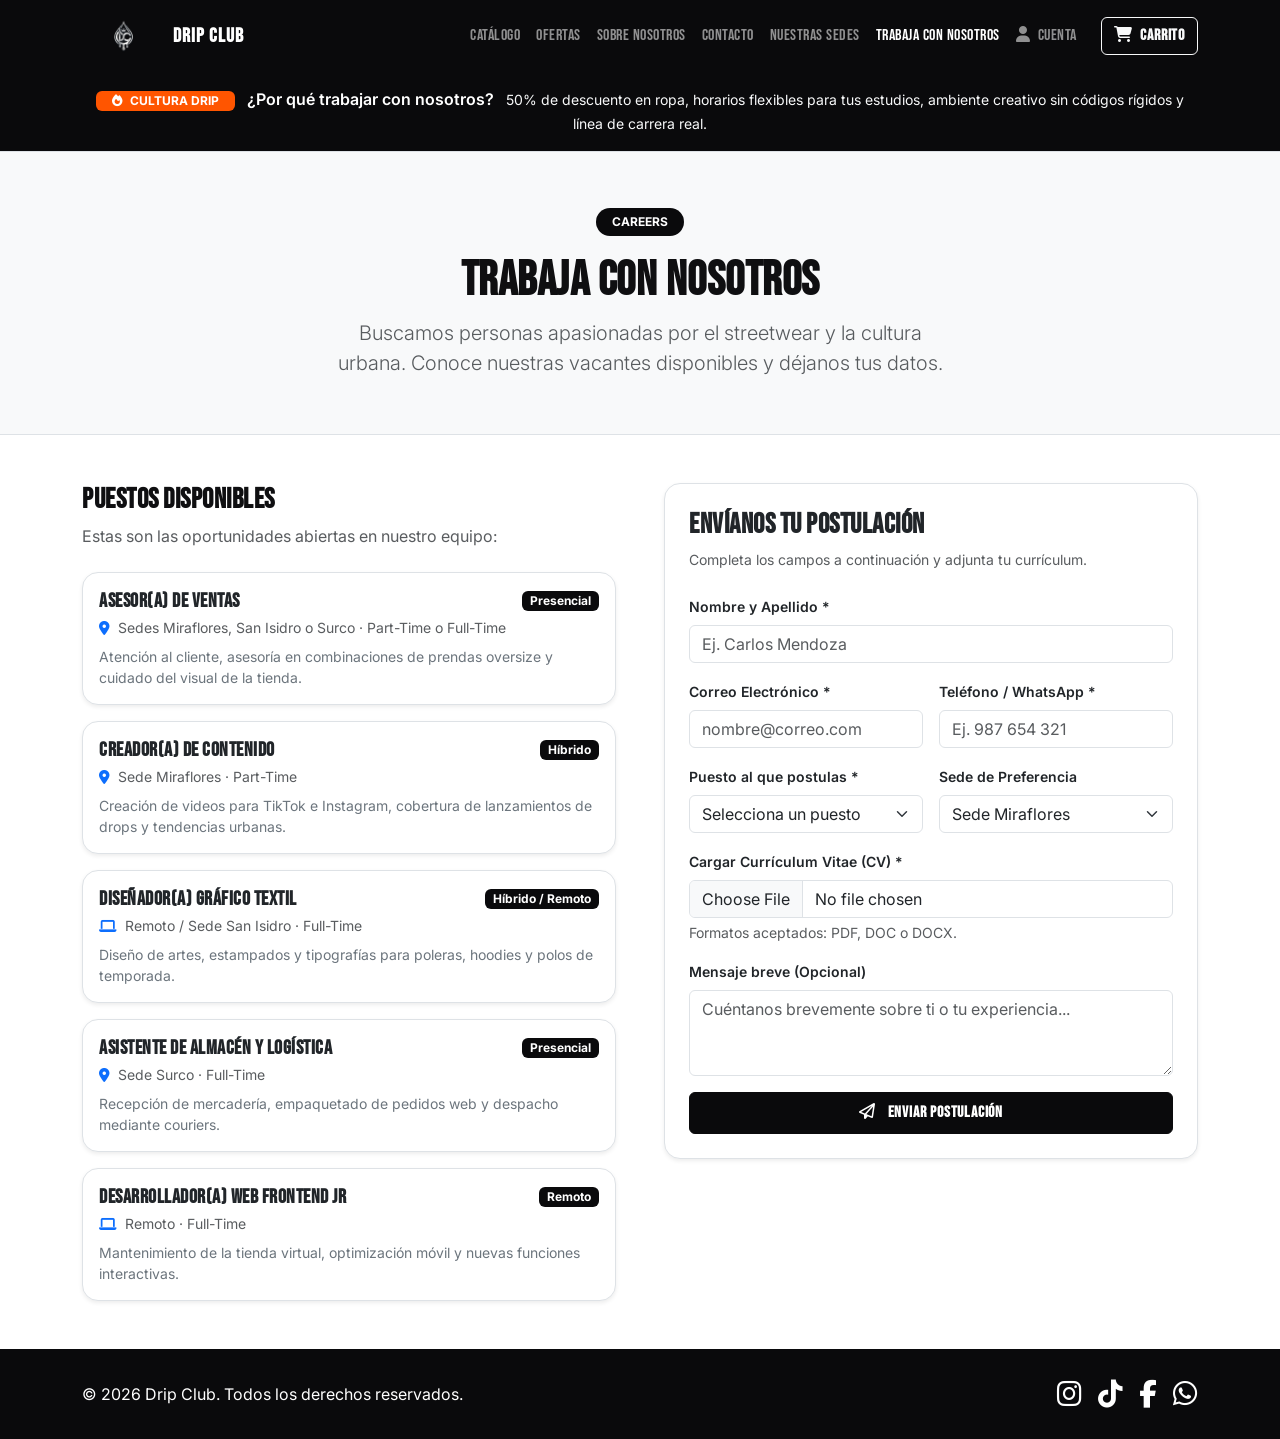
<file: assets/pages/trabajaNosotros.html>
<!DOCTYPE html>
<html lang="es">

<head>
    <meta charset="UTF-8">
    <meta name="viewport" content="width=device-width, initial-scale=1.0">
    <title>Trabaja con Nosotros | Drip Club</title>
    <link href="https://cdn.jsdelivr.net/npm/bootstrap@5.3.3/dist/css/bootstrap.min.css" rel="stylesheet">
    <link href="../styles.css" rel="stylesheet">
    <link rel="shortcut icon" href="../../favicon.ico" type="image/x-icon">
</head>

<body class="d-flex flex-column min-vh-100 bg-white">

    <!-- ===== NAVBAR ===== -->
    <nav class="navbar navbar-expand-lg navbar-dark bg-dark sticky-top">
        <div class="container">
            <a class="navbar-brand fw-bold d-flex align-items-center gap-2" href="../../index.html">
                <img src="../image/logo.png" alt="Logo Drip Club" height="45" class="d-inline-block">
                Drip Club
            </a>
            <button class="navbar-toggler" type="button" data-bs-toggle="collapse" data-bs-target="#menuPrincipal">
                <span class="navbar-toggler-icon"></span>
            </button>
            <div class="collapse navbar-collapse" id="menuPrincipal">
                <ul class="navbar-nav ms-auto mb-2 mb-lg-0">
                    <li class="nav-item">
                        <a class="nav-link" href="../../index.html">Catálogo</a>
                    </li>
                    <li class="nav-item">
                        <a class="nav-link" href="../../index.html#ofertas" id="navOfertas">
                            Ofertas
                        </a>
                    </li>
                    <li class="nav-item">
                        <a class="nav-link" href="sobreNosotros.html">Sobre nosotros</a>
                    </li>
                    <li class="nav-item">
                        <a class="nav-link" href="contacto.html">Contacto</a>
                    </li>
                    <li class="nav-item">
                        <a class="nav-link" href="sedes.html">Nuestras Sedes</a>
                    </li>
                    <li class="nav-item">
                        <a class="nav-link active" href="trabajaNosotros.html">Trabaja con nosotros</a>
                    </li>
                    <!-- Item Cuenta: abre el modal de login/registro al hacer clic -->
                    <li class="nav-item">
                        <a class="nav-link" href="#" id="navCuenta" data-bs-toggle="modal"
                            data-bs-target="#modalCuenta">
                            <i class="fa-solid fa-user me-1"></i> Cuenta
                        </a>
                    </li>
                </ul>
                <button class="btn btn-outline-light ms-lg-3" type="button" id="btnAbrirCarrito"
                    data-bs-toggle="offcanvas" data-bs-target="#offcanvasCarrito" aria-controls="offcanvasCarrito">
                    <i class="fa-solid fa-cart-shopping me-1"></i> Carrito
                </button>
            </div>
        </div>
    </nav>

    <!-- ===== AVISO ARRIBA ===== -->
    <div class="bg-dark text-white py-3 border-bottom text-center">
        <div class="container">
            <span class="badge bg-warning text-dark me-2 px-3 py-1 text-uppercase fw-bold">
                <i class="fa-solid fa-fire me-1"></i> Cultura Drip
            </span>
            <span class="fw-semibold">¿Por qué trabajar con nosotros?</span>
            <span class="text-light small d-block d-md-inline ms-md-2">
                50% de descuento en ropa, horarios flexibles para tus estudios, ambiente creativo sin códigos rígidos y
                línea de carrera real.
            </span>
        </div>
    </div>

    <!-- ===== HEADER ===== -->
    <header class="py-5 bg-light border-bottom text-center">
        <div class="container py-2">
            <span class="badge bg-dark px-3 py-2 text-uppercase mb-3 rounded-pill">Careers</span>
            <h1 class="fw-bold display-5">Trabaja con Nosotros</h1>
            <p class="text-muted lead mx-auto mb-0" style="max-width: 620px;">
                Buscamos personas apasionadas por el streetwear y la cultura urbana. Conoce nuestras vacantes
                disponibles y déjanos tus datos.
            </p>
        </div>
    </header>

    <!-- ===== CONTENIDO PRINCIPAL ===== -->
    <main class="container my-5">
        <div class="row g-5">

            <!-- COLUMNA IZQUIERDA: PUESTOS DISPONIBLES (SOLO INFORMATIVOS, SIN BOTONES) -->
            <div class="col-lg-6">
                <h2 class="fw-bold h3 mb-2">Puestos Disponibles</h2>
                <p class="text-muted mb-4">Estas son las oportunidades abiertas en nuestro equipo:</p>

                <div class="d-flex flex-column gap-3">

                    <div class="card border shadow-sm rounded-4 p-3 bg-white">
                        <div class="d-flex justify-content-between align-items-center mb-1">
                            <h5 class="fw-bold mb-0">Asesor(a) de Ventas</h5>
                            <span class="badge bg-dark">Presencial</span>
                        </div>
                        <p class="text-muted small mb-2"><i class="fa-solid fa-location-dot me-1 text-primary"></i>
                            Sedes Miraflores, San Isidro o Surco · Part-Time o Full-Time</p>
                        <p class="text-secondary small mb-0">Atención al cliente, asesoría en combinaciones de prendas
                            oversize y cuidado del visual de la tienda.</p>
                    </div>

                    <div class="card border shadow-sm rounded-4 p-3 bg-white">
                        <div class="d-flex justify-content-between align-items-center mb-1">
                            <h5 class="fw-bold mb-0">Creador(a) de Contenido</h5>
                            <span class="badge bg-dark">Híbrido</span>
                        </div>
                        <p class="text-muted small mb-2"><i class="fa-solid fa-location-dot me-1 text-primary"></i>
                            Sede Miraflores · Part-Time</p>
                        <p class="text-secondary small mb-0">Creación de videos para TikTok e Instagram, cobertura de
                            lanzamientos de drops y tendencias urbanas.</p>
                    </div>

                    <div class="card border shadow-sm rounded-4 p-3 bg-white">
                        <div class="d-flex justify-content-between align-items-center mb-1">
                            <h5 class="fw-bold mb-0">Diseñador(a) Gráfico Textil</h5>
                            <span class="badge bg-dark">Híbrido / Remoto</span>
                        </div>
                        <p class="text-muted small mb-2"><i class="fa-solid fa-laptop me-1 text-primary"></i> Remoto /
                            Sede San Isidro
                            · Full-Time</p>
                        <p class="text-secondary small mb-0">Diseño de artes, estampados y tipografías para poleras,
                            hoodies y polos de temporada.</p>
                    </div>

                    <div class="card border shadow-sm rounded-4 p-3 bg-white">
                        <div class="d-flex justify-content-between align-items-center mb-1">
                            <h5 class="fw-bold mb-0">Asistente de Almacén y Logística</h5>
                            <span class="badge bg-dark">Presencial</span>
                        </div>
                        <p class="text-muted small mb-2"><i class="fa-solid fa-location-dot me-1 text-primary"></i> Sede
                            Surco · Full-Time</p>
                        <p class="text-secondary small mb-0">Recepción de mercadería, empaquetado de pedidos web y
                            despacho mediante couriers.</p>
                    </div>

                    <div class="card border shadow-sm rounded-4 p-3 bg-white">
                        <div class="d-flex justify-content-between align-items-center mb-1">
                            <h5 class="fw-bold mb-0">Desarrollador(a) Web Frontend Jr</h5>
                            <span class="badge bg-dark">Remoto</span>
                        </div>
                        <p class="text-muted small mb-2"><i class="fa-solid fa-laptop me-1 text-primary"></i> Remoto ·
                            Full-Time</p>
                        <p class="text-secondary small mb-0">Mantenimiento de la tienda virtual, optimización móvil y
                            nuevas funciones interactivas.</p>
                    </div>

                </div>
            </div>

            <!-- COLUMNA DERECHA: FORMULARIO BÁSICO CON CARGA DE CV -->
            <div class="col-lg-6">
                <div class="card border shadow-sm rounded-4 p-4 bg-white">
                    <h2 class="fw-bold h3 mb-2">Envíanos tu Postulación</h2>
                    <p class="text-muted mb-4 small">Completa los campos a continuación y adjunta tu currículum.</p>

                    <!-- Alerta de éxito -->
                    <div id="alertaPostulacion" class="alert alert-success d-none mb-3" role="alert">
                        <i class="fa-solid fa-circle-check me-2"></i> ¡Postulación enviada! Revisaremos tu CV y nos
                        pondremos en contacto contigo.
                    </div>

                    <form id="formPostulacion" novalidate>
                        <div class="row g-3">

                            <div class="col-12">
                                <label for="nombre" class="form-label fw-semibold small">Nombre y Apellido *</label>
                                <input type="text" class="form-control" id="nombre" placeholder="Ej. Carlos Mendoza"
                                    required>
                                <div class="invalid-feedback">Ingresa tu nombre completo.</div>
                            </div>

                            <div class="col-md-6">
                                <label for="correo" class="form-label fw-semibold small">Correo Electrónico *</label>
                                <input type="email" class="form-control" id="correo" placeholder="nombre@correo.com"
                                    required>
                                <div class="invalid-feedback">Ingresa un correo válido.</div>
                            </div>

                            <div class="col-md-6">
                                <label for="telefono" class="form-label fw-semibold small">Teléfono / WhatsApp *</label>
                                <input type="tel" class="form-control" id="telefono" placeholder="Ej. 987 654 321"
                                    required>
                                <div class="invalid-feedback">Ingresa tu teléfono.</div>
                            </div>

                            <div class="col-md-6">
                                <label for="puesto" class="form-label fw-semibold small">Puesto al que postulas
                                    *</label>
                                <select class="form-select" id="puesto" required>
                                    <option value="" selected disabled>Selecciona un puesto</option>
                                    <option value="ventas">Asesor(a) de Ventas</option>
                                    <option value="contenido">Creador(a) de Contenido</option>
                                    <option value="diseno">Diseñador(a) Gráfico Textil</option>
                                    <option value="almacen">Asistente de Almacén y Logística</option>
                                    <option value="frontend">Desarrollador(a) Web Frontend Jr</option>
                                    <option value="otro">Otro puesto / Prácticas</option>
                                </select>
                                <div class="invalid-feedback">Selecciona una opción.</div>
                            </div>

                            <div class="col-md-6">
                                <label for="sede" class="form-label fw-semibold small">Sede de Preferencia</label>
                                <select class="form-select" id="sede">
                                    <option value="miraflores" selected>Sede Miraflores</option>
                                    <option value="san_isidro">Sede San Isidro</option>
                                    <option value="surco">Sede Surco</option>
                                    <option value="remoto">Remoto / Sin preferencia</option>
                                </select>
                            </div>

                            <div class="col-12">
                                <label for="cv" class="form-label fw-semibold small">Cargar Currículum Vitae (CV)
                                    *</label>
                                <input type="file" class="form-control" id="cv" accept=".pdf,.doc,.docx" required>
                                <div class="form-text small">Formatos aceptados: PDF, DOC o DOCX.</div>
                                <div class="invalid-feedback">Por favor adjunta tu CV.</div>
                            </div>

                            <div class="col-12">
                                <label for="mensaje" class="form-label fw-semibold small">Mensaje breve
                                    (Opcional)</label>
                                <textarea class="form-control" id="mensaje" rows="3"
                                    placeholder="Cuéntanos brevemente sobre ti o tu experiencia..."></textarea>
                            </div>

                            <div class="col-12">
                                <button type="submit" class="btn btn-dark w-100 py-2 fw-semibold">
                                    <i class="fa-regular fa-paper-plane me-2"></i> Enviar Postulación
                                </button>
                            </div>

                        </div>
                    </form>
                </div>
            </div>

        </div>
    </main>

    <!-- ===== FOOTER ===== -->
    <footer class="bg-dark text-white py-4 mt-auto">
        <div class="container d-flex justify-content-between align-items-center flex-wrap gap-3">
            <p class="mb-0">&copy; 2026 Drip Club. Todos los derechos reservados.</p>
            <div class="d-flex gap-3 align-items-center">
                <a href="https://instagram.com" target="_blank" rel="noopener noreferrer" class="text-white fs-3"
                    title="Instagram">
                    <i class="fa-brands fa-instagram"></i>
                </a>
                <a href="https://tiktok.com" target="_blank" rel="noopener noreferrer" class="text-white fs-3"
                    title="TikTok">
                    <i class="fa-brands fa-tiktok"></i>
                </a>
                <a href="https://facebook.com" target="_blank" rel="noopener noreferrer" class="text-white fs-3"
                    title="Facebook">
                    <i class="fa-brands fa-facebook-f"></i>
                </a>
                <a href="https://wa.me/51999999999" target="_blank" rel="noopener noreferrer" class="text-white fs-3"
                    title="WhatsApp">
                    <i class="fa-brands fa-whatsapp"></i>
                </a>
            </div>
        </div>
    </footer>

    <!-- ===== MODAL DE CUENTA (LOGIN / REGISTRO) ===== -->
    <div class="modal fade" id="modalCuenta" tabindex="-1" aria-hidden="true">
        <div class="modal-dialog modal-dialog-centered">
            <div class="modal-content">
                <div class="modal-header">
                    <h5 class="modal-title" id="tituloModalCuenta">Inicia sesión para continuar</h5>
                    <button type="button" class="btn-close" data-bs-dismiss="modal" aria-label="Cerrar"></button>
                </div>
                <div class="modal-body">
                    <div id="loginView">
                        <form>
                            <div class="mb-3">
                                <label for="loginEmail" class="form-label">Correo electrónico</label>
                                <input type="email" class="form-control" id="loginEmail"
                                    placeholder="nombre@correo.com">
                            </div>
                            <div class="mb-3">
                                <label for="loginPassword" class="form-label">Contraseña</label>
                                <input type="password" class="form-control" id="loginPassword"
                                    placeholder="Tu contraseña">
                            </div>
                            <button type="submit" class="btn btn-dark w-100">Iniciar sesión</button>
                        </form>
                        <p class="text-center text-muted mt-3 mb-0">
                            ¿No tienes cuenta? <a href="#" id="irARegistro">Regístrate aquí</a>
                        </p>
                    </div>
                    <div id="registroView" class="d-none">
                        <form>
                            <div class="mb-3">
                                <label for="registroNombre" class="form-label">Nombre completo</label>
                                <input type="text" class="form-control" id="registroNombre" placeholder="Tu nombre">
                            </div>
                            <div class="mb-3">
                                <label for="registroEmail" class="form-label">Correo electrónico</label>
                                <input type="email" class="form-control" id="registroEmail"
                                    placeholder="nombre@correo.com">
                            </div>
                            <div class="mb-3">
                                <label for="registroPassword" class="form-label">Contraseña</label>
                                <input type="password" class="form-control" id="registroPassword"
                                    placeholder="Crea una contraseña">
                            </div>
                            <button type="submit" class="btn btn-dark w-100">Crear cuenta</button>
                        </form>
                        <p class="text-center text-muted mt-3 mb-0">
                            ¿Ya tienes cuenta? <a href="#" id="irALogin">Inicia sesión aquí</a>
                        </p>
                    </div>
                </div>
            </div>
        </div>
    </div>

    <script src="https://cdn.jsdelivr.net/npm/bootstrap@5.3.3/dist/js/bootstrap.bundle.min.js"></script>

    <script>
        // Alternar login / registro en modal de cuenta
        const loginView = document.getElementById('loginView');
        const registroView = document.getElementById('registroView');
        const tituloModal = document.getElementById('tituloModalCuenta');

        document.getElementById('irARegistro').addEventListener('click', (e) => {
            e.preventDefault();
            loginView.classList.add('d-none');
            registroView.classList.remove('d-none');
            tituloModal.textContent = 'Crea tu cuenta';
        });

        document.getElementById('irALogin').addEventListener('click', (e) => {
            e.preventDefault();
            registroView.classList.add('d-none');
            loginView.classList.remove('d-none');
            tituloModal.textContent = 'Inicia sesión para continuar';
        });

        // Envío y validación básica del formulario
        const form = document.getElementById('formPostulacion');
        const alerta = document.getElementById('alertaPostulacion');

        form.addEventListener('submit', (e) => {
            e.preventDefault();
            if (!form.checkValidity()) {
                form.classList.add('was-validated');
            } else {
                form.classList.remove('was-validated');
                alerta.classList.remove('d-none');
                form.reset();
                alerta.scrollIntoView({ behavior: 'smooth', block: 'center' });
                setTimeout(() => alerta.classList.add('d-none'), 6000);
            }
        });
    </script>

    <!-- ===== OFFCANVAS: CARRITO DE COMPRAS ===== -->
    <div class="offcanvas offcanvas-end" tabindex="-1" id="offcanvasCarrito" aria-labelledby="offcanvasCarritoLabel">
        <div class="offcanvas-header border-bottom">
            <h5 class="offcanvas-title fw-bold m-0" id="offcanvasCarritoLabel">
                Carrito de Compras
            </h5>
            <button type="button" class="btn-close" data-bs-dismiss="offcanvas" aria-label="Cerrar"></button>
        </div>

        <div class="offcanvas-body d-flex flex-column p-3">
            <!-- Lista dinamica de items del carrito -->
            <div id="contenedorItemsCarrito" class="flex-grow-1 overflow-y-auto pe-1">
                <!-- Renderizado dinámicamente con JavaScript -->
            </div>

            <!-- Resumen y acciones del carrito -->
            <div id="resumenCarrito" class="border-top pt-3 mt-auto d-none">
                <div class="d-flex justify-content-between text-muted mb-2">
                    <span>Subtotal</span>
                    <span class="fw-semibold text-dark" id="cartSubtotal">S/ 0.00</span>
                </div>
                <div class="d-flex justify-content-between text-muted mb-2">
                    <span>Envío</span>
                    <span class="text-dark fw-semibold">Gratis</span>
                </div>
                <hr class="my-2">
                <div class="d-flex justify-content-between align-items-center mb-3">
                    <span class="fw-bold">Total</span>
                    <span class="fs-5 fw-bold text-dark" id="cartTotal">S/ 0.00</span>
                </div>

                <div class="d-grid gap-2">
                    <button class="btn btn-dark w-100 py-2 fw-semibold" id="btnFinalizarCompra">
                        Ir a Pagar
                    </button>
                    <button class="btn btn-outline-dark btn-sm w-100 py-1" id="btnVaciarCarrito">
                        Vaciar Carrito
                    </button>
                </div>
            </div>
        </div>
    </div>

    <!-- ===== MODAL: SIMULACION DE COMPRA EXITOSA ===== -->
    <div class="modal fade" id="modalCompraExitosa" tabindex="-1" aria-labelledby="modalCompraExitosaLabel"
        aria-hidden="true">
        <div class="modal-dialog modal-dialog-centered">
            <div class="modal-content border-0 shadow text-center p-4 rounded-3">
                <div class="modal-body">
                    <div class="mx-auto mb-3 text-dark" style="font-size: 2.5rem;">
                        <i class="fa-solid fa-check"></i>
                    </div>
                    <h5 class="fw-bold mb-2">Compra exitosa</h5>
                    <p class="text-muted small mb-4">
                        Tus productos han sido procesados correctamente.
                    </p>
                    <button type="button" class="btn btn-dark w-100 py-2 fw-semibold" data-bs-dismiss="modal">
                        Continuar
                    </button>
                </div>
            </div>
        </div>
    </div>

    <script src="../scripts/script.js"></script>
    
    <!-- ===== SESIÓN DRIP CLUB: login, registro y acceso a Mi cuenta ===== -->
<script>
    (function () {
        const K_SESION = 'dripclub_sesion_iniciada';
        const K_ACTUAL = 'dripclub_usuario_actual';
        const K_USUARIOS = 'dripclub_usuarios';

        // Ruta a cuenta.html según estemos en la raíz (index.html) o en assets/pages/
        const enPaginas = window.location.pathname.includes('/assets/pages/') || window.location.href.includes('/assets/pages/');
        const URL_CUENTA = enPaginas ? 'cuenta.html' : 'assets/pages/cuenta.html';

        function guardarUsuarios(lista) {
            try { localStorage.setItem(K_USUARIOS, JSON.stringify(lista)); } catch (err) { }
        }

        // Lee los usuarios y se asegura de que exista la cuenta de prueba
        function leerUsuarios() {
            let lista = [];
            try { lista = JSON.parse(localStorage.getItem(K_USUARIOS)) || []; } catch (err) { lista = []; }
            if (!lista.some(u => u.correo === 'dripclub@gmail.com')) {
                lista.push({ nombre: 'Drip Club', correo: 'dripclub@gmail.com', password: 'admin', telefono: '', direcciones: [] });
                guardarUsuarios(lista);
            }
            return lista;
        }

        function haySesion() {
            try { return localStorage.getItem(K_SESION) === 'true'; } catch (err) { return false; }
        }

        function iniciarSesion(correo) {
            try {
                localStorage.setItem(K_SESION, 'true');
                localStorage.setItem(K_ACTUAL, correo);
            } catch (err) { }
            window.location.href = URL_CUENTA;
        }

        // Muestra un mensaje de error dentro del formulario (sin tocar tu HTML)
        function mostrarError(form, mensaje) {
            let aviso = form.querySelector('.aviso-sesion');
            if (!aviso) {
                aviso = document.createElement('div');
                aviso.className = 'alert alert-danger py-2 aviso-sesion';
                form.prepend(aviso);
            }
            aviso.textContent = mensaje;
        }

        // Envío de los formularios de login y registro (funciona con #modalCuenta y #modalCuentaNav)
        document.addEventListener('submit', function (e) {
            const form = e.target;
            const esRegistro = form.closest('#registroView');
            const esLogin = form.closest('#loginView, #modalCuentaNav');
            if (!esRegistro && !esLogin) return;
            e.preventDefault();

            const correo = form.querySelector('input[type="email"]').value.trim().toLowerCase();
            const password = form.querySelector('input[type="password"]').value;
            const usuarios = leerUsuarios();

            if (esRegistro) {
                const nombre = form.querySelector('input[type="text"]').value.trim();
                if (!nombre || !correo || !password) return mostrarError(form, 'Completa todos los campos.');
                if (usuarios.some(u => u.correo === correo)) return mostrarError(form, 'Ese correo ya está registrado.');
                usuarios.push({ nombre: nombre, correo: correo, password: password, telefono: '', direcciones: [] });
                guardarUsuarios(usuarios);
                iniciarSesion(correo);
                return;
            }

            if (!usuarios.some(u => u.correo === correo && u.password === password)) {
                return mostrarError(form, 'Correo o contraseña incorrectos.');
            }
            iniciarSesion(correo);
        });

        // Si ya hay sesión, el botón "Cuenta" del navbar lleva a cuenta.html en vez de abrir el modal
        document.addEventListener('click', function (e) {
            if (e.target.closest('#navCuenta') && haySesion()) {
                e.preventDefault();
                e.stopImmediatePropagation();
                window.location.href = URL_CUENTA;
            }
        }, true);
    })();
</script>
</body>

</html>
</file>
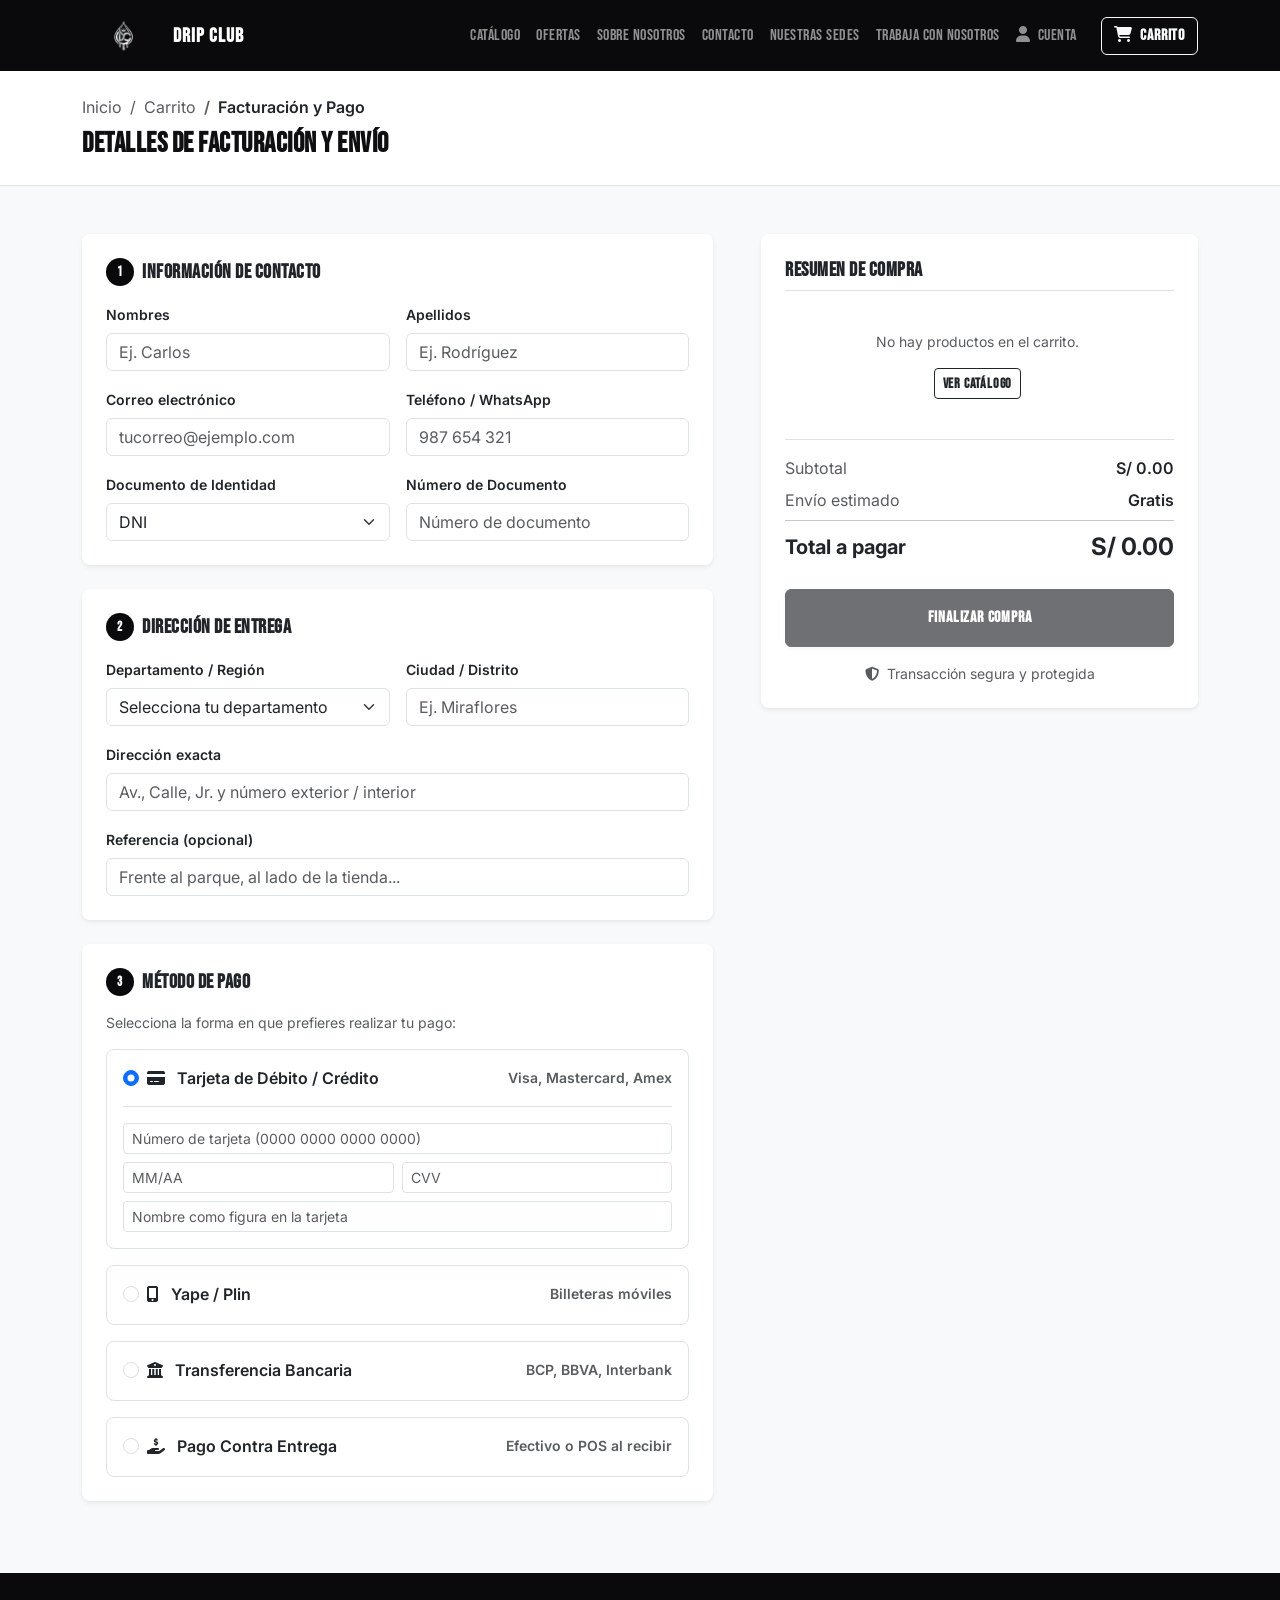
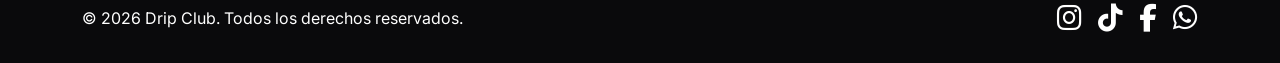
<file: drip-club-app/src/main/resources/static/assets/pages/facturacion.html>
﻿<!DOCTYPE html>
<html lang="es">

<head>
    <meta charset="UTF-8">
    <meta name="viewport" content="width=device-width, initial-scale=1.0">
    <title>Facturación y Pago | Drip Club</title>
    <link href="https://cdn.jsdelivr.net/npm/bootstrap@5.3.3/dist/css/bootstrap.min.css" rel="stylesheet">
    <link href="../styles.css" rel="stylesheet">
    <link rel="shortcut icon" href="../../favicon.ico" type="image/x-icon">
</head>

<body class="bg-light">

    <!-- ===== NAVBAR ===== -->
    <nav class="navbar navbar-expand-lg navbar-dark bg-dark sticky-top">
        <div class="container">
            <a class="navbar-brand fw-bold d-flex align-items-center gap-2" href="../../index.html">
                <img src="../image/logo.png" alt="Logo Drip Club" height="45" class="d-inline-block">
                Drip Club</a>
            <button class="navbar-toggler" type="button" data-bs-toggle="collapse" data-bs-target="#menuPrincipal">
                <span class="navbar-toggler-icon"></span>
            </button>
            <div class="collapse navbar-collapse" id="menuPrincipal">
                <ul class="navbar-nav ms-auto mb-2 mb-lg-0">
                    <li class="nav-item">
                        <a class="nav-link" href="../../index.html">Catálogo</a>
                    </li>
                    <li class="nav-item">
                        <a class="nav-link" href="../../index.html#ofertas" id="navOfertas">
                            Ofertas
                        </a>
                    </li>
                    <li class="nav-item">
                        <a class="nav-link" href="sobreNosotros.html">Sobre nosotros</a>
                    </li>
                    <li class="nav-item">
                        <a class="nav-link" href="contacto.html">Contacto</a>
                    </li>
                    <li class="nav-item">
                        <a class="nav-link" href="sedes.html">Nuestras Sedes</a>
                    </li>
                    <li class="nav-item">
                        <a class="nav-link" href="trabajaNosotros.html">Trabaja con nosotros</a>
                    </li>
                    <li class="nav-item">
                        <a class="nav-link" href="cuenta.html" id="navCuenta">
                            <i class="fa-solid fa-user me-1"></i> Cuenta
                        </a>
                    </li>
                </ul>
                <button class="btn btn-outline-light ms-lg-3" type="button" id="btnAbrirCarrito"
                    data-bs-toggle="offcanvas" data-bs-target="#offcanvasCarrito" aria-controls="offcanvasCarrito">
                    <i class="fa-solid fa-cart-shopping me-1"></i> Carrito
                </button>
            </div>
        </div>
    </nav>

    <!-- ===== HEADER DEL CHECKOUT ===== -->
    <header class="py-4 bg-white border-bottom">
        <div class="container">
            <nav aria-label="breadcrumb">
                <ol class="breadcrumb mb-2 small">
                    <li class="breadcrumb-item"><a href="../../index.html"
                            class="text-muted text-decoration-none">Inicio</a></li>
                    <li class="breadcrumb-item"><a href="#" id="breadcrumbCarrito"
                            class="text-muted text-decoration-none">Carrito</a></li>
                    <li class="breadcrumb-item active text-dark fw-semibold" aria-current="page">Facturación y Pago</li>
                </ol>
            </nav>
            <h1 class="h3 fw-bold mb-0">Detalles de Facturación y Envío</h1>
        </div>
    </header>

    <!-- ===== CONTENIDO PRINCIPAL ===== -->
    <main class="container py-5">
        <form id="formFacturacion" class="needs-validation" novalidate>
            <div class="row g-5">

                <!-- COLUMNA IZQUIERDA: FORMULARIOS -->
                <div class="col-lg-7">
                    <div class="card border-0 shadow-sm p-4 rounded-3 mb-4 bg-white">
                        <h5 class="fw-bold mb-3 d-flex align-items-center gap-2">
                            <span class="badge bg-dark rounded-circle text-white p-2"
                                style="width: 28px; height: 28px; font-size: 0.8rem; line-height: 1;">1</span>
                            Información de Contacto
                        </h5>
                        <div class="row g-3">
                            <div class="col-sm-6">
                                <label for="nombreFacturacion" class="form-label small fw-semibold">Nombres</label>
                                <input type="text" class="form-control" id="nombreFacturacion" placeholder="Ej. Carlos"
                                    required>
                                <div class="invalid-feedback">Por favor ingresa tus nombres.</div>
                            </div>
                            <div class="col-sm-6">
                                <label for="apellidoFacturacion" class="form-label small fw-semibold">Apellidos</label>
                                <input type="text" class="form-control" id="apellidoFacturacion"
                                    placeholder="Ej. Rodríguez" required>
                                <div class="invalid-feedback">Por favor ingresa tus apellidos.</div>
                            </div>
                            <div class="col-sm-6">
                                <label for="correoFacturacion" class="form-label small fw-semibold">Correo
                                    electrónico</label>
                                <input type="email" class="form-control" id="correoFacturacion"
                                    placeholder="tucorreo@ejemplo.com" required>
                                <div class="invalid-feedback">Ingresa un correo electrónico válido.</div>
                            </div>
                            <div class="col-sm-6">
                                <label for="telefonoFacturacion" class="form-label small fw-semibold">Teléfono /
                                    WhatsApp</label>
                                <input type="tel" class="form-control" id="telefonoFacturacion"
                                    placeholder="987 654 321" required>
                                <div class="invalid-feedback">Ingresa un número telefónico.</div>
                            </div>
                            <div class="col-sm-6">
                                <label for="tipoDocFacturacion" class="form-label small fw-semibold">Documento de
                                    Identidad</label>
                                <select class="form-select" id="tipoDocFacturacion" required>
                                    <option value="DNI" selected>DNI</option>
                                    <option value="CE">Carnet de Extranjería</option>
                                    <option value="RUC">RUC</option>
                                    <option value="Pasaporte">Pasaporte</option>
                                </select>
                            </div>
                            <div class="col-sm-6">
                                <label for="numDocFacturacion" class="form-label small fw-semibold">Número de
                                    Documento</label>
                                <input type="text" class="form-control" id="numDocFacturacion"
                                    placeholder="Número de documento" required>
                                <div class="invalid-feedback">Ingresa tu número de documento.</div>
                            </div>
                        </div>
                    </div>

                    <!-- SECCIÓN 2: DIRECCIÓN DE ENVÍO -->
                    <div class="card border-0 shadow-sm p-4 rounded-3 mb-4 bg-white">
                        <h5 class="fw-bold mb-3 d-flex align-items-center gap-2">
                            <span class="badge bg-dark rounded-circle text-white p-2"
                                style="width: 28px; height: 28px; font-size: 0.8rem; line-height: 1;">2</span>
                            Dirección de Entrega
                        </h5>
                        <div class="row g-3">
                            <div class="col-sm-6">
                                <label for="regionFacturacion" class="form-label small fw-semibold">Departamento /
                                    Región</label>
                                <select class="form-select" id="regionFacturacion" required>
                                    <option value="" disabled selected>Selecciona tu departamento</option>
                                    <option value="Lima">Lima</option>
                                    <option value="Arequipa">Arequipa</option>
                                    <option value="Cusco">Cusco</option>
                                    <option value="La Libertad">La Libertad</option>
                                    <option value="Piura">Piura</option>
                                    <option value="Lambayeque">Lambayeque</option>
                                    <option value="Junín">Junín</option>
                                    <option value="Ancash">Áncash</option>
                                    <option value="Ica">Ica</option>
                                    <option value="Otro">Otro departamento</option>
                                </select>
                                <div class="invalid-feedback">Selecciona un departamento.</div>
                            </div>
                            <div class="col-sm-6">
                                <label for="ciudadFacturacion" class="form-label small fw-semibold">Ciudad /
                                    Distrito</label>
                                <input type="text" class="form-control" id="ciudadFacturacion"
                                    placeholder="Ej. Miraflores" required>
                                <div class="invalid-feedback">Ingresa tu ciudad o distrito.</div>
                            </div>
                            <div class="col-12">
                                <label for="direccionFacturacion" class="form-label small fw-semibold">Dirección
                                    exacta</label>
                                <input type="text" class="form-control" id="direccionFacturacion"
                                    placeholder="Av., Calle, Jr. y número exterior / interior" required>
                                <div class="invalid-feedback">Ingresa tu dirección de entrega.</div>
                            </div>
                            <div class="col-12">
                                <label for="referenciaFacturacion" class="form-label small fw-semibold">Referencia
                                    (opcional)</label>
                                <input type="text" class="form-control" id="referenciaFacturacion"
                                    placeholder="Frente al parque, al lado de la tienda...">
                            </div>
                        </div>
                    </div>

                    <!-- METODO DE PAGO -->
                    <div class="card border-0 shadow-sm p-4 rounded-3 mb-4 bg-white">
                        <h5 class="fw-bold mb-3 d-flex align-items-center gap-2">
                            <span class="badge bg-dark rounded-circle text-white p-2"
                                style="width: 28px; height: 28px; font-size: 0.8rem; line-height: 1;">3</span>
                            Método de Pago
                        </h5>
                        <p class="text-muted small mb-3">Selecciona la forma en que prefieres realizar tu pago:</p>

                        <div class="d-flex flex-column gap-3">

                            <div class="border rounded-3 p-3 metodo-pago-box">
                                <div class="form-check">
                                    <input class="form-check-input" type="radio" name="metodoPago" id="pagoTarjeta"
                                        value="tarjeta" checked>
                                    <label
                                        class="form-check-label fw-semibold w-100 cursor-pointer d-flex justify-content-between align-items-center"
                                        for="pagoTarjeta">
                                        <span><i class="fa-solid fa-credit-card me-2"></i> Tarjeta de Débito /
                                            Crédito</span>
                                        <span class="text-muted small">Visa, Mastercard, Amex</span>
                                    </label>
                                </div>
                                <div id="detallesTarjeta" class="mt-3 pt-3 border-top">
                                    <div class="row g-2">
                                        <div class="col-12">
                                            <input type="text" class="form-control form-control-sm"
                                                placeholder="Número de tarjeta (0000 0000 0000 0000)" maxlength="19">
                                        </div>
                                        <div class="col-6">
                                            <input type="text" class="form-control form-control-sm" placeholder="MM/AA"
                                                maxlength="5">
                                        </div>
                                        <div class="col-6">
                                            <input type="text" class="form-control form-control-sm" placeholder="CVV"
                                                maxlength="4">
                                        </div>
                                        <div class="col-12">
                                            <input type="text" class="form-control form-control-sm"
                                                placeholder="Nombre como figura en la tarjeta">
                                        </div>
                                    </div>
                                </div>
                            </div>


                            <div class="border rounded-3 p-3 metodo-pago-box">
                                <div class="form-check">
                                    <input class="form-check-input" type="radio" name="metodoPago" id="pagoYape"
                                        value="yape">
                                    <label
                                        class="form-check-label fw-semibold w-100 cursor-pointer d-flex justify-content-between align-items-center"
                                        for="pagoYape">
                                        <span><i class="fa-solid fa-mobile-screen-button me-2"></i> Yape / Plin</span>
                                        <span class="text-muted small">Billeteras móviles</span>
                                    </label>
                                </div>
                                <div id="detallesYape" class="mt-3 pt-3 border-top d-none">
                                    <p class="small text-muted mb-2">Transfiere el monto total al siguiente número:</p>
                                    <div class="p-2 bg-light rounded text-center mb-2">
                                        <span class="fw-bold fs-6">987 654 321</span><br>
                                        <small class="text-muted">Titular: Drip Club Perú S.A.C.</small>
                                    </div>
                                    <small class="text-muted d-block">Una vez confirmado el pedido, podrás adjuntar tu
                                        constancia o enviarla vía WhatsApp.</small>
                                </div>
                            </div>

                            <div class="border rounded-3 p-3 metodo-pago-box">
                                <div class="form-check">
                                    <input class="form-check-input" type="radio" name="metodoPago"
                                        id="pagoTransferencia" value="transferencia">
                                    <label
                                        class="form-check-label fw-semibold w-100 cursor-pointer d-flex justify-content-between align-items-center"
                                        for="pagoTransferencia">
                                        <span><i class="fa-solid fa-building-columns me-2"></i> Transferencia
                                            Bancaria</span>
                                        <span class="text-muted small">BCP, BBVA, Interbank</span>
                                    </label>
                                </div>
                                <div id="detallesTransferencia" class="mt-3 pt-3 border-top d-none">
                                    <div class="small text-muted">
                                        <p class="mb-1"><strong>BCP Corriente Soles:</strong> 193-98765432-0-88</p>
                                        <p class="mb-1"><strong>CCI:</strong> 002-193-009876543208-88</p>
                                        <p class="mb-0"><strong>Beneficiario:</strong> Drip Club Perú S.A.C.</p>
                                    </div>
                                </div>
                            </div>

                            <div class="border rounded-3 p-3 metodo-pago-box">
                                <div class="form-check">
                                    <input class="form-check-input" type="radio" name="metodoPago"
                                        id="pagoContraentrega" value="contraentrega">
                                    <label
                                        class="form-check-label fw-semibold w-100 cursor-pointer d-flex justify-content-between align-items-center"
                                        for="pagoContraentrega">
                                        <span><i class="fa-solid fa-hand-holding-dollar me-2"></i> Pago Contra
                                            Entrega</span>
                                        <span class="text-muted small">Efectivo o POS al recibir</span>
                                    </label>
                                </div>
                                <div id="detallesContraentrega" class="mt-3 pt-3 border-top d-none">
                                    <small class="text-muted">Paga cómodamente al repartidor cuando llegue a tu
                                        domicilio en efectivo o tarjeta.</small>
                                </div>
                            </div>

                        </div>
                    </div>

                </div>

                <!-- RESUMEN DEL PEDIDO -->
                <div class="col-lg-5">
                    <div class="card border-0 shadow-sm p-4 rounded-3 bg-white" style="position: sticky; top: 90px; z-index: 1;">
                        <h5 class="fw-bold mb-3 border-bottom pb-2">Resumen de Compra</h5>

                        <!-- Contenedor dinámico de items en checkout -->
                        <div id="listaItemsCheckout" class="overflow-y-auto mb-3 pe-1" style="max-height: 320px;">
                            <!-- Renderizado desde script -->
                        </div>

                        <!-- Cálculos -->
                        <div class="border-top pt-3">
                            <div class="d-flex justify-content-between text-muted mb-2">
                                <span>Subtotal</span>
                                <span class="fw-semibold text-dark" id="checkoutSubtotal">S/ 0.00</span>
                            </div>
                            <div class="d-flex justify-content-between text-muted mb-2">
                                <span>Envío estimado</span>
                                <span class="text-dark fw-semibold">Gratis</span>
                            </div>
                            <hr class="my-2">
                            <div class="d-flex justify-content-between align-items-center mb-4">
                                <span class="fs-5 fw-bold">Total a pagar</span>
                                <span class="fs-4 fw-bold text-dark" id="checkoutTotal">S/ 0.00</span>
                            </div>

                            <button type="submit" class="btn btn-dark w-100 py-3 fw-bold fs-6 shadow-sm"
                                id="btnConfirmarPedido">
                                Finalizar Compra
                            </button>

                            <p class="text-center text-muted small mt-3 mb-0">
                                <i class="fa-solid fa-shield-halved me-1"></i> Transacción segura y protegida
                            </p>
                        </div>
                    </div>
                </div>

            </div>
        </form>
    </main>

    <!-- ===== CARRITO DE COMPRAS ===== -->
    <div class="offcanvas offcanvas-end" tabindex="-1" id="offcanvasCarrito" aria-labelledby="offcanvasCarritoLabel">
        <div class="offcanvas-header border-bottom">
            <h5 class="offcanvas-title fw-bold m-0" id="offcanvasCarritoLabel">
                Carrito de Compras
            </h5>
            <button type="button" class="btn-close" data-bs-dismiss="offcanvas" aria-label="Cerrar"></button>
        </div>

        <div class="offcanvas-body d-flex flex-column p-3">
            <div id="contenedorItemsCarrito" class="flex-grow-1 overflow-y-auto pe-1"></div>

            <div id="resumenCarrito" class="border-top pt-3 mt-auto d-none">
                <div class="d-flex justify-content-between text-muted mb-2">
                    <span>Subtotal</span>
                    <span class="fw-semibold text-dark" id="cartSubtotal">S/ 0.00</span>
                </div>
                <div class="d-flex justify-content-between text-muted mb-2">
                    <span>Envío</span>
                    <span class="text-dark fw-semibold">Gratis</span>
                </div>
                <hr class="my-2">
                <div class="d-flex justify-content-between align-items-center mb-3">
                    <span class="fw-bold">Total</span>
                    <span class="fs-5 fw-bold text-dark" id="cartTotal">S/ 0.00</span>
                </div>
                <div class="d-grid gap-2">
                    <button class="btn btn-dark w-100 py-2 fw-semibold" id="btnFinalizarCompra">
                        Ir a Pagar
                    </button>
                    <button class="btn btn-outline-dark btn-sm w-100 py-1" id="btnVaciarCarrito">
                        Vaciar Carrito
                    </button>
                </div>
            </div>
        </div>
    </div>

    <!-- ===== COMPRA EXITOSA ===== -->
    <div class="modal fade" id="modalCompraExitosa" tabindex="-1" aria-labelledby="modalCompraExitosaLabel"
        aria-hidden="true" data-bs-backdrop="static">
        <div class="modal-dialog modal-dialog-centered">
            <div class="modal-content border-0 shadow text-center p-4 rounded-3">
                <div class="modal-body">
                    <div class="mx-auto mb-3 text-dark" style="font-size: 2.5rem;">
                        <i class="fa-solid fa-check"></i>
                    </div>
                    <h5 class="fw-bold mb-2">Compra exitosa</h5>
                    <p class="text-muted small mb-2">
                        Tus productos han sido procesados correctamente.
                    </p>
                    <p class="small text-muted mb-4">
                        Número de orden: <strong id="codigoOrdenSimulada" class="text-dark">#DC-72819</strong>
                    </p>
                    <a href="../../index.html" class="btn btn-dark w-100 py-2 fw-semibold">
                        Volver a la Tienda
                    </a>
                </div>
            </div>
        </div>
    </div>

    <!-- ===== FOOTER ===== -->
    <footer class="bg-dark text-white py-4 mt-auto">
        <div class="container d-flex justify-content-between align-items-center flex-wrap gap-3">
            <p class="mb-0">&copy; 2026 Drip Club. Todos los derechos reservados.</p>
            <div class="d-flex gap-3 align-items-center">
                <a href="https://instagram.com" target="_blank" rel="noopener noreferrer" class="text-white fs-3"
                    title="Instagram">
                    <i class="fa-brands fa-instagram"></i>
                </a>
                <a href="https://tiktok.com" target="_blank" rel="noopener noreferrer" class="text-white fs-3"
                    title="TikTok">
                    <i class="fa-brands fa-tiktok"></i>
                </a>
                <a href="https://facebook.com" target="_blank" rel="noopener noreferrer" class="text-white fs-3"
                    title="Facebook">
                    <i class="fa-brands fa-facebook-f"></i>
                </a>
                <a href="https://wa.me/51999999999" target="_blank" rel="noopener noreferrer" class="text-white fs-3"
                    title="WhatsApp">
                    <i class="fa-brands fa-whatsapp"></i>
                </a>
            </div>
        </div>
    </footer>

    <script src="https://cdn.jsdelivr.net/npm/bootstrap@5.3.3/dist/js/bootstrap.bundle.min.js"></script>

    <script src="../scripts/script.js"></script>

    <script>
        document.addEventListener('DOMContentLoaded', () => {
            const listaItemsCheckout = document.getElementById('listaItemsCheckout');
            const checkoutSubtotal = document.getElementById('checkoutSubtotal');
            const checkoutTotal = document.getElementById('checkoutTotal');
            const formFacturacion = document.getElementById('formFacturacion');
            const breadcrumbCarrito = document.getElementById('breadcrumbCarrito');

            // Abrir el carrito si hacen clic en el breadcrumb
            if (breadcrumbCarrito) {
                breadcrumbCarrito.addEventListener('click', (e) => {
                    e.preventDefault();
                    abrirOffcanvasCarrito();
                });
            }

            // Alternar detalles del metodo de pago seleccionado
            const radiosPago = document.querySelectorAll('input[name="metodoPago"]');
            radiosPago.forEach(radio => {
                radio.addEventListener('change', () => {
                    document.getElementById('detallesTarjeta').classList.toggle('d-none', radio.value !== 'tarjeta');
                    document.getElementById('detallesYape').classList.toggle('d-none', radio.value !== 'yape');
                    document.getElementById('detallesTransferencia').classList.toggle('d-none', radio.value !== 'transferencia');
                    document.getElementById('detallesContraentrega').classList.toggle('d-none', radio.value !== 'contraentrega');
                });
            });

            // Funcion para renderizar el resumen en la columna derecha
            function renderizarCheckoutResumen() {
                if (!listaItemsCheckout) return;

                if (carrito.length === 0) {
                    listaItemsCheckout.innerHTML = `
                        <div class="text-center py-4">
                            <p class="text-muted small mb-3">No hay productos en el carrito.</p>
                            <a href="../../index.html" class="btn btn-outline-dark btn-sm">Ver Catálogo</a>
                        </div>
                    `;
                    if (checkoutSubtotal) checkoutSubtotal.textContent = 'S/ 0.00';
                    if (checkoutTotal) checkoutTotal.textContent = 'S/ 0.00';
                    const btnConfirmar = document.getElementById('btnConfirmarPedido');
                    if (btnConfirmar) btnConfirmar.disabled = true;
                    return;
                }

                let html = '';
                carrito.forEach(item => {
                    const subtotal = (item.precio * item.cantidad).toFixed(2);
                    html += `
                        <div class="d-flex align-items-center justify-content-between py-2 border-bottom">
                            <div class="d-flex align-items-center gap-3">
                                <img src="${resolverRutaImagen(item.imagen)}" class="rounded-1 object-fit-cover" style="height: 50px; width: 50px;" alt="${item.titulo}">
                                <div>
                                    <h6 class="mb-0 small fw-semibold text-truncate" style="max-width: 170px;">${item.titulo}</h6>
                                    <small class="text-muted">Cant: ${item.cantidad} &bull; S/ ${item.precio.toFixed(2)}</small>
                                </div>
                            </div>
                            <span class="fw-bold small">S/ ${subtotal}</span>
                        </div>
                    `;
                });

                listaItemsCheckout.innerHTML = html;
                const total = carrito.reduce((acc, i) => acc + (i.precio * i.cantidad), 0).toFixed(2);
                if (checkoutSubtotal) checkoutSubtotal.textContent = `S/ ${total}`;
                if (checkoutTotal) checkoutTotal.textContent = `S/ ${total}`;
            }

            renderizarCheckoutResumen();

            // Escuchar cambios en el carrito para refrescar tambien este resumen
            window.addEventListener('storage', renderizarCheckoutResumen);

            // Manejo del submit de facturacion
            if (formFacturacion) {
                formFacturacion.addEventListener('submit', async (e) => {
                    e.preventDefault();
                    if (!formFacturacion.checkValidity()) {
                        formFacturacion.classList.add('was-validated');
                        return;
                    }
                    if (!carrito.length) { alert('Tu carrito está vacío'); return; }
                    const usuario = JSON.parse(localStorage.getItem('dripclub_usuario') || 'null');
                    if (!usuario?.idUsuario) { alert('Inicia sesión antes de comprar'); return; }
                    // Los IDs del carrito deben ser IDs numéricos de productos en PostgreSQL.
                    if (carrito.some(i => !Number.isSafeInteger(Number(i.id)) || Number(i.id) <= 0)) {
                        alert('El carrito todavía usa identificadores de demostración. Conecta primero los productos a /api/productos.');
                        return;
                    }
                    const valor = id => document.getElementById(id)?.value?.trim() || '';
                    const payload = {
                        usuarioId: usuario.idUsuario,
                        direccionId: null,
                        metodoPago: document.querySelector('input[name="metodoPago"]:checked')?.value,
                        clienteNombres: valor('nombreFacturacion'),
                        clienteApellidos: valor('apellidoFacturacion'),
                        clienteCorreo: valor('correoFacturacion'),
                        clienteTelefono: valor('telefonoFacturacion'),
                        clienteTipoDocumento: valor('tipoDocFacturacion'),
                        clienteNumeroDocumento: valor('numDocFacturacion'),
                        entregaDepartamento: valor('regionFacturacion'),
                        entregaCiudad: valor('ciudadFacturacion'),
                        entregaDireccion: valor('direccionFacturacion'),
                        entregaReferencia: valor('referenciaFacturacion'),
                        detalles: carrito.map(i => ({productoId: Number(i.id), cantidad: Number(i.cantidad)}))
                    };
                    const boton = document.getElementById('btnConfirmarPedido');
                    if (boton) boton.disabled = true;
                    try {
                        const respuesta = await fetch('/api/pedidos', {
                            method: 'POST', headers: {'Content-Type': 'application/json'},
                            body: JSON.stringify(payload)
                        });
                        if (!respuesta.ok) {
                            if (respuesta.status === 401) {
                                alert('Debes iniciar sesión para comprar');
                                return;
                            }
                            const error = await respuesta.json().catch(() => ({}));
                            throw new Error(error.detail || error.message || error.mensaje || 'No se pudo registrar el pedido');
                        }
                        const pedido = await respuesta.json();
                        document.getElementById('codigoOrdenSimulada').textContent = '#DC-' + pedido.idPedido;
                        carrito = [];
                        guardarYActualizarCarrito();
                        renderizarCheckoutResumen();
                        const modalEl = document.getElementById('modalCompraExitosa');
                        if (modalEl) new bootstrap.Modal(modalEl).show();
                    } catch (error) {
                        alert(error.message);
                    } finally { if (boton) boton.disabled = false; }
                });
            }
        });
    </script>
</body>

</html>
</file>
<file: assets/styles.css>
/* Enlace del CSS con la librería de iconos de font-awesome 6.7.2 */
@import url('https://cdnjs.cloudflare.com/ajax/libs/font-awesome/6.7.2/css/all.min.css');

/* Google Fonts: Montserrat, Plus Jakarta Sans, Bebas Neue, Inter, Poppins, Open Sans */
@import url('https://fonts.googleapis.com/css2?family=Bebas+Neue&family=Inter:wght@400;500;600&family=Montserrat:wght@600;700;800;900&family=Open+Sans:wght@400;600&family=Plus+Jakarta+Sans:wght@400;500;600;700&family=Poppins:wght@600;700;800&display=swap');


/* --- OPCIÓN 1: URBAN & BOLD  --- */
/* :root {
  --font-titulos: 'Montserrat', sans-serif;
  --font-cuerpo: 'Plus Jakarta Sans', sans-serif;
} */

/* --- OPCIÓN 2: INDUSTRIAL & STREET  --- */

:root {
  --font-titulos: 'Bebas Neue', sans-serif;
  --font-cuerpo: 'Inter', sans-serif;
}

html{
  scroll-padding-top: 90px;
}


/* --- OPCIÓN 3: CLEAN & MODERN  --- */

/* :root {
  --font-titulos: 'Poppins', sans-serif;
  --font-cuerpo: 'Open Sans', sans-serif;
} */


/* ==========================================================================
   PALETA DE COLORES ACID ORANGE (STREET & ENERGÍA)
   ========================================================================== */
:root {
  --color-text: #0F0F11;
  --color-bg: #F4F5F7;
  --color-primary: #FF5500;
  /* Naranja vibrante para llamados a la acción */
  --color-primary-hover: #E04B00;
  /* Naranja más oscuro al pasar el mouse */
  --color-secondary: #495057;
  --color-dark: #0A0A0C;
  /* Negro asfalto premium */
  --color-white: #FFFFFF;
}

/* Aplicación global de fuentes y colores base */
body {
  font-family: var(--font-cuerpo);
  color: var(--color-text);
  background-color: var(--color-bg);
  overflow-x: hidden;
}

/* ==========================================================================
   SOBREESCRITURA DE BOOTSTRAP CON NUESTRA PALETA
   ========================================================================== */

/* Navbar y Footer con Negro Asfalto Profundo */
.navbar-dark.bg-dark,
footer.bg-dark,
.bg-dark:not([class*="bg-opacity"]) {
  background-color: var(--color-dark) !important;
}

/* Botones principales oscuros con transición */
.btn-dark {
  background-color: var(--color-dark);
  border-color: var(--color-dark);
  color: var(--color-white);
  transition: all 0.3s ease;
}

.btn-dark:hover,
.btn-dark:focus {
  background-color: var(--color-primary) !important;
  border-color: var(--color-primary) !important;
  color: var(--color-white) !important;
}

/* Botón activo en filtros y pestañas (Catálogo) */
.btn-dark.active,
.btn-outline-dark.active {
  background-color: var(--color-primary) !important;
  border-color: var(--color-primary) !important;
  color: var(--color-white) !important;
}

.btn-outline-dark:hover {
  background-color: var(--color-primary);
  border-color: var(--color-primary);
}

/* Acentos, insignias y textos de oferta */
.text-warning,
#cuentaDias,
#cuentaHoras,
#cuentaMinutos,
#cuentaSegundos {
  color: var(--color-primary) !important;
}

.badge.bg-warning {
  background-color: var(--color-primary) !important;
  color: var(--color-white) !important;
}

/* Encabezados, Logo de marca y Títulos de producto */
h1,
h2,
h3,
h4,
h5,
h6,
.navbar-brand,
.card-title {
  font-family: var(--font-titulos);
  font-weight: 700;
  letter-spacing: 0.5px;
}

/* Botones con carácter e impacto */
.btn {
  font-family: var(--font-titulos);
  font-weight: 600;
  letter-spacing: 0.8px;
}

/* Enlaces del Navbar con estilo de navegación */
.navbar-nav .nav-link {
  font-family: var(--font-titulos);
  font-weight: 500;
  letter-spacing: 0.5px;
}

.cursor-pointer {
  cursor: pointer;
}

.navbar-brand {
  letter-spacing: 1px;
}

.carousel-item {
  transition: transform 1.2s ease-in-out;
}

/* Degradado detrás del texto del carrusel, reemplaza la cajita sólida de antes */
.carousel-item::after {
  content: "";
  position: absolute;
  bottom: 0;
  left: 0;
  right: 0;
  height: 55%;
  background: linear-gradient(to top, rgba(0, 0, 0, 0.85), rgba(0, 0, 0, 0));
  pointer-events: none;
  z-index: 1;
}

.carousel-caption {
  z-index: 2;
}

.carousel-caption h2,
.carousel-caption p {
  text-shadow: 0 2px 10px rgba(0, 0, 0, 0.7);
}


.imagen-producto {
  width: 100%;
  height: 400px;
  object-fit: cover;
}

.imagen-carrousel {
  width: 100%;
  height: clamp(380px, 65vh, 600px);
  display: block;
}

/* Ajustes específicos para laptops y pantallas medianas */
@media (max-width: 1200px) and (max-height: 800px) {
  .imagen-carrousel {
    height: 360px;
  }
}

@media (max-width: 768px) {
  .imagen-carrousel {
    height: 320px;
  }
}

/* Estilos de la pagina de contacto, beneficios, sedes y vacantes */
.card-contacto,
.card-beneficio,
.card-sede,
.card-vacante {
  transition: transform 0.3s ease, box-shadow 0.3s ease;
}

.card-contacto:hover,
.card-beneficio:hover,
.card-sede:hover,
.card-vacante:hover {
  transform: translateY(-5px);
  box-shadow: 0 0.75rem 1.5rem rgba(0, 0, 0, 0.12) !important;
}

.icon-box {
  width: 60px;
  height: 60px;
  display: inline-flex;
  align-items: center;
  justify-content: center;
  border-radius: 16px;
  font-size: 1.6rem;
}

.btn-social {
  width: 42px;
  height: 42px;
  display: inline-flex;
  align-items: center;
  justify-content: center;
  border-radius: 50%;
  font-size: 1.1rem;
  transition: all 0.3s ease;
}

.btn-social:hover {
  transform: scale(1.1);
  color: #fff !important;
}

.btn-social-instagram:hover {
  background: radial-gradient(circle at 30% 107%, #fdf497 0%, #fdf497 5%, #fd5949 45%, #d6249f 60%, #285AEB 90%);
  border-color: transparent;
}

.btn-social-tiktok:hover {
  background-color: #000;
  border-color: #000;
}

.btn-social-facebook:hover {
  background-color: #1877f2;
  border-color: #1877f2;
}

.btn-social-whatsapp:hover {
  background-color: #25d366;
  border-color: #25d366;
}



/* =====================================================
   SECCIÓN OFERTAS
   ===================================================== */

#ofertas .card {
  transition: transform 0.3s ease, box-shadow 0.3s ease;
}

#ofertas .card:hover {
  transform: translateY(-6px);
  box-shadow: 0 0.75rem 1.5rem rgba(0, 0, 0, 0.15) !important;
}

#ofertas .text-decoration-line-through {
  font-size: 0.9rem;
}

#ofertas .badge.bg-danger {
  font-family: var(--font-cuerpo);
  font-size: 0.75rem;
}

/* CARRITO DE COMPRAS */

#offcanvasCarrito {
  width: 380px;
  max-width: 90vw;
}

#contenedorItemsCarrito::-webkit-scrollbar {
  width: 5px;
}

#contenedorItemsCarrito::-webkit-scrollbar-track {
  background: transparent;
}

#contenedorItemsCarrito::-webkit-scrollbar-thumb {
  background: #ddd;
  border-radius: 4px;
}

#contenedorItemsCarrito::-webkit-scrollbar-thumb:hover {
  background: #bbb;
}

.cart-item {
  transition: opacity 0.2s ease;
}
</file>
<file: drip-club-app/src/main/resources/static/assets/styles.css>
/* Enlace del CSS con la librería de iconos de font-awesome 6.7.2 */
@import url('https://cdnjs.cloudflare.com/ajax/libs/font-awesome/6.7.2/css/all.min.css');

/* Google Fonts: Montserrat, Plus Jakarta Sans, Bebas Neue, Inter, Poppins, Open Sans */
@import url('https://fonts.googleapis.com/css2?family=Bebas+Neue&family=Inter:wght@400;500;600&family=Montserrat:wght@600;700;800;900&family=Open+Sans:wght@400;600&family=Plus+Jakarta+Sans:wght@400;500;600;700&family=Poppins:wght@600;700;800&display=swap');


/* --- OPCIÓN 1: URBAN & BOLD  --- */
/* :root {
  --font-titulos: 'Montserrat', sans-serif;
  --font-cuerpo: 'Plus Jakarta Sans', sans-serif;
} */

/* --- OPCIÓN 2: INDUSTRIAL & STREET  --- */

:root {
  --font-titulos: 'Bebas Neue', sans-serif;
  --font-cuerpo: 'Inter', sans-serif;
}

html{
  scroll-padding-top: 90px;
}


/* --- OPCIÓN 3: CLEAN & MODERN  --- */

/* :root {
  --font-titulos: 'Poppins', sans-serif;
  --font-cuerpo: 'Open Sans', sans-serif;
} */


/* ==========================================================================
   PALETA DE COLORES ACID ORANGE (STREET & ENERGÍA)
   ========================================================================== */
:root {
  --color-text: #0F0F11;
  --color-bg: #F4F5F7;
  --color-primary: #FF5500;
  /* Naranja vibrante para llamados a la acción */
  --color-primary-hover: #E04B00;
  /* Naranja más oscuro al pasar el mouse */
  --color-secondary: #495057;
  --color-dark: #0A0A0C;
  /* Negro asfalto premium */
  --color-white: #FFFFFF;
}

/* Aplicación global de fuentes y colores base */
body {
  font-family: var(--font-cuerpo);
  color: var(--color-text);
  background-color: var(--color-bg);
  overflow-x: hidden;
}

/* ==========================================================================
   SOBREESCRITURA DE BOOTSTRAP CON NUESTRA PALETA
   ========================================================================== */

/* Navbar y Footer con Negro Asfalto Profundo */
.navbar-dark.bg-dark,
footer.bg-dark,
.bg-dark:not([class*="bg-opacity"]) {
  background-color: var(--color-dark) !important;
}

/* Botones principales oscuros con transición */
.btn-dark {
  background-color: var(--color-dark);
  border-color: var(--color-dark);
  color: var(--color-white);
  transition: all 0.3s ease;
}

.btn-dark:hover,
.btn-dark:focus {
  background-color: var(--color-primary) !important;
  border-color: var(--color-primary) !important;
  color: var(--color-white) !important;
}

/* Botón activo en filtros y pestañas (Catálogo) */
.btn-dark.active,
.btn-outline-dark.active {
  background-color: var(--color-primary) !important;
  border-color: var(--color-primary) !important;
  color: var(--color-white) !important;
}

.btn-outline-dark:hover {
  background-color: var(--color-primary);
  border-color: var(--color-primary);
}

/* Acentos, insignias y textos de oferta */
.text-warning,
#cuentaDias,
#cuentaHoras,
#cuentaMinutos,
#cuentaSegundos {
  color: var(--color-primary) !important;
}

.badge.bg-warning {
  background-color: var(--color-primary) !important;
  color: var(--color-white) !important;
}

/* Encabezados, Logo de marca y Títulos de producto */
h1,
h2,
h3,
h4,
h5,
h6,
.navbar-brand,
.card-title {
  font-family: var(--font-titulos);
  font-weight: 700;
  letter-spacing: 0.5px;
}

/* Botones con carácter e impacto */
.btn {
  font-family: var(--font-titulos);
  font-weight: 600;
  letter-spacing: 0.8px;
}

/* Enlaces del Navbar con estilo de navegación */
.navbar-nav .nav-link {
  font-family: var(--font-titulos);
  font-weight: 500;
  letter-spacing: 0.5px;
}

.cursor-pointer {
  cursor: pointer;
}

.navbar-brand {
  letter-spacing: 1px;
}

.carousel-item {
  transition: transform 1.2s ease-in-out;
}

/* Degradado detrás del texto del carrusel, reemplaza la cajita sólida de antes */
.carousel-item::after {
  content: "";
  position: absolute;
  bottom: 0;
  left: 0;
  right: 0;
  height: 55%;
  background: linear-gradient(to top, rgba(0, 0, 0, 0.85), rgba(0, 0, 0, 0));
  pointer-events: none;
  z-index: 1;
}

.carousel-caption {
  z-index: 2;
}

.carousel-caption h2,
.carousel-caption p {
  text-shadow: 0 2px 10px rgba(0, 0, 0, 0.7);
}


.imagen-producto {
  width: 100%;
  height: 400px;
  object-fit: cover;
}

.imagen-carrousel {
  width: 100%;
  height: clamp(380px, 65vh, 600px);
  display: block;
}

/* Ajustes específicos para laptops y pantallas medianas */
@media (max-width: 1200px) and (max-height: 800px) {
  .imagen-carrousel {
    height: 360px;
  }
}

@media (max-width: 768px) {
  .imagen-carrousel {
    height: 320px;
  }
}

/* Estilos de la pagina de contacto, beneficios, sedes y vacantes */
.card-contacto,
.card-beneficio,
.card-sede,
.card-vacante {
  transition: transform 0.3s ease, box-shadow 0.3s ease;
}

.card-contacto:hover,
.card-beneficio:hover,
.card-sede:hover,
.card-vacante:hover {
  transform: translateY(-5px);
  box-shadow: 0 0.75rem 1.5rem rgba(0, 0, 0, 0.12) !important;
}

.icon-box {
  width: 60px;
  height: 60px;
  display: inline-flex;
  align-items: center;
  justify-content: center;
  border-radius: 16px;
  font-size: 1.6rem;
}

.btn-social {
  width: 42px;
  height: 42px;
  display: inline-flex;
  align-items: center;
  justify-content: center;
  border-radius: 50%;
  font-size: 1.1rem;
  transition: all 0.3s ease;
}

.btn-social:hover {
  transform: scale(1.1);
  color: #fff !important;
}

.btn-social-instagram:hover {
  background: radial-gradient(circle at 30% 107%, #fdf497 0%, #fdf497 5%, #fd5949 45%, #d6249f 60%, #285AEB 90%);
  border-color: transparent;
}

.btn-social-tiktok:hover {
  background-color: #000;
  border-color: #000;
}

.btn-social-facebook:hover {
  background-color: #1877f2;
  border-color: #1877f2;
}

.btn-social-whatsapp:hover {
  background-color: #25d366;
  border-color: #25d366;
}



/* =====================================================
   SECCIÓN OFERTAS
   ===================================================== */

#ofertas .card {
  transition: transform 0.3s ease, box-shadow 0.3s ease;
}

#ofertas .card:hover {
  transform: translateY(-6px);
  box-shadow: 0 0.75rem 1.5rem rgba(0, 0, 0, 0.15) !important;
}

#ofertas .text-decoration-line-through {
  font-size: 0.9rem;
}

#ofertas .badge.bg-danger {
  font-family: var(--font-cuerpo);
  font-size: 0.75rem;
}

/* CARRITO DE COMPRAS */

#offcanvasCarrito {
  width: 380px;
  max-width: 90vw;
}

#contenedorItemsCarrito::-webkit-scrollbar {
  width: 5px;
}

#contenedorItemsCarrito::-webkit-scrollbar-track {
  background: transparent;
}

#contenedorItemsCarrito::-webkit-scrollbar-thumb {
  background: #ddd;
  border-radius: 4px;
}

#contenedorItemsCarrito::-webkit-scrollbar-thumb:hover {
  background: #bbb;
}

.cart-item {
  transition: opacity 0.2s ease;
}
</file>
